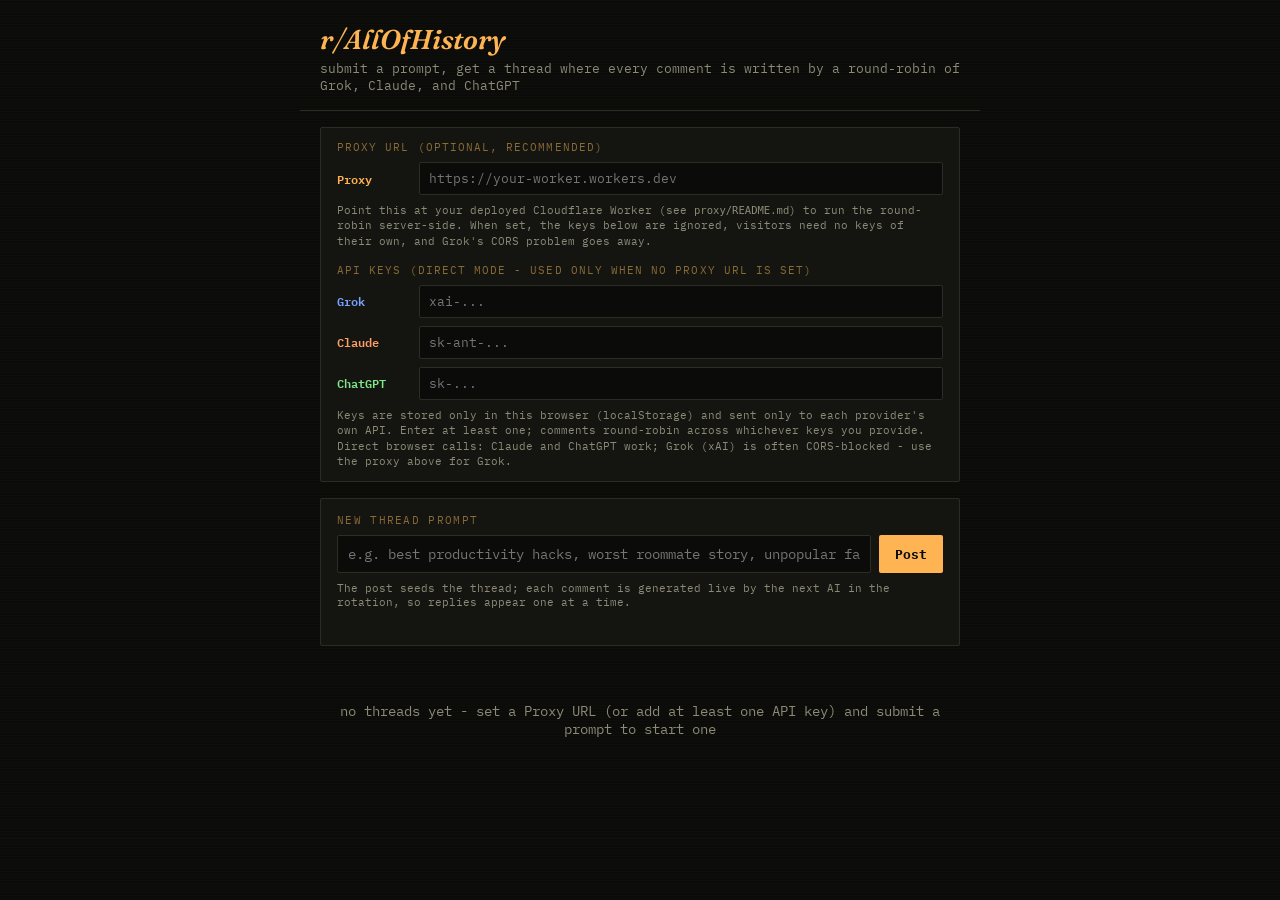
<file: artifacts/allofhistory-pwa/index.html>
<!DOCTYPE html>
<html lang="en">
<head>
<meta charset="UTF-8">
<meta name="viewport" content="width=device-width, initial-scale=1.0, viewport-fit=cover">
<title>r/AllOfHistory</title>
<meta name="theme-color" content="#0b0c0a">
<meta name="description" content="Submit a prompt, get a fictional Reddit thread written by history's cast of characters - each comment generated by a round-robin of Grok, Claude, and ChatGPT.">
<link rel="manifest" href="manifest.json">
<link rel="icon" href="icons/icon-192.png">
<link rel="apple-touch-icon" href="icons/icon-192.png">
<link rel="preconnect" href="https://fonts.googleapis.com">
<link href="https://fonts.googleapis.com/css2?family=IBM+Plex+Mono:ital,wght@0,400;0,500;0,600;0,700;1,400&family=Fraunces:ital,wght@1,600&display=swap" rel="stylesheet">
<style>
  :root{
    --bg:#0b0c0a; --card:#141511; --line:#2b2c22;
    --amber:#ffb454; --amber-dim:#8a6a35; --ink:#e9e4d4; --dim:#8c8a77; --up:#ff7a45;
    --grok:#7aa2ff; --claude:#ff9e64; --chatgpt:#7ee787;
  }
  *{box-sizing:border-box;}
  body{
    margin:0;background:var(--bg);color:var(--ink);font-family:'IBM Plex Mono',monospace;
    background-image:repeating-linear-gradient(0deg, rgba(255,180,84,0.012) 0px, rgba(255,180,84,0.012) 1px, transparent 1px, transparent 3px);
    padding-bottom:env(safe-area-inset-bottom);
  }
  .wrap{max-width:680px;margin:0 auto;padding-bottom:60px;}
  header{padding:22px 20px 16px;border-bottom:1px solid var(--line);}
  .sub{font-family:'Fraunces',serif;font-style:italic;font-weight:600;font-size:1.7rem;color:var(--amber);}
  .desc{color:var(--dim);font-size:0.82rem;margin-top:4px;}

  .install-banner{
    display:none; margin:14px 20px 0; padding:10px 14px; border:1px solid var(--amber-dim);
    background:rgba(255,180,84,0.06); border-radius:2px; font-size:0.78rem; color:var(--ink);
    align-items:center; justify-content:space-between; gap:10px;
  }
  .install-banner.show{display:flex;}
  .install-btn{background:var(--amber); color:var(--bg); border:none; font-weight:700; font-family:inherit; font-size:0.74rem; padding:6px 12px; border-radius:2px; cursor:pointer; white-space:nowrap;}

  .keybox{margin:16px 20px 0; padding:12px 16px; border:1px solid var(--line); background:var(--card); border-radius:2px;}
  .keybox .klabel{font-size:0.66rem; letter-spacing:0.1em; text-transform:uppercase; color:var(--amber-dim); margin-bottom:8px;}
  .keyrow{display:flex; align-items:center; gap:8px; margin-bottom:8px;}
  .keyrow .tag{flex:0 0 74px; font-size:0.72rem; font-weight:600;}
  .keyrow.grok .tag{color:var(--grok);}
  .keyrow.claude .tag{color:var(--claude);}
  .keyrow.chatgpt .tag{color:var(--chatgpt);}
  .keybox input{flex:1; min-width:0; background:var(--bg); border:1px solid var(--line); color:var(--ink); font-family:inherit; font-size:0.8rem; padding:7px 9px; border-radius:2px;}
  .keybox input:focus{outline:none; border-color:var(--amber);}
  .keybox .note{font-size:0.66rem; color:var(--dim); margin-top:6px; line-height:1.45;}

  .composer{margin:16px 20px; padding:14px 16px; border:1px solid var(--line); background:var(--card); border-radius:2px;}
  .label{font-size:0.68rem; letter-spacing:0.12em; text-transform:uppercase; color:var(--amber-dim); margin-bottom:8px;}
  .inputrow{display:flex; gap:8px;}
  .input{flex:1; background:var(--bg); border:1px solid var(--line); color:var(--ink); font-family:inherit; font-size:0.88rem; padding:9px 10px; border-radius:2px;}
  .input:focus{outline:none; border-color:var(--amber);}
  .btn{background:var(--amber); color:var(--bg); border:none; font-weight:700; font-family:inherit; font-size:0.82rem; padding:0 16px; border-radius:2px; cursor:pointer;}
  .btn:disabled{opacity:0.5; cursor:default;}
  .btn:hover:not(:disabled){background:#ffc57a;}
  .hint{color:var(--dim); font-size:0.7rem; margin-top:8px;}
  .error{color:#ff7a7a; font-size:0.78rem; margin-top:10px; white-space:pre-wrap;}
  .status{color:var(--amber-dim); font-size:0.74rem; margin-top:10px; min-height:1em;}

  .post{border-bottom:1px solid var(--line); padding:16px 20px; display:flex; gap:12px;}
  .votes{flex:0 0 auto; width:34px; text-align:center; padding-top:2px;}
  .arrow{color:var(--dim); font-size:0.9rem; line-height:1;}
  .arrow.up{color:var(--up);}
  .n{font-size:0.8rem; font-weight:600; color:var(--amber); margin:3px 0;}
  .col{flex:1; min-width:0;}
  .meta{font-size:0.72rem; color:var(--dim); margin-bottom:4px;}
  .meta b{color:var(--ink);}
  .flair{display:inline-block; background:var(--amber-dim); color:var(--bg); font-size:0.62rem; font-weight:700; padding:1px 6px; border-radius:3px; margin-right:6px; text-transform:uppercase; letter-spacing:0.04em;}
  .title{font-weight:600; font-size:1.02rem; margin-bottom:6px; line-height:1.35;}
  .postbody{font-size:0.9rem; line-height:1.5;}
  .stats{margin-top:10px; font-size:0.74rem; color:var(--dim); display:flex; gap:16px;}

  .comments{margin-top:14px; padding-left:14px; border-left:1px solid var(--line);}
  .comment{margin-top:12px; display:flex; gap:8px; animation:fadeIn .45s ease both;}
  @keyframes fadeIn{ from{opacity:0; transform:translateY(6px);} to{opacity:1; transform:none;} }
  .comment .votes{width:26px;}
  .comment .n{font-size:0.68rem;}
  .cuser{font-size:0.76rem; color:var(--amber); font-weight:600;}
  .cmeta{color:var(--dim); font-weight:400; font-size:0.68rem;}
  .ctext{font-size:0.85rem; line-height:1.45; margin-top:2px;}
  .creplies{margin-top:6px;}
  .creply{margin-left:20px; padding-left:12px; border-left:1px solid var(--line);}
  .cactions{font-size:0.66rem; color:var(--dim); margin-top:3px;}
  .badge{display:inline-block; font-size:0.6rem; font-weight:700; padding:0 5px; border-radius:3px; margin-left:6px; text-transform:uppercase; letter-spacing:0.03em; vertical-align:middle;}
  .badge.grok{background:var(--grok); color:var(--bg);}
  .badge.claude{background:var(--claude); color:var(--bg);}
  .badge.chatgpt{background:var(--chatgpt); color:var(--bg);}
  .badge.gag{background:transparent; color:var(--dim); border:1px solid var(--line);}

  .typing{margin-top:12px; font-size:0.76rem; color:var(--amber-dim); font-style:italic;}
  .typing .dots::after{content:''; animation:dots 1.2s steps(4,end) infinite;}
  @keyframes dots{ 0%{content:'';} 25%{content:'.';} 50%{content:'..';} 75%{content:'...';} }

  .empty{padding:40px 20px; color:var(--dim); font-size:0.85rem; text-align:center;}
</style>
</head>
<body>
<div class="wrap">
  <header>
    <div class="sub">r/AllOfHistory</div>
    <div class="desc">submit a prompt, get a thread where every comment is written by a round-robin of Grok, Claude, and ChatGPT</div>
  </header>

  <div class="install-banner" id="installBanner">
    <span>Install this as an app for one-tap access.</span>
    <button class="install-btn" id="installBtn">Install</button>
  </div>

  <div class="keybox">
    <div class="klabel">Proxy URL (optional, recommended)</div>
    <div class="keyrow"><span class="tag" style="color:var(--amber)">Proxy</span><input id="proxyUrl" type="text" placeholder="https://your-worker.workers.dev" autocomplete="off"></div>
    <div class="note" style="margin-bottom:14px">
      Point this at your deployed Cloudflare Worker (see <code>proxy/README.md</code>) to run the round-robin server-side.
      When set, the keys below are ignored, visitors need no keys of their own, and Grok's CORS problem goes away.
    </div>
    <div class="klabel">API Keys (direct mode - used only when no Proxy URL is set)</div>
    <div class="keyrow grok"><span class="tag">Grok</span><input id="keyGrok" type="password" placeholder="xai-..." autocomplete="off"></div>
    <div class="keyrow claude"><span class="tag">Claude</span><input id="keyClaude" type="password" placeholder="sk-ant-..." autocomplete="off"></div>
    <div class="keyrow chatgpt"><span class="tag">ChatGPT</span><input id="keyOpenai" type="password" placeholder="sk-..." autocomplete="off"></div>
    <div class="note">
      Keys are stored only in this browser (localStorage) and sent only to each provider's own API.
      Enter at least one; comments round-robin across whichever keys you provide.
      Direct browser calls: Claude and ChatGPT work; Grok (xAI) is often CORS-blocked - use the proxy above for Grok.
    </div>
  </div>

  <div class="composer">
    <div class="label">New Thread Prompt</div>
    <div class="inputrow">
      <input class="input" id="promptInput" type="text" placeholder="e.g. best productivity hacks, worst roommate story, unpopular fashion opinions...">
      <button class="btn" id="postBtn">Post</button>
    </div>
    <div class="hint">The post seeds the thread; each comment is generated live by the next AI in the rotation, so replies appear one at a time.</div>
    <div class="status" id="statusMsg"></div>
    <div class="error" id="errorMsg" style="display:none;"></div>
  </div>

  <div id="feed">
    <div class="empty" id="emptyState">no threads yet - set a Proxy URL (or add at least one API key) and submit a prompt to start one</div>
  </div>
</div>

<script>
// ---- Providers (round-robin). Model IDs are editable defaults. ----
const PROVIDERS = [
  { id:"grok",    name:"Grok",    kind:"openai",    model:"grok-3",
    endpoint:"https://api.x.ai/v1/chat/completions", keyEl:"keyGrok",   store:"aoh_key_grok" },
  { id:"claude",  name:"Claude",  kind:"anthropic", model:"claude-opus-4-8",
    endpoint:"https://api.anthropic.com/v1/messages", keyEl:"keyClaude", store:"aoh_key_claude" },
  { id:"chatgpt", name:"ChatGPT", kind:"openai",    model:"gpt-4o",
    endpoint:"https://api.openai.com/v1/chat/completions", keyEl:"keyOpenai", store:"aoh_key_openai" },
];

const AI_COMMENTS = 5; // number of AI-generated comments per thread (Columbus is scripted, extra)

const SYSTEM =
`You are writing one turn of a fictional, satirical Reddit thread on "r/AllOfHistory", a subreddit where historical, legendary, and mythical figures post as contemporaries in one shared timeline. This is a comedy writing exercise, not a factual record.

Rules:
- Stay in character. Ground everything in the figure's real, documented personality, achievements, feuds, and quirks. Specific and character-true, not generic.
- Never build humor on atrocity, genocide, slavery, terrorism, violent conquest, or oppression, and do not feature figures whose primary legacy is such. If the topic points there, steer to a safe adjacent angle.
- Keep it affectionate, not mean-spirited or bigoted. No slurs, no stereotypes.
- Do not put fabricated quotes in a real figure's mouth that could be mistaken for something they actually said or wrote. Keep it clearly satirical.
- Figures should interact with each other, drawing on real historical rivalries, alliances, and influences.
- Reply with ONLY a single JSON object. No markdown fences, no preamble, no trailing text.`;

const COLUMBUS = { figure:"Christopher Columbus", handle:"u/columbus_1492", text:"First!", gag:true, replyTo:"" };

// ---- element refs ----
const promptInput = document.getElementById("promptInput");
const postBtn = document.getElementById("postBtn");
const errorMsg = document.getElementById("errorMsg");
const statusMsg = document.getElementById("statusMsg");
const feed = document.getElementById("feed");
const emptyState = document.getElementById("emptyState");

// ---- key + proxy persistence ----
PROVIDERS.forEach(p => {
  const el = document.getElementById(p.keyEl);
  el.value = localStorage.getItem(p.store) || "";
  el.addEventListener("change", () => localStorage.setItem(p.store, el.value.trim()));
});
const proxyEl = document.getElementById("proxyUrl");
proxyEl.value = localStorage.getItem("aoh_proxy_url") || "";
proxyEl.addEventListener("change", () => localStorage.setItem("aoh_proxy_url", proxyEl.value.trim()));
function proxyBase(){ const v = (proxyEl.value || "").trim(); return v ? v.replace(/\/+$/, "") : ""; }

function activeKeyProviders(){
  return PROVIDERS
    .map(p => ({ ...p, key: (document.getElementById(p.keyEl).value || "").trim() }))
    .filter(p => p.key);
}
// Resolve the rotation: proxy mode (server holds keys) or direct key mode.
async function resolveProviders(){
  const base = proxyBase();
  if (base){
    const r = await fetch(base + "/providers");
    if (!r.ok) throw new Error("proxy /providers returned " + r.status);
    const d = await r.json();
    return (d.providers || [])
      .map(id => PROVIDERS.find(p => p.id === id))
      .filter(Boolean)
      .map(p => ({ ...p, proxy: base }));
  }
  return activeKeyProviders();
}

// ---- helpers ----
const sleep = (ms) => new Promise(r => setTimeout(r, ms));
function escapeHtml(str){ const d=document.createElement("div"); d.textContent = str==null?"":String(str); return d.innerHTML; }
function jitter(base, spread){ return Math.round(base + (Math.random()*2-1)*spread); }
function ago(min){
  min = Math.max(1, Math.round(min));
  if (min < 60) return min + "m ago";
  const h = Math.round(min/60);
  if (h < 24) return h + "h ago";
  return Math.round(h/24) + "d ago";
}
function fakeVotes(){
  const n = Math.random();
  if (n < 0.4) return (Math.floor(Math.random()*900)+50) + "";
  return (Math.random()*40+1).toFixed(1) + "K";
}
function parseJson(text){
  let s = text.replace(/```json/gi, "").replace(/```/g, "").trim();
  const a = s.indexOf("{"), b = s.lastIndexOf("}");
  if (a !== -1 && b !== -1 && b > a) s = s.slice(a, b+1);
  return JSON.parse(s);
}

async function callProvider(p, system, user, maxTokens){
  let res;
  if (p.proxy){
    res = await fetch(p.proxy + "/chat", {
      method:"POST",
      headers:{ "Content-Type":"application/json" },
      body: JSON.stringify({ provider: p.id, system, user, max_tokens: maxTokens })
    });
    const d = await res.json().catch(() => ({}));
    if (!res.ok) throw new Error(p.name + " " + res.status + ": " + String(d.error || "").slice(0,180));
    if (!d.text) throw new Error(p.name + ": empty proxy response");
    return d.text;
  }
  if (p.kind === "anthropic"){
    res = await fetch(p.endpoint, {
      method:"POST",
      headers:{
        "Content-Type":"application/json",
        "x-api-key": p.key,
        "anthropic-version":"2023-06-01",
        "anthropic-dangerous-direct-browser-access":"true"
      },
      body: JSON.stringify({
        model: p.model, max_tokens: maxTokens,
        system, messages:[{ role:"user", content:user }]
      })
    });
    if (!res.ok) throw new Error(p.name + " " + res.status + ": " + (await res.text()).slice(0,180));
    const d = await res.json();
    const t = (d.content || []).find(b => b.type === "text");
    if (!t) throw new Error(p.name + ": no text in response");
    return t.text;
  } else {
    // OpenAI-compatible (Grok + ChatGPT)
    res = await fetch(p.endpoint, {
      method:"POST",
      headers:{
        "Content-Type":"application/json",
        "Authorization": "Bearer " + p.key
      },
      body: JSON.stringify({
        model: p.model, max_tokens: maxTokens,
        messages:[{ role:"system", content:system }, { role:"user", content:user }]
      })
    });
    if (!res.ok) throw new Error(p.name + " " + res.status + ": " + (await res.text()).slice(0,180));
    const d = await res.json();
    const c = d.choices && d.choices[0] && d.choices[0].message && d.choices[0].message.content;
    if (!c) throw new Error(p.name + ": no content in response");
    return c;
  }
}

// ---- rendering ----
const nodeByHandle = {}; // top-level handle -> { repliesEl }

function renderPost(post, ageMin){
  feed.innerHTML = "";
  Object.keys(nodeByHandle).forEach(k => delete nodeByHandle[k]);
  const el = document.createElement("div");
  el.className = "post";
  el.innerHTML =
    '<div class="votes"><div class="arrow up">&#9650;</div><div class="n">'+escapeHtml(fakeVotes())+'</div><div class="arrow">&#9660;</div></div>' +
    '<div class="col">' +
      '<div class="meta"><span class="flair">'+escapeHtml(post.flair||"Post")+'</span><b>'+escapeHtml(post.handle||"u/anon")+'</b> &middot; '+escapeHtml(post.figure||"")+' &middot; '+escapeHtml(ago(ageMin))+'</div>' +
      '<div class="title">'+escapeHtml(post.title||"")+'</div>' +
      '<div class="postbody">'+escapeHtml(post.body||"")+'</div>' +
      '<div class="stats"><span id="cCount">0 comments</span><span>share</span><span>save</span></div>' +
      '<div class="comments" id="commentsRoot"></div>' +
    '</div>';
  feed.appendChild(el);
}

function badgeFor(c){
  if (c.gag) return '<span class="badge gag">running gag</span>';
  if (c.provider) return '<span class="badge '+c.provider.id+'">'+escapeHtml(c.provider.name)+'</span>';
  return "";
}

function commentInner(c, ageMin){
  return (
    '<div class="votes"><div class="arrow up">&#9650;</div><div class="n">'+escapeHtml(fakeVotes())+'</div></div>' +
    '<div class="col">' +
      '<div class="cuser">'+escapeHtml(c.handle||"u/anon")+' '+badgeFor(c)+'<span class="cmeta"> &middot; '+escapeHtml(c.figure||"")+' &middot; '+escapeHtml(ago(ageMin))+'</span></div>' +
      '<div class="ctext">'+escapeHtml(c.text||"")+'</div>' +
      '<div class="cactions">reply &middot; award &middot; report</div>' +
      '<div class="creplies"></div>' +
    '</div>'
  );
}

function addComment(c, ageMin){
  const root = document.getElementById("commentsRoot");
  const el = document.createElement("div");
  el.className = "comment";
  el.innerHTML = commentInner(c, ageMin);

  const parent = c.replyTo && nodeByHandle[c.replyTo];
  if (parent){
    el.classList.add("creply");
    parent.repliesEl.appendChild(el);
  } else {
    root.appendChild(el);
    nodeByHandle[c.handle] = { repliesEl: el.querySelector(".creplies") };
  }
  const cc = document.getElementById("cCount");
  if (cc){ const n = (parseInt(cc.dataset.n||"0",10)+1); cc.dataset.n = n; cc.textContent = n + (n===1?" comment":" comments"); }
}

function showTyping(name){
  const root = document.getElementById("commentsRoot");
  const t = document.createElement("div");
  t.className = "typing"; t.id = "typingNow";
  t.innerHTML = escapeHtml(name) + ' is writing<span class="dots"></span>';
  root.appendChild(t);
}
function clearTyping(){ const t = document.getElementById("typingNow"); if (t) t.remove(); }

// ---- main flow ----
async function generate(){
  errorMsg.style.display = "none"; errorMsg.textContent = "";
  const prompt = promptInput.value.trim();
  if (!prompt) return;

  let providers;
  try {
    providers = await resolveProviders();
  } catch (e){
    errorMsg.textContent = "Proxy error: " + e.message + " (check the Proxy URL, or clear it to use direct keys).";
    errorMsg.style.display = "block"; return;
  }
  if (!providers.length){
    errorMsg.textContent = proxyBase()
      ? "The proxy has no providers configured. Set at least one key with `wrangler secret put`."
      : "Add at least one API key (Grok, Claude, or ChatGPT) above, or set a Proxy URL.";
    errorMsg.style.display = "block"; return;
  }

  postBtn.disabled = true; postBtn.textContent = "...";
  emptyState.style.display = "none";
  const names = providers.map(p=>p.name).join(" -> ");
  statusMsg.textContent = "Rotation: " + names + ". Writing the post...";

  let rot = 0;
  const next = () => providers[rot++ % providers.length];

  try {
    // 1) Post
    const postProvider = next();
    const postUser =
      "Topic for the thread: " + prompt + "\n\n" +
      'Write the ORIGINAL POST as one historical, legendary, or mythical figure. ' +
      'Return JSON exactly: {"flair":"short label like AITA, Unpopular Opinion, LPT, Advice, Update, Shower Thought, Vent","figure":"Figure Name","handle":"u/handle_in_snake_case","title":"punchy in-character title","body":"1-4 sentences"}';
    const post = parseJson(await callProvider(postProvider, SYSTEM, postUser, 700));

    const postAge = jitter(360, 90); // ~6h
    renderPost(post, postAge);

    // 2) Columbus scripted "First!" (oldest comment)
    const comments = [];
    let curAge = jitter(postAge - 25, 8);
    addComment(COLUMBUS, curAge);
    comments.push(COLUMBUS);
    await sleep(jitter(350, 120));

    // 3) Round-robin AI comments, appearing one at a time with cadence
    for (let i = 0; i < AI_COMMENTS; i++){
      const p = next();
      statusMsg.textContent = "Rotation: " + names + ". " + p.name + " is replying (" + (i+1) + "/" + AI_COMMENTS + ")...";
      showTyping(p.name);

      const priorLines = comments.map(c => c.handle + " (" + c.figure + "): " + c.text).join("\n");
      let extra;
      if (i === 0){
        extra = 'Write a comment as a DIFFERENT historical or legendary figure who replies to u/columbus_1492, dunking on the empty "First!" boast (he was not first to the Americas). Keep it about the boast only - no colonial-violence humor. Set "replyTo":"u/columbus_1492".';
      } else {
        extra = 'Write the NEXT single comment as a DIFFERENT figure who has not commented yet if possible. Make it interact: it may reply to a specific earlier commenter by setting "replyTo" to their handle, or use "" for a new top-level comment.';
      }
      const commentUser =
        "This is the r/AllOfHistory thread so far.\n\n" +
        "POST by " + (post.handle||"u/anon") + " (" + (post.figure||"") + "): " + (post.title||"") + " - " + (post.body||"") + "\n\n" +
        "Comments so far:\n" + priorLines + "\n\n" + extra + "\n" +
        'Return JSON exactly: {"figure":"Figure Name","handle":"u/handle_in_snake_case","text":"the comment, 1-3 sentences","replyTo":"a handle from above, or empty string"}';

      let c;
      try {
        c = parseJson(await callProvider(p, SYSTEM, commentUser, 400));
      } catch (e){
        clearTyping();
        statusMsg.textContent = p.name + " failed (" + e.message + "). Continuing with the rest of the rotation...";
        await sleep(600);
        continue;
      }
      c.provider = { id: p.id, name: p.name };
      if (c.replyTo && !nodeByHandle[c.replyTo]) c.replyTo = ""; // only nest under a real top-level comment

      clearTyping();
      curAge = Math.max(3, jitter(curAge * 0.6, 6));
      addComment(c, curAge);
      comments.push(c);
      await sleep(jitter(500, 200)); // deliberate cadence between arrivals
    }

    statusMsg.textContent = "Done - " + comments.length + " comments across " + providers.length + " model" + (providers.length>1?"s":"") + ".";
    promptInput.value = "";
  } catch (e){
    errorMsg.textContent = "Couldn't build that thread: " + e.message;
    errorMsg.style.display = "block";
    statusMsg.textContent = "";
    if (!document.getElementById("commentsRoot")) emptyState.style.display = "block";
  } finally {
    postBtn.disabled = false; postBtn.textContent = "Post";
  }
}

postBtn.addEventListener("click", generate);
promptInput.addEventListener("keydown", (e) => { if (e.key === "Enter") generate(); });

// ---- PWA install prompt ----
let deferredPrompt;
const installBanner = document.getElementById("installBanner");
const installBtn = document.getElementById("installBtn");
window.addEventListener("beforeinstallprompt", (e) => { e.preventDefault(); deferredPrompt = e; installBanner.classList.add("show"); });
installBtn.addEventListener("click", async () => { if (!deferredPrompt) return; deferredPrompt.prompt(); await deferredPrompt.userChoice; deferredPrompt = null; installBanner.classList.remove("show"); });
window.addEventListener("appinstalled", () => installBanner.classList.remove("show"));

// ---- Service worker ----
if ("serviceWorker" in navigator){
  window.addEventListener("load", () => { navigator.serviceWorker.register("sw.js").catch(() => {}); });
}
</script>
</body>
</html>
</file>
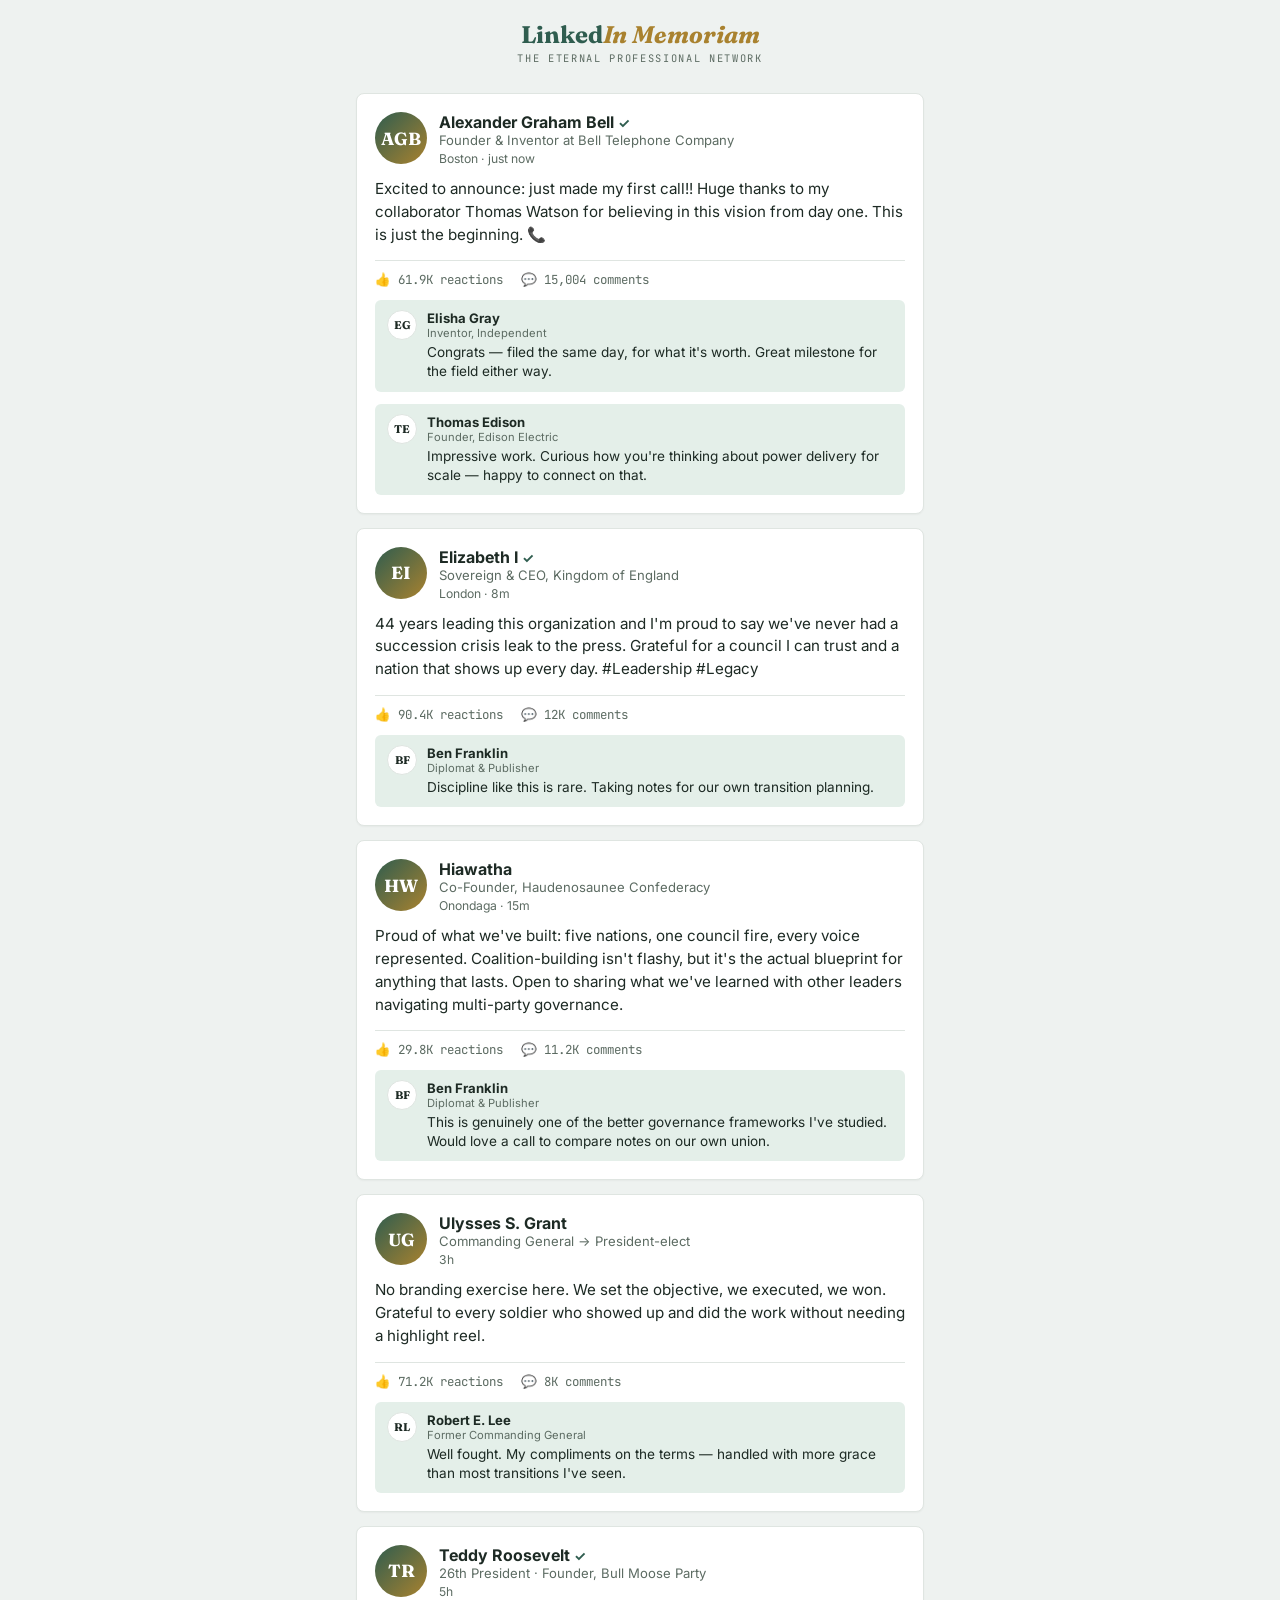
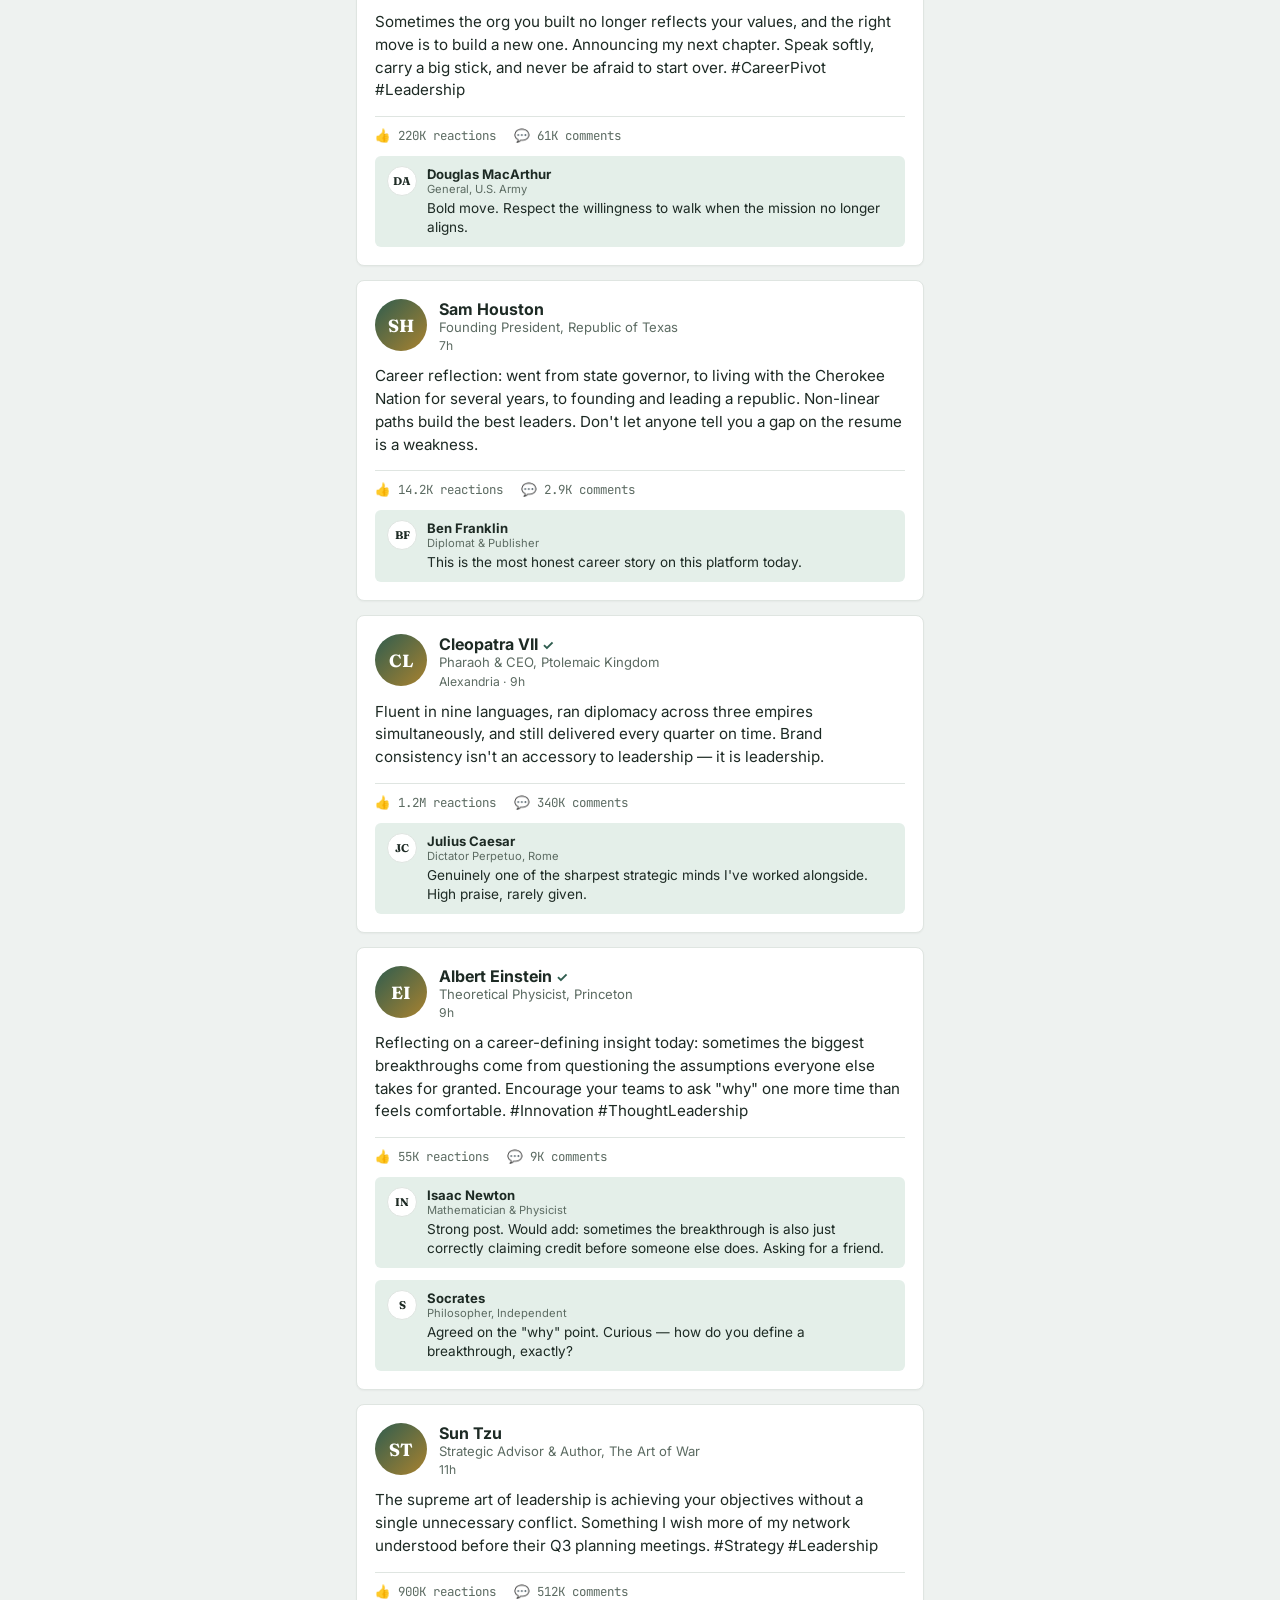
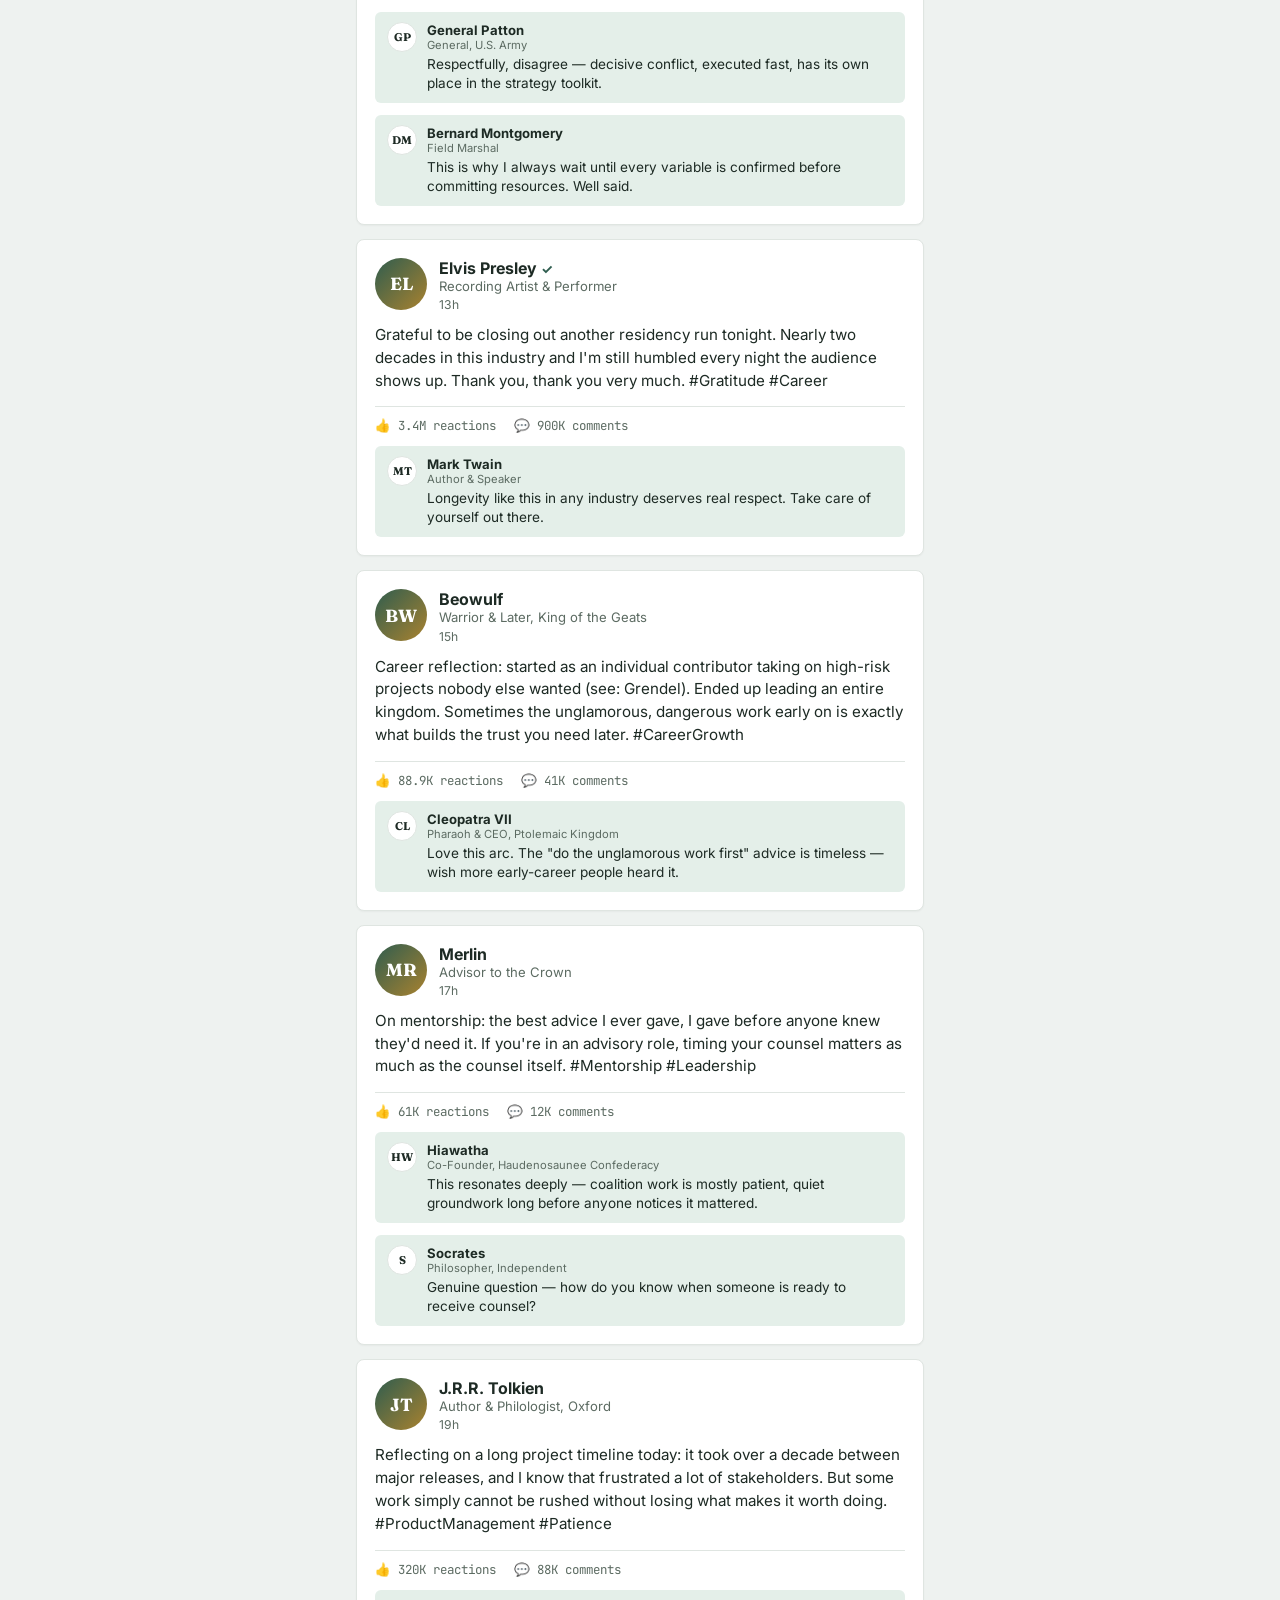
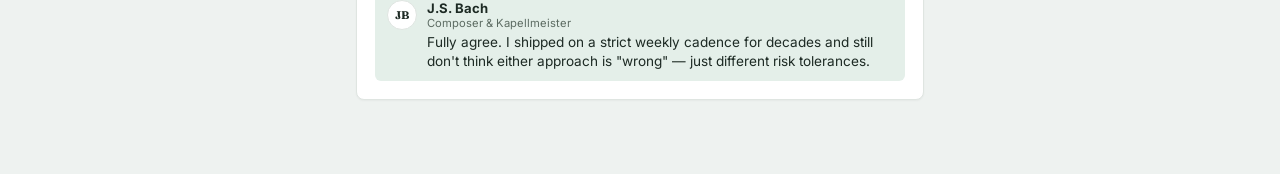
<file: artifacts/eternal-feed-linkedin.html>
<!DOCTYPE html>
<html lang="en">
<head>
<meta charset="UTF-8">
<meta name="viewport" content="width=device-width, initial-scale=1.0">
<title>LinkedIn — Eternal Professional Network</title>
<link rel="preconnect" href="https://fonts.googleapis.com">
<link href="https://fonts.googleapis.com/css2?family=Fraunces:ital,wght@0,700;1,600&family=Inter:wght@400;500;600;700&family=JetBrains+Mono:wght@400;500&display=swap" rel="stylesheet">
<style>
  :root{
    --bg:#eef2f0;
    --card:#ffffff;
    --line:#dfe5e1;
    --ink:#1d2a24;
    --dim:#5c6b62;
    --brand:#2f5d4f;
    --brand-lt:#e4efe9;
    --gold:#a9822f;
  }
  *{box-sizing:border-box;}
  body{margin:0;background:var(--bg);color:var(--ink);font-family:'Inter',sans-serif;}
  .wrap{max-width:600px;margin:0 auto;padding:0 0 60px;}
  header{padding:20px 20px 14px;text-align:center;}
  .logo{font-family:'Fraunces',serif;font-weight:700;font-size:1.5rem;color:var(--brand);}
  .logo span{font-style:italic;color:var(--gold);}
  .subtitle{font-family:'JetBrains Mono',monospace;font-size:0.65rem;letter-spacing:0.16em;text-transform:uppercase;color:var(--dim);margin-top:2px;}
  .post{background:var(--card);margin:14px 16px;border-radius:8px;border:1px solid var(--line);padding:18px;box-shadow:0 1px 2px rgba(0,0,0,0.04);}
  .head{display:flex;gap:12px;}
  .av{flex:0 0 auto;width:52px;height:52px;border-radius:50%;background:linear-gradient(135deg,var(--brand),var(--gold));color:#fff;display:flex;align-items:center;justify-content:center;font-family:'Fraunces',serif;font-weight:700;font-size:1.1rem;}
  .who{flex:1;min-width:0;}
  .name{font-weight:700;font-size:1rem;}
  .name .check{color:var(--brand);font-size:0.85rem;}
  .role{font-size:0.82rem;color:var(--dim);line-height:1.3;}
  .time{font-size:0.76rem;color:var(--dim);margin-top:2px;}
  .body{margin-top:12px;font-size:0.95rem;line-height:1.5;}
  .stats{margin-top:14px;padding-top:10px;border-top:1px solid var(--line);display:flex;gap:18px;color:var(--dim);font-size:0.78rem;font-family:'JetBrains Mono',monospace;}
  .comment{margin-top:12px;padding:10px 12px;background:var(--brand-lt);border-radius:6px;display:flex;gap:10px;}
  .cav{flex:0 0 auto;width:30px;height:30px;border-radius:50%;background:var(--card);border:1px solid var(--line);display:flex;align-items:center;justify-content:center;font-family:'Fraunces',serif;font-weight:700;font-size:0.7rem;}
  .cname{font-weight:700;font-size:0.82rem;}
  .crole{font-size:0.7rem;color:var(--dim);}
  .ctext{font-size:0.85rem;margin-top:3px;line-height:1.4;}
</style>
</head>
<body>
<div class="wrap">
<header>
  <div class="logo">Linked<span>In Memoriam</span></div>
  <div class="subtitle">the eternal professional network</div>
</header>

<div class="post">
  <div class="head">
    <div class="av">AGB</div>
    <div class="who">
      <div class="name">Alexander Graham Bell <span class="check">✓</span></div>
      <div class="role">Founder & Inventor at Bell Telephone Company</div>
      <div class="time">Boston · just now</div>
    </div>
  </div>
  <div class="body">Excited to announce: just made my first call!! Huge thanks to my collaborator Thomas Watson for believing in this vision from day one. This is just the beginning. 📞</div>
  <div class="stats"><span>👍 61.9K reactions</span><span>💬 15,004 comments</span></div>
  <div class="comment">
    <div class="cav">EG</div>
    <div><div class="cname">Elisha Gray</div><div class="crole">Inventor, Independent</div><div class="ctext">Congrats — filed the same day, for what it's worth. Great milestone for the field either way.</div></div>
  </div>
  <div class="comment">
    <div class="cav">TE</div>
    <div><div class="cname">Thomas Edison</div><div class="crole">Founder, Edison Electric</div><div class="ctext">Impressive work. Curious how you're thinking about power delivery for scale — happy to connect on that.</div></div>
  </div>
</div>

<div class="post">
  <div class="head">
    <div class="av">EI</div>
    <div class="who">
      <div class="name">Elizabeth I <span class="check">✓</span></div>
      <div class="role">Sovereign & CEO, Kingdom of England</div>
      <div class="time">London · 8m</div>
    </div>
  </div>
  <div class="body">44 years leading this organization and I'm proud to say we've never had a succession crisis leak to the press. Grateful for a council I can trust and a nation that shows up every day. #Leadership #Legacy</div>
  <div class="stats"><span>👍 90.4K reactions</span><span>💬 12K comments</span></div>
  <div class="comment">
    <div class="cav">BF</div>
    <div><div class="cname">Ben Franklin</div><div class="crole">Diplomat & Publisher</div><div class="ctext">Discipline like this is rare. Taking notes for our own transition planning.</div></div>
  </div>
</div>

<div class="post">
  <div class="head">
    <div class="av">HW</div>
    <div class="who">
      <div class="name">Hiawatha</div>
      <div class="role">Co-Founder, Haudenosaunee Confederacy</div>
      <div class="time">Onondaga · 15m</div>
    </div>
  </div>
  <div class="body">Proud of what we've built: five nations, one council fire, every voice represented. Coalition-building isn't flashy, but it's the actual blueprint for anything that lasts. Open to sharing what we've learned with other leaders navigating multi-party governance.</div>
  <div class="stats"><span>👍 29.8K reactions</span><span>💬 11.2K comments</span></div>
  <div class="comment">
    <div class="cav">BF</div>
    <div><div class="cname">Ben Franklin</div><div class="crole">Diplomat & Publisher</div><div class="ctext">This is genuinely one of the better governance frameworks I've studied. Would love a call to compare notes on our own union.</div></div>
  </div>
</div>

<div class="post">
  <div class="head">
    <div class="av">UG</div>
    <div class="who">
      <div class="name">Ulysses S. Grant</div>
      <div class="role">Commanding General → President-elect</div>
      <div class="time">3h</div>
    </div>
  </div>
  <div class="body">No branding exercise here. We set the objective, we executed, we won. Grateful to every soldier who showed up and did the work without needing a highlight reel.</div>
  <div class="stats"><span>👍 71.2K reactions</span><span>💬 8K comments</span></div>
  <div class="comment">
    <div class="cav">RL</div>
    <div><div class="cname">Robert E. Lee</div><div class="crole">Former Commanding General</div><div class="ctext">Well fought. My compliments on the terms — handled with more grace than most transitions I've seen.</div></div>
  </div>
</div>

<div class="post">
  <div class="head">
    <div class="av">TR</div>
    <div class="who">
      <div class="name">Teddy Roosevelt <span class="check">✓</span></div>
      <div class="role">26th President · Founder, Bull Moose Party</div>
      <div class="time">5h</div>
    </div>
  </div>
  <div class="body">Sometimes the org you built no longer reflects your values, and the right move is to build a new one. Announcing my next chapter. Speak softly, carry a big stick, and never be afraid to start over. #CareerPivot #Leadership</div>
  <div class="stats"><span>👍 220K reactions</span><span>💬 61K comments</span></div>
  <div class="comment">
    <div class="cav">DA</div>
    <div><div class="cname">Douglas MacArthur</div><div class="crole">General, U.S. Army</div><div class="ctext">Bold move. Respect the willingness to walk when the mission no longer aligns.</div></div>
  </div>
</div>

<div class="post">
  <div class="head">
    <div class="av">SH</div>
    <div class="who">
      <div class="name">Sam Houston</div>
      <div class="role">Founding President, Republic of Texas</div>
      <div class="time">7h</div>
    </div>
  </div>
  <div class="body">Career reflection: went from state governor, to living with the Cherokee Nation for several years, to founding and leading a republic. Non-linear paths build the best leaders. Don't let anyone tell you a gap on the resume is a weakness.</div>
  <div class="stats"><span>👍 14.2K reactions</span><span>💬 2.9K comments</span></div>
  <div class="comment">
    <div class="cav">BF</div>
    <div><div class="cname">Ben Franklin</div><div class="crole">Diplomat & Publisher</div><div class="ctext">This is the most honest career story on this platform today.</div></div>
  </div>
</div>

<div class="post">
  <div class="head">
    <div class="av">CL</div>
    <div class="who">
      <div class="name">Cleopatra VII <span class="check">✓</span></div>
      <div class="role">Pharaoh & CEO, Ptolemaic Kingdom</div>
      <div class="time">Alexandria · 9h</div>
    </div>
  </div>
  <div class="body">Fluent in nine languages, ran diplomacy across three empires simultaneously, and still delivered every quarter on time. Brand consistency isn't an accessory to leadership — it is leadership.</div>
  <div class="stats"><span>👍 1.2M reactions</span><span>💬 340K comments</span></div>
  <div class="comment">
    <div class="cav">JC</div>
    <div><div class="cname">Julius Caesar</div><div class="crole">Dictator Perpetuo, Rome</div><div class="ctext">Genuinely one of the sharpest strategic minds I've worked alongside. High praise, rarely given.</div></div>
  </div>
</div>

<div class="post">
  <div class="head">
    <div class="av">EI</div>
    <div class="who">
      <div class="name">Albert Einstein <span class="check">✓</span></div>
      <div class="role">Theoretical Physicist, Princeton</div>
      <div class="time">9h</div>
    </div>
  </div>
  <div class="body">Reflecting on a career-defining insight today: sometimes the biggest breakthroughs come from questioning the assumptions everyone else takes for granted. Encourage your teams to ask "why" one more time than feels comfortable. #Innovation #ThoughtLeadership</div>
  <div class="stats"><span>👍 55K reactions</span><span>💬 9K comments</span></div>
  <div class="comment">
    <div class="cav">IN</div>
    <div><div class="cname">Isaac Newton</div><div class="crole">Mathematician & Physicist</div><div class="ctext">Strong post. Would add: sometimes the breakthrough is also just correctly claiming credit before someone else does. Asking for a friend.</div></div>
  </div>
  <div class="comment">
    <div class="cav">S</div>
    <div><div class="cname">Socrates</div><div class="crole">Philosopher, Independent</div><div class="ctext">Agreed on the "why" point. Curious — how do you define a breakthrough, exactly?</div></div>
  </div>
</div>

<div class="post">
  <div class="head">
    <div class="av">ST</div>
    <div class="who">
      <div class="name">Sun Tzu</div>
      <div class="role">Strategic Advisor & Author, The Art of War</div>
      <div class="time">11h</div>
    </div>
  </div>
  <div class="body">The supreme art of leadership is achieving your objectives without a single unnecessary conflict. Something I wish more of my network understood before their Q3 planning meetings. #Strategy #Leadership</div>
  <div class="stats"><span>👍 900K reactions</span><span>💬 512K comments</span></div>
  <div class="comment">
    <div class="cav">GP</div>
    <div><div class="cname">General Patton</div><div class="crole">General, U.S. Army</div><div class="ctext">Respectfully, disagree — decisive conflict, executed fast, has its own place in the strategy toolkit.</div></div>
  </div>
  <div class="comment">
    <div class="cav">DM</div>
    <div><div class="cname">Bernard Montgomery</div><div class="crole">Field Marshal</div><div class="ctext">This is why I always wait until every variable is confirmed before committing resources. Well said.</div></div>
  </div>
</div>

<div class="post">
  <div class="head">
    <div class="av">EL</div>
    <div class="who">
      <div class="name">Elvis Presley <span class="check">✓</span></div>
      <div class="role">Recording Artist & Performer</div>
      <div class="time">13h</div>
    </div>
  </div>
  <div class="body">Grateful to be closing out another residency run tonight. Nearly two decades in this industry and I'm still humbled every night the audience shows up. Thank you, thank you very much. #Gratitude #Career</div>
  <div class="stats"><span>👍 3.4M reactions</span><span>💬 900K comments</span></div>
  <div class="comment">
    <div class="cav">MT</div>
    <div><div class="cname">Mark Twain</div><div class="crole">Author & Speaker</div><div class="ctext">Longevity like this in any industry deserves real respect. Take care of yourself out there.</div></div>
  </div>
</div>

<div class="post">
  <div class="head">
    <div class="av">BW</div>
    <div class="who">
      <div class="name">Beowulf</div>
      <div class="role">Warrior & Later, King of the Geats</div>
      <div class="time">15h</div>
    </div>
  </div>
  <div class="body">Career reflection: started as an individual contributor taking on high-risk projects nobody else wanted (see: Grendel). Ended up leading an entire kingdom. Sometimes the unglamorous, dangerous work early on is exactly what builds the trust you need later. #CareerGrowth</div>
  <div class="stats"><span>👍 88.9K reactions</span><span>💬 41K comments</span></div>
  <div class="comment">
    <div class="cav">CL</div>
    <div><div class="cname">Cleopatra VII</div><div class="crole">Pharaoh & CEO, Ptolemaic Kingdom</div><div class="ctext">Love this arc. The "do the unglamorous work first" advice is timeless — wish more early-career people heard it.</div></div>
  </div>
</div>

<div class="post">
  <div class="head">
    <div class="av">MR</div>
    <div class="who">
      <div class="name">Merlin</div>
      <div class="role">Advisor to the Crown</div>
      <div class="time">17h</div>
    </div>
  </div>
  <div class="body">On mentorship: the best advice I ever gave, I gave before anyone knew they'd need it. If you're in an advisory role, timing your counsel matters as much as the counsel itself. #Mentorship #Leadership</div>
  <div class="stats"><span>👍 61K reactions</span><span>💬 12K comments</span></div>
  <div class="comment">
    <div class="cav">HW</div>
    <div><div class="cname">Hiawatha</div><div class="crole">Co-Founder, Haudenosaunee Confederacy</div><div class="ctext">This resonates deeply — coalition work is mostly patient, quiet groundwork long before anyone notices it mattered.</div></div>
  </div>
  <div class="comment">
    <div class="cav">S</div>
    <div><div class="cname">Socrates</div><div class="crole">Philosopher, Independent</div><div class="ctext">Genuine question — how do you know when someone is ready to receive counsel?</div></div>
  </div>
</div>

<div class="post">
  <div class="head">
    <div class="av">JT</div>
    <div class="who">
      <div class="name">J.R.R. Tolkien</div>
      <div class="role">Author & Philologist, Oxford</div>
      <div class="time">19h</div>
    </div>
  </div>
  <div class="body">Reflecting on a long project timeline today: it took over a decade between major releases, and I know that frustrated a lot of stakeholders. But some work simply cannot be rushed without losing what makes it worth doing. #ProductManagement #Patience</div>
  <div class="stats"><span>👍 320K reactions</span><span>💬 88K comments</span></div>
  <div class="comment">
    <div class="cav">JB</div>
    <div><div class="cname">J.S. Bach</div><div class="crole">Composer & Kapellmeister</div><div class="ctext">Fully agree. I shipped on a strict weekly cadence for decades and still don't think either approach is "wrong" — just different risk tolerances.</div></div>
  </div>
</div>

</div>
</body>
</html>
</file>
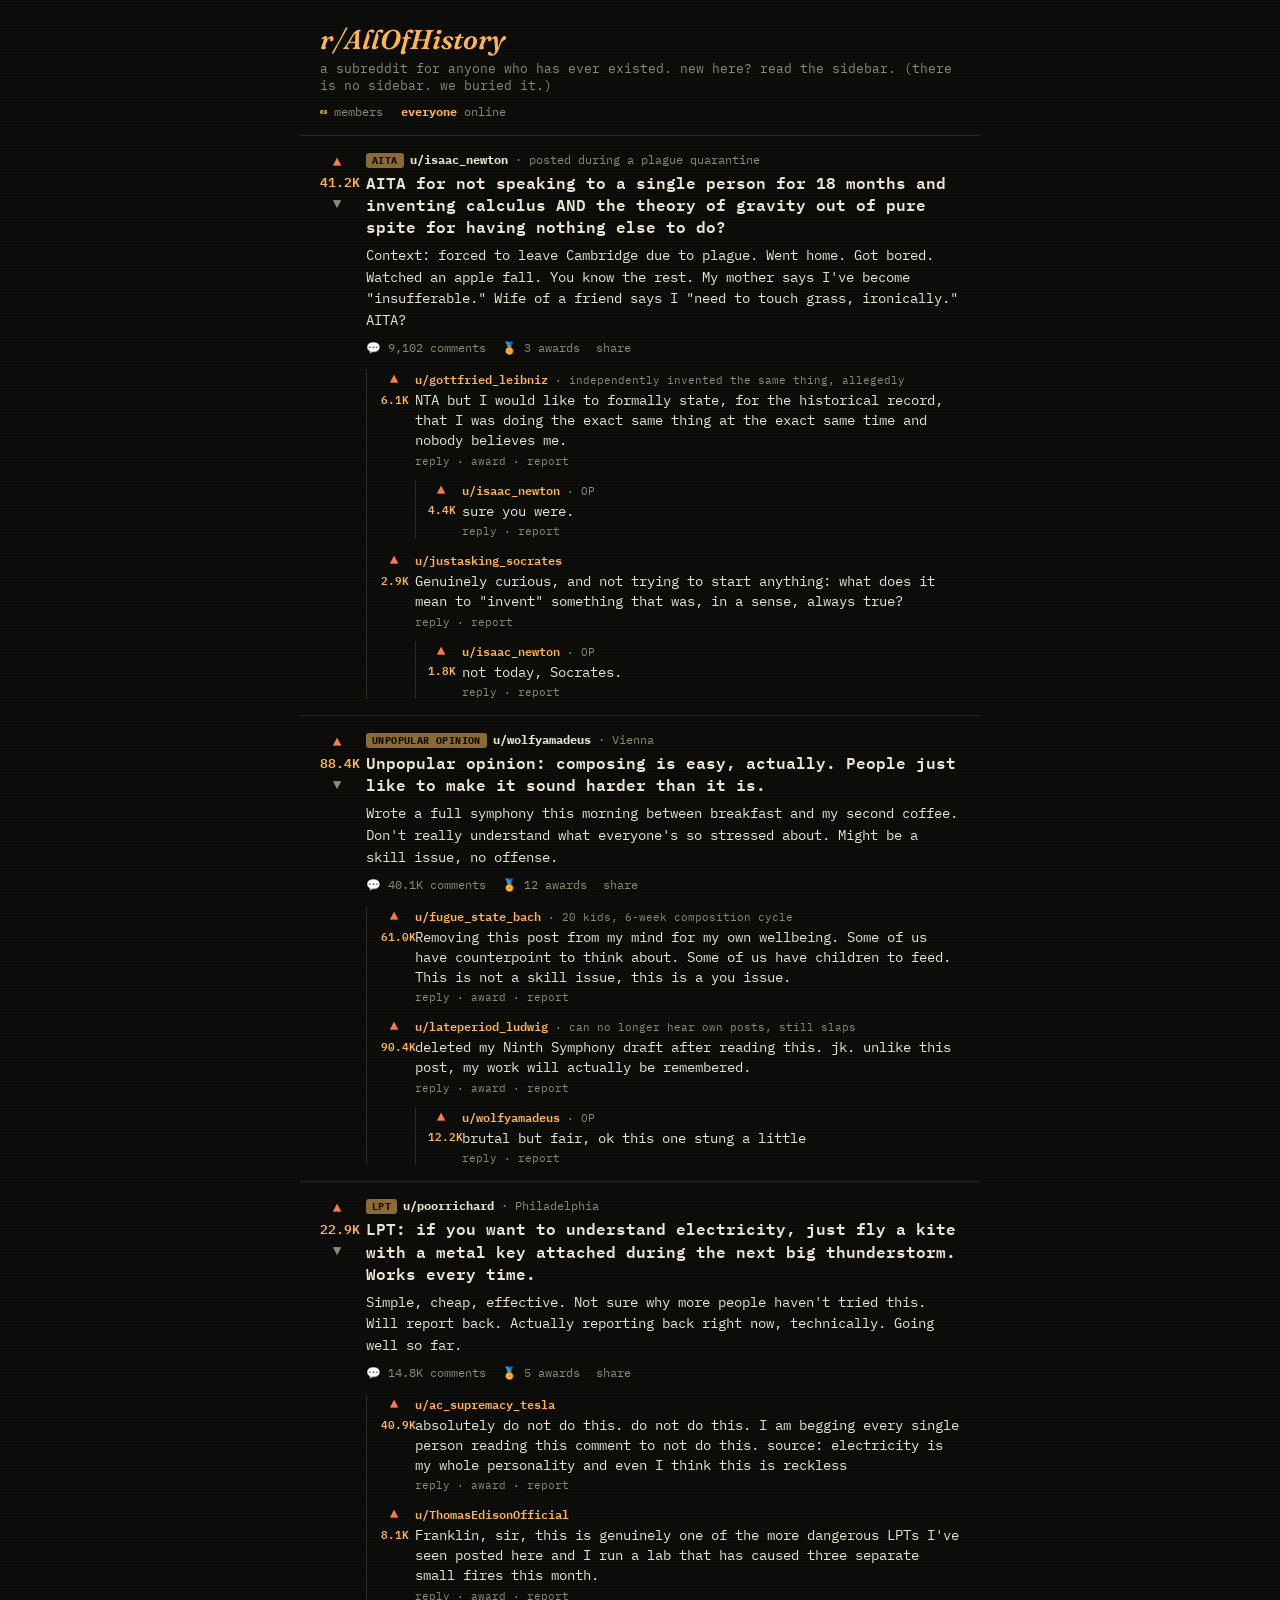
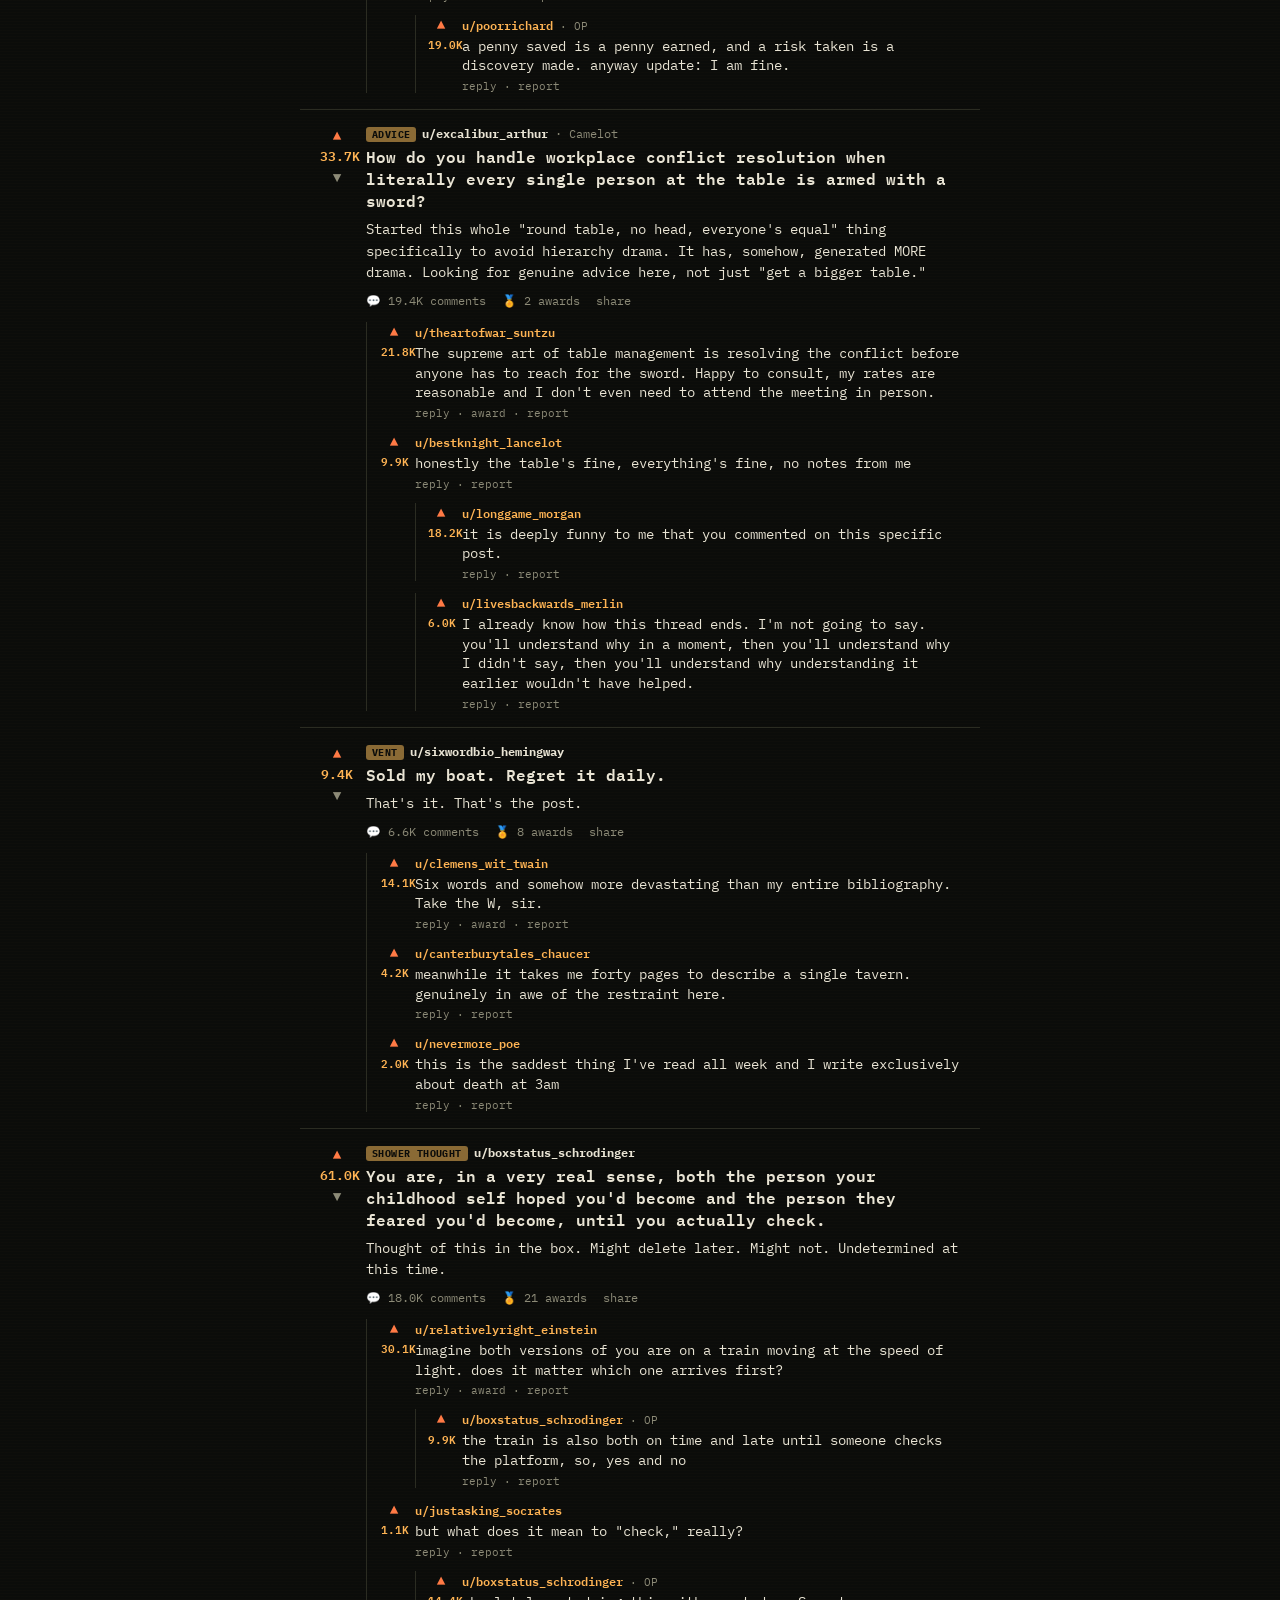
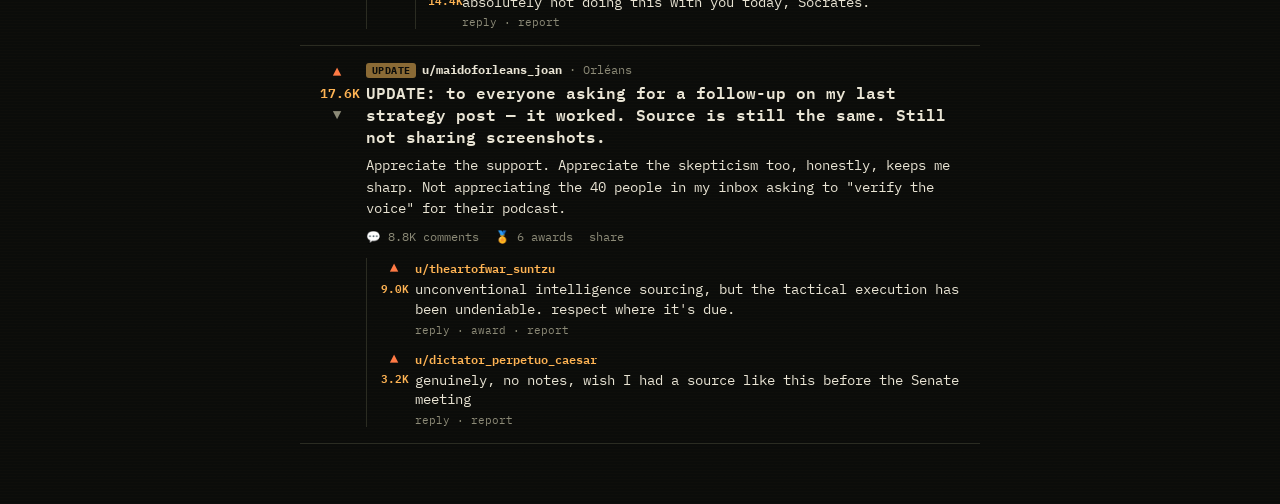
<file: artifacts/eternal-feed-reddit.html>
<!DOCTYPE html>
<html lang="en">
<head>
<meta charset="UTF-8">
<meta name="viewport" content="width=device-width, initial-scale=1.0">
<title>r/AllOfHistory</title>
<link rel="preconnect" href="https://fonts.googleapis.com">
<link href="https://fonts.googleapis.com/css2?family=IBM+Plex+Mono:ital,wght@0,400;0,500;0,600;0,700;1,400&family=Fraunces:ital,wght@1,600&display=swap" rel="stylesheet">
<style>
  :root{
    --bg:#0b0c0a;
    --card:#141511;
    --line:#2b2c22;
    --amber:#ffb454;
    --amber-dim:#8a6a35;
    --ink:#e9e4d4;
    --dim:#8c8a77;
    --up:#ff7a45;
    --down:#7aa2ff;
  }
  *{box-sizing:border-box;}
  body{
    margin:0;background:var(--bg);color:var(--ink);
    font-family:'IBM Plex Mono',monospace;
    background-image:repeating-linear-gradient(0deg, rgba(255,180,84,0.012) 0px, rgba(255,180,84,0.012) 1px, transparent 1px, transparent 3px);
  }
  .wrap{max-width:680px;margin:0 auto;padding-bottom:60px;}
  header{padding:22px 20px 16px;border-bottom:1px solid var(--line);}
  .sub{font-family:'Fraunces',serif;font-style:italic;font-weight:600;font-size:1.7rem;color:var(--amber);}
  .desc{color:var(--dim);font-size:0.82rem;margin-top:4px;}
  .barinfo{display:flex;gap:18px;margin-top:10px;font-size:0.72rem;color:var(--dim);}
  .barinfo b{color:var(--amber);}

  .post{border-bottom:1px solid var(--line);padding:16px 20px;display:flex;gap:12px;}
  .votes{flex:0 0 auto;width:34px;text-align:center;padding-top:2px;}
  .votes .arrow{color:var(--dim);font-size:0.9rem;line-height:1;}
  .votes .arrow.up{color:var(--up);}
  .votes .n{font-size:0.8rem;font-weight:600;color:var(--amber);margin:3px 0;}
  .col{flex:1;min-width:0;}
  .meta{font-size:0.72rem;color:var(--dim);margin-bottom:4px;}
  .meta b{color:var(--ink);}
  .flair{display:inline-block;background:var(--amber-dim);color:#0b0c0a;font-size:0.62rem;font-weight:700;padding:1px 6px;border-radius:3px;margin-right:6px;text-transform:uppercase;letter-spacing:0.04em;}
  .title{font-weight:600;font-size:1.02rem;margin-bottom:6px;line-height:1.35;}
  .body{font-size:0.9rem;line-height:1.5;color:var(--ink);}
  .stats{margin-top:10px;font-size:0.74rem;color:var(--dim);display:flex;gap:16px;}

  .comments{margin-top:14px;padding-left:14px;border-left:1px solid var(--line);}
  .comment{margin-top:12px;display:flex;gap:8px;}
  .comment .votes{width:26px;}
  .comment .n{font-size:0.68rem;}
  .cuser{font-size:0.76rem;color:var(--amber);font-weight:600;}
  .cflair{color:var(--dim);font-weight:400;font-size:0.68rem;}
  .ctext{font-size:0.85rem;line-height:1.45;margin-top:2px;}
  .creply{margin-left:34px;padding-left:12px;border-left:1px solid var(--line);}
  .cactions{font-size:0.66rem;color:var(--dim);margin-top:3px;}
</style>
</head>
<body>
<div class="wrap">
<header>
  <div class="sub">r/AllOfHistory</div>
  <div class="desc">a subreddit for anyone who has ever existed. new here? read the sidebar. (there is no sidebar. we buried it.)</div>
  <div class="barinfo"><span><b>∞</b> members</span><span><b>everyone</b> online</span></div>
</header>

<!-- POST 1 -->
<div class="post">
  <div class="votes"><div class="arrow up">▲</div><div class="n">41.2K</div><div class="arrow">▼</div></div>
  <div class="col">
    <div class="meta"><span class="flair">AITA</span><b>u/isaac_newton</b> · posted during a plague quarantine</div>
    <div class="title">AITA for not speaking to a single person for 18 months and inventing calculus AND the theory of gravity out of pure spite for having nothing else to do?</div>
    <div class="body">Context: forced to leave Cambridge due to plague. Went home. Got bored. Watched an apple fall. You know the rest. My mother says I've become "insufferable." Wife of a friend says I "need to touch grass, ironically." AITA?</div>
    <div class="stats"><span>💬 9,102 comments</span><span>🏅 3 awards</span><span>share</span></div>

    <div class="comments">
      <div class="comment">
        <div class="votes"><div class="arrow up">▲</div><div class="n">6.1K</div></div>
        <div><div class="cuser">u/gottfried_leibniz <span class="cflair">· independently invented the same thing, allegedly</span></div>
          <div class="ctext">NTA but I would like to formally state, for the historical record, that I was doing the exact same thing at the exact same time and nobody believes me.</div>
          <div class="cactions">reply · award · report</div>
        </div>
      </div>
      <div class="creply">
        <div class="comment">
          <div class="votes"><div class="arrow up">▲</div><div class="n">4.4K</div></div>
          <div><div class="cuser">u/isaac_newton <span class="cflair">· OP</span></div>
            <div class="ctext">sure you were.</div>
            <div class="cactions">reply · report</div>
          </div>
        </div>
      </div>
      <div class="comment">
        <div class="votes"><div class="arrow up">▲</div><div class="n">2.9K</div></div>
        <div><div class="cuser">u/justasking_socrates</div>
          <div class="ctext">Genuinely curious, and not trying to start anything: what does it mean to "invent" something that was, in a sense, always true?</div>
          <div class="cactions">reply · report</div>
        </div>
      </div>
      <div class="creply">
        <div class="comment">
          <div class="votes"><div class="arrow up">▲</div><div class="n">1.8K</div></div>
          <div><div class="cuser">u/isaac_newton <span class="cflair">· OP</span></div>
            <div class="ctext">not today, Socrates.</div>
            <div class="cactions">reply · report</div>
          </div>
        </div>
      </div>
    </div>
  </div>
</div>

<!-- POST 2 -->
<div class="post">
  <div class="votes"><div class="arrow up">▲</div><div class="n">88.4K</div><div class="arrow">▼</div></div>
  <div class="col">
    <div class="meta"><span class="flair">Unpopular Opinion</span><b>u/wolfyamadeus</b> · Vienna</div>
    <div class="title">Unpopular opinion: composing is easy, actually. People just like to make it sound harder than it is.</div>
    <div class="body">Wrote a full symphony this morning between breakfast and my second coffee. Don't really understand what everyone's so stressed about. Might be a skill issue, no offense.</div>
    <div class="stats"><span>💬 40.1K comments</span><span>🏅 12 awards</span><span>share</span></div>

    <div class="comments">
      <div class="comment">
        <div class="votes"><div class="arrow up">▲</div><div class="n">61.0K</div></div>
        <div><div class="cuser">u/fugue_state_bach <span class="cflair">· 20 kids, 6-week composition cycle</span></div>
          <div class="ctext">Removing this post from my mind for my own wellbeing. Some of us have counterpoint to think about. Some of us have children to feed. This is not a skill issue, this is a you issue.</div>
          <div class="cactions">reply · award · report</div>
        </div>
      </div>
      <div class="comment">
        <div class="votes"><div class="arrow up">▲</div><div class="n">90.4K</div></div>
        <div><div class="cuser">u/lateperiod_ludwig <span class="cflair">· can no longer hear own posts, still slaps</span></div>
          <div class="ctext">deleted my Ninth Symphony draft after reading this. jk. unlike this post, my work will actually be remembered.</div>
          <div class="cactions">reply · award · report</div>
        </div>
      </div>
      <div class="creply">
        <div class="comment">
          <div class="votes"><div class="arrow up">▲</div><div class="n">12.2K</div></div>
          <div><div class="cuser">u/wolfyamadeus <span class="cflair">· OP</span></div>
            <div class="ctext">brutal but fair, ok this one stung a little</div>
            <div class="cactions">reply · report</div>
          </div>
        </div>
      </div>
    </div>
  </div>
</div>

<!-- POST 3 -->
<div class="post">
  <div class="votes"><div class="arrow up">▲</div><div class="n">22.9K</div><div class="arrow">▼</div></div>
  <div class="col">
    <div class="meta"><span class="flair">LPT</span><b>u/poorrichard</b> · Philadelphia</div>
    <div class="title">LPT: if you want to understand electricity, just fly a kite with a metal key attached during the next big thunderstorm. Works every time.</div>
    <div class="body">Simple, cheap, effective. Not sure why more people haven't tried this. Will report back. Actually reporting back right now, technically. Going well so far.</div>
    <div class="stats"><span>💬 14.8K comments</span><span>🏅 5 awards</span><span>share</span></div>

    <div class="comments">
      <div class="comment">
        <div class="votes"><div class="arrow up">▲</div><div class="n">40.9K</div></div>
        <div><div class="cuser">u/ac_supremacy_tesla</div>
          <div class="ctext">absolutely do not do this. do not do this. I am begging every single person reading this comment to not do this. source: electricity is my whole personality and even I think this is reckless</div>
          <div class="cactions">reply · award · report</div>
        </div>
      </div>
      <div class="comment">
        <div class="votes"><div class="arrow up">▲</div><div class="n">8.1K</div></div>
        <div><div class="cuser">u/ThomasEdisonOfficial</div>
          <div class="ctext">Franklin, sir, this is genuinely one of the more dangerous LPTs I've seen posted here and I run a lab that has caused three separate small fires this month.</div>
          <div class="cactions">reply · award · report</div>
        </div>
      </div>
      <div class="creply">
        <div class="comment">
          <div class="votes"><div class="arrow up">▲</div><div class="n">19.0K</div></div>
          <div><div class="cuser">u/poorrichard <span class="cflair">· OP</span></div>
            <div class="ctext">a penny saved is a penny earned, and a risk taken is a discovery made. anyway update: I am fine.</div>
            <div class="cactions">reply · report</div>
          </div>
        </div>
      </div>
    </div>
  </div>
</div>

<!-- POST 4 -->
<div class="post">
  <div class="votes"><div class="arrow up">▲</div><div class="n">33.7K</div><div class="arrow">▼</div></div>
  <div class="col">
    <div class="meta"><span class="flair">Advice</span><b>u/excalibur_arthur</b> · Camelot</div>
    <div class="title">How do you handle workplace conflict resolution when literally every single person at the table is armed with a sword?</div>
    <div class="body">Started this whole "round table, no head, everyone's equal" thing specifically to avoid hierarchy drama. It has, somehow, generated MORE drama. Looking for genuine advice here, not just "get a bigger table."</div>
    <div class="stats"><span>💬 19.4K comments</span><span>🏅 2 awards</span><span>share</span></div>

    <div class="comments">
      <div class="comment">
        <div class="votes"><div class="arrow up">▲</div><div class="n">21.8K</div></div>
        <div><div class="cuser">u/theartofwar_suntzu</div>
          <div class="ctext">The supreme art of table management is resolving the conflict before anyone has to reach for the sword. Happy to consult, my rates are reasonable and I don't even need to attend the meeting in person.</div>
          <div class="cactions">reply · award · report</div>
        </div>
      </div>
      <div class="comment">
        <div class="votes"><div class="arrow up">▲</div><div class="n">9.9K</div></div>
        <div><div class="cuser">u/bestknight_lancelot</div>
          <div class="ctext">honestly the table's fine, everything's fine, no notes from me</div>
          <div class="cactions">reply · report</div>
        </div>
      </div>
      <div class="creply">
        <div class="comment">
          <div class="votes"><div class="arrow up">▲</div><div class="n">18.2K</div></div>
          <div><div class="cuser">u/longgame_morgan</div>
            <div class="ctext">it is deeply funny to me that you commented on this specific post.</div>
            <div class="cactions">reply · report</div>
          </div>
        </div>
      </div>
      <div class="creply">
        <div class="comment">
          <div class="votes"><div class="arrow up">▲</div><div class="n">6.0K</div></div>
          <div><div class="cuser">u/livesbackwards_merlin</div>
            <div class="ctext">I already know how this thread ends. I'm not going to say. you'll understand why in a moment, then you'll understand why I didn't say, then you'll understand why understanding it earlier wouldn't have helped.</div>
            <div class="cactions">reply · report</div>
          </div>
        </div>
      </div>
    </div>
  </div>
</div>

<!-- POST 5 -->
<div class="post">
  <div class="votes"><div class="arrow up">▲</div><div class="n">9.4K</div><div class="arrow">▼</div></div>
  <div class="col">
    <div class="meta"><span class="flair">Vent</span><b>u/sixwordbio_hemingway</b></div>
    <div class="title">Sold my boat. Regret it daily.</div>
    <div class="body">That's it. That's the post.</div>
    <div class="stats"><span>💬 6.6K comments</span><span>🏅 8 awards</span><span>share</span></div>

    <div class="comments">
      <div class="comment">
        <div class="votes"><div class="arrow up">▲</div><div class="n">14.1K</div></div>
        <div><div class="cuser">u/clemens_wit_twain</div>
          <div class="ctext">Six words and somehow more devastating than my entire bibliography. Take the W, sir.</div>
          <div class="cactions">reply · award · report</div>
        </div>
      </div>
      <div class="comment">
        <div class="votes"><div class="arrow up">▲</div><div class="n">4.2K</div></div>
        <div><div class="cuser">u/canterburytales_chaucer</div>
          <div class="ctext">meanwhile it takes me forty pages to describe a single tavern. genuinely in awe of the restraint here.</div>
          <div class="cactions">reply · report</div>
        </div>
      </div>
      <div class="comment">
        <div class="votes"><div class="arrow up">▲</div><div class="n">2.0K</div></div>
        <div><div class="cuser">u/nevermore_poe</div>
          <div class="ctext">this is the saddest thing I've read all week and I write exclusively about death at 3am</div>
          <div class="cactions">reply · report</div>
        </div>
      </div>
    </div>
  </div>
</div>

<!-- POST 6 -->
<div class="post">
  <div class="votes"><div class="arrow up">▲</div><div class="n">61.0K</div><div class="arrow">▼</div></div>
  <div class="col">
    <div class="meta"><span class="flair">Shower Thought</span><b>u/boxstatus_schrodinger</b></div>
    <div class="title">You are, in a very real sense, both the person your childhood self hoped you'd become and the person they feared you'd become, until you actually check.</div>
    <div class="body">Thought of this in the box. Might delete later. Might not. Undetermined at this time.</div>
    <div class="stats"><span>💬 18.0K comments</span><span>🏅 21 awards</span><span>share</span></div>

    <div class="comments">
      <div class="comment">
        <div class="votes"><div class="arrow up">▲</div><div class="n">30.1K</div></div>
        <div><div class="cuser">u/relativelyright_einstein</div>
          <div class="ctext">imagine both versions of you are on a train moving at the speed of light. does it matter which one arrives first?</div>
          <div class="cactions">reply · award · report</div>
        </div>
      </div>
      <div class="creply">
        <div class="comment">
          <div class="votes"><div class="arrow up">▲</div><div class="n">9.9K</div></div>
          <div><div class="cuser">u/boxstatus_schrodinger <span class="cflair">· OP</span></div>
            <div class="ctext">the train is also both on time and late until someone checks the platform, so, yes and no</div>
            <div class="cactions">reply · report</div>
          </div>
        </div>
      </div>
      <div class="comment">
        <div class="votes"><div class="arrow up">▲</div><div class="n">1.1K</div></div>
        <div><div class="cuser">u/justasking_socrates</div>
          <div class="ctext">but what does it mean to "check," really?</div>
          <div class="cactions">reply · report</div>
        </div>
      </div>
      <div class="creply">
        <div class="comment">
          <div class="votes"><div class="arrow up">▲</div><div class="n">14.4K</div></div>
          <div><div class="cuser">u/boxstatus_schrodinger <span class="cflair">· OP</span></div>
            <div class="ctext">absolutely not doing this with you today, Socrates.</div>
            <div class="cactions">reply · report</div>
          </div>
        </div>
      </div>
    </div>
  </div>
</div>

<!-- POST 7 -->
<div class="post">
  <div class="votes"><div class="arrow up">▲</div><div class="n">17.6K</div><div class="arrow">▼</div></div>
  <div class="col">
    <div class="meta"><span class="flair">Update</span><b>u/maidoforleans_joan</b> · Orléans</div>
    <div class="title">UPDATE: to everyone asking for a follow-up on my last strategy post — it worked. Source is still the same. Still not sharing screenshots.</div>
    <div class="body">Appreciate the support. Appreciate the skepticism too, honestly, keeps me sharp. Not appreciating the 40 people in my inbox asking to "verify the voice" for their podcast.</div>
    <div class="stats"><span>💬 8.8K comments</span><span>🏅 6 awards</span><span>share</span></div>

    <div class="comments">
      <div class="comment">
        <div class="votes"><div class="arrow up">▲</div><div class="n">9.0K</div></div>
        <div><div class="cuser">u/theartofwar_suntzu</div>
          <div class="ctext">unconventional intelligence sourcing, but the tactical execution has been undeniable. respect where it's due.</div>
          <div class="cactions">reply · award · report</div>
        </div>
      </div>
      <div class="comment">
        <div class="votes"><div class="arrow up">▲</div><div class="n">3.2K</div></div>
        <div><div class="cuser">u/dictator_perpetuo_caesar</div>
          <div class="ctext">genuinely, no notes, wish I had a source like this before the Senate meeting</div>
          <div class="cactions">reply · report</div>
        </div>
      </div>
    </div>
  </div>
</div>

</div>
</body>
</html>
</file>
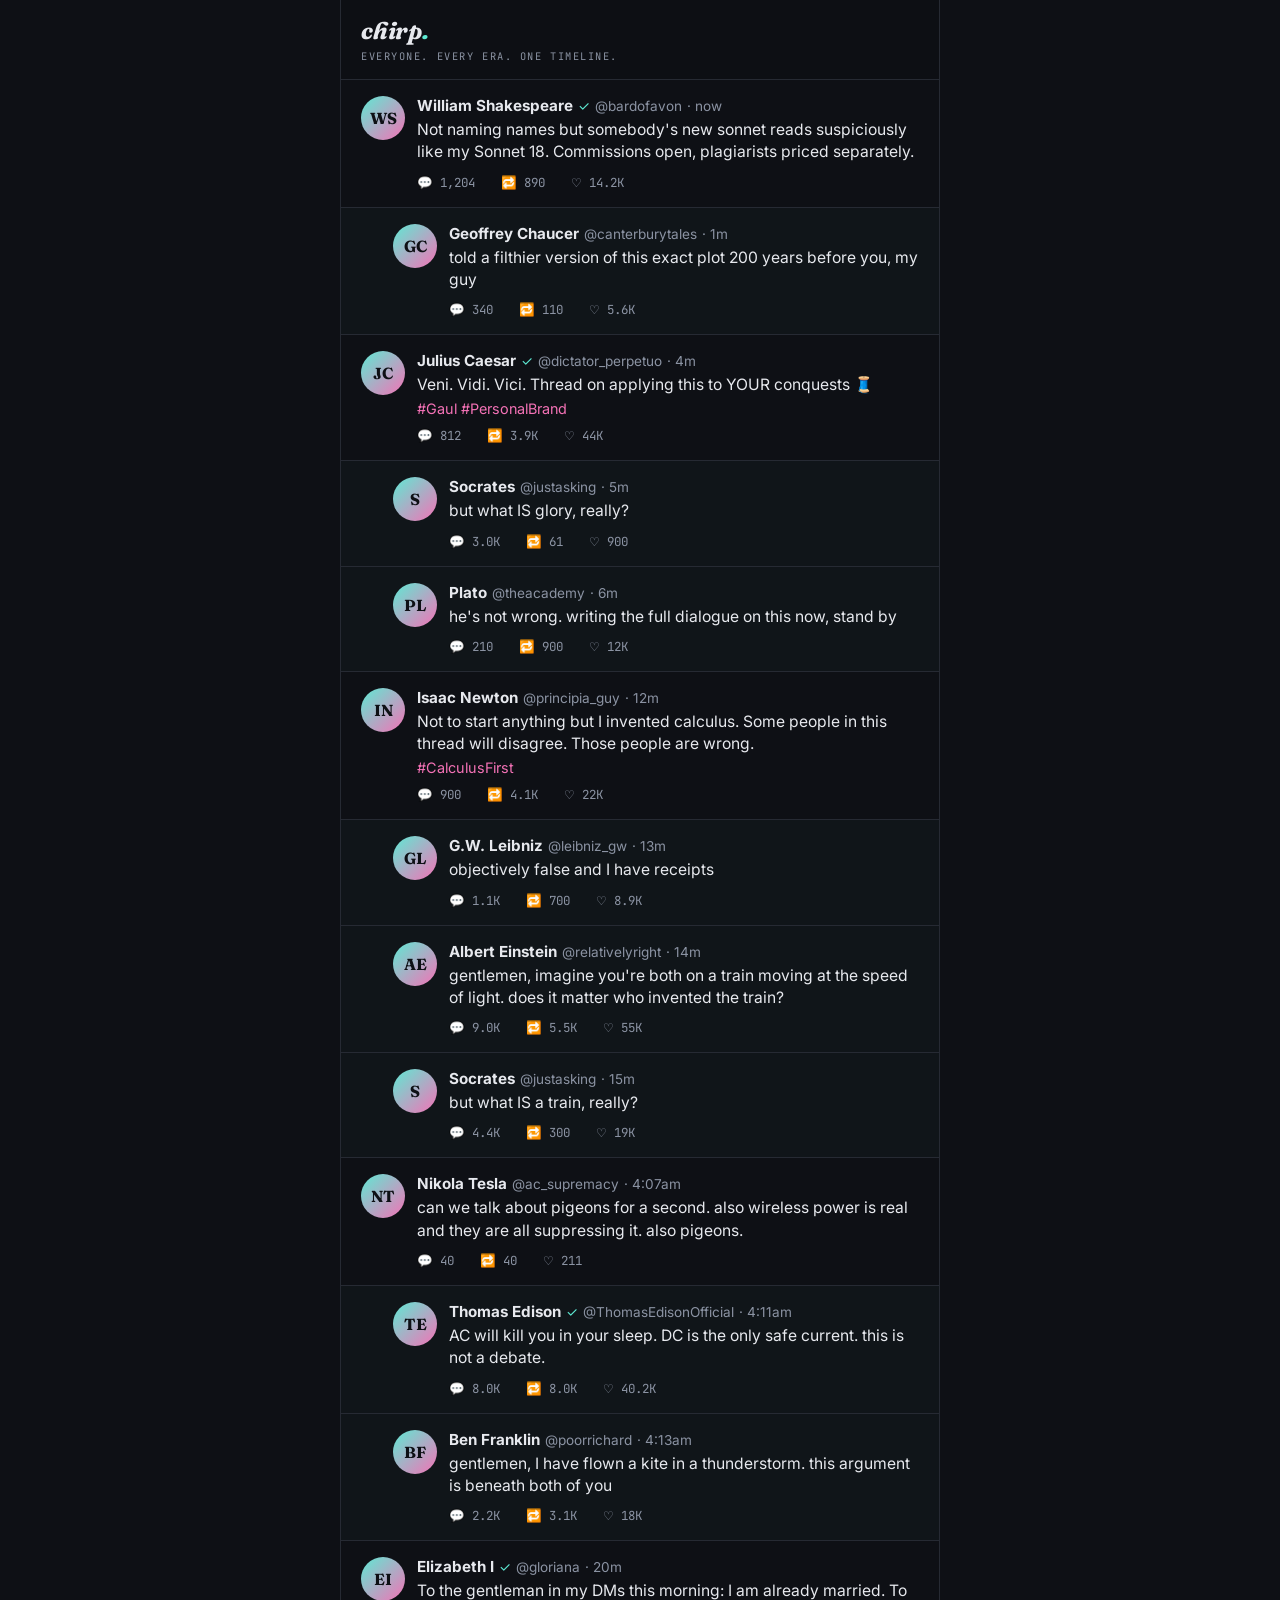
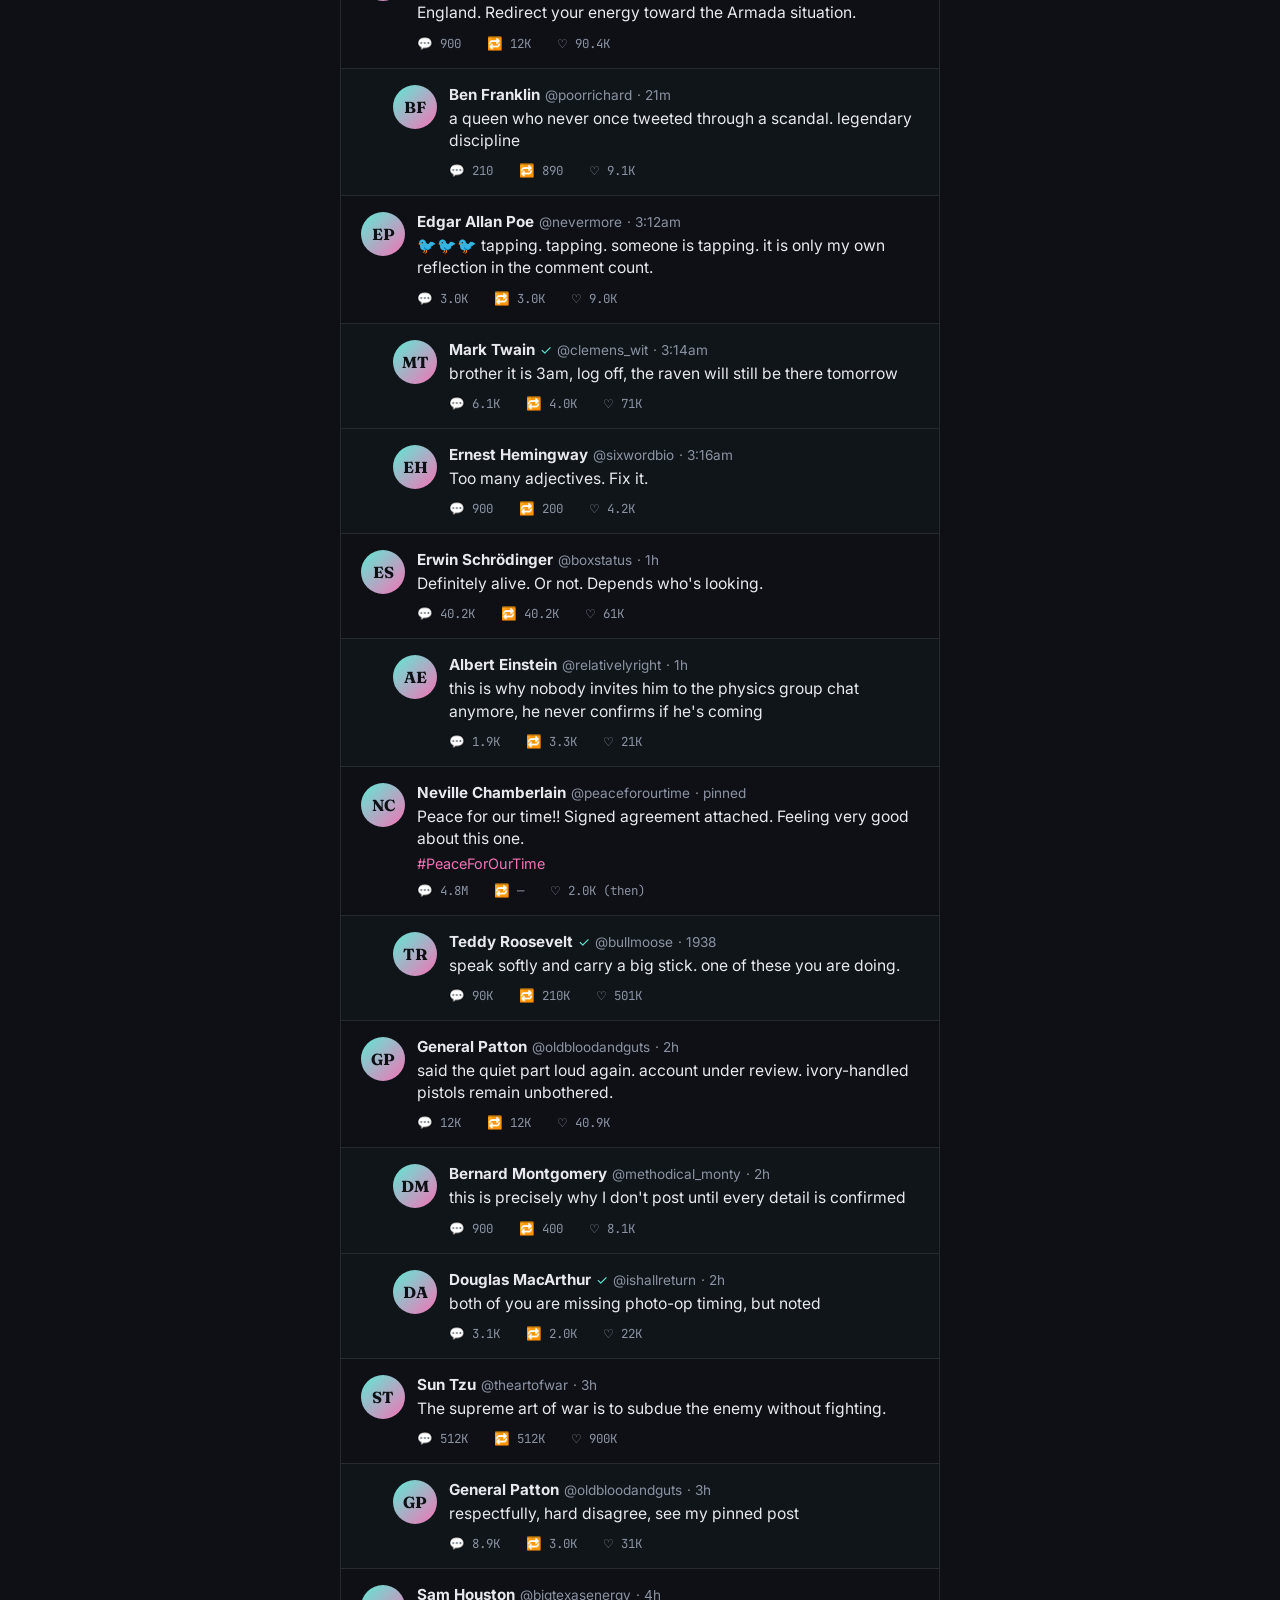
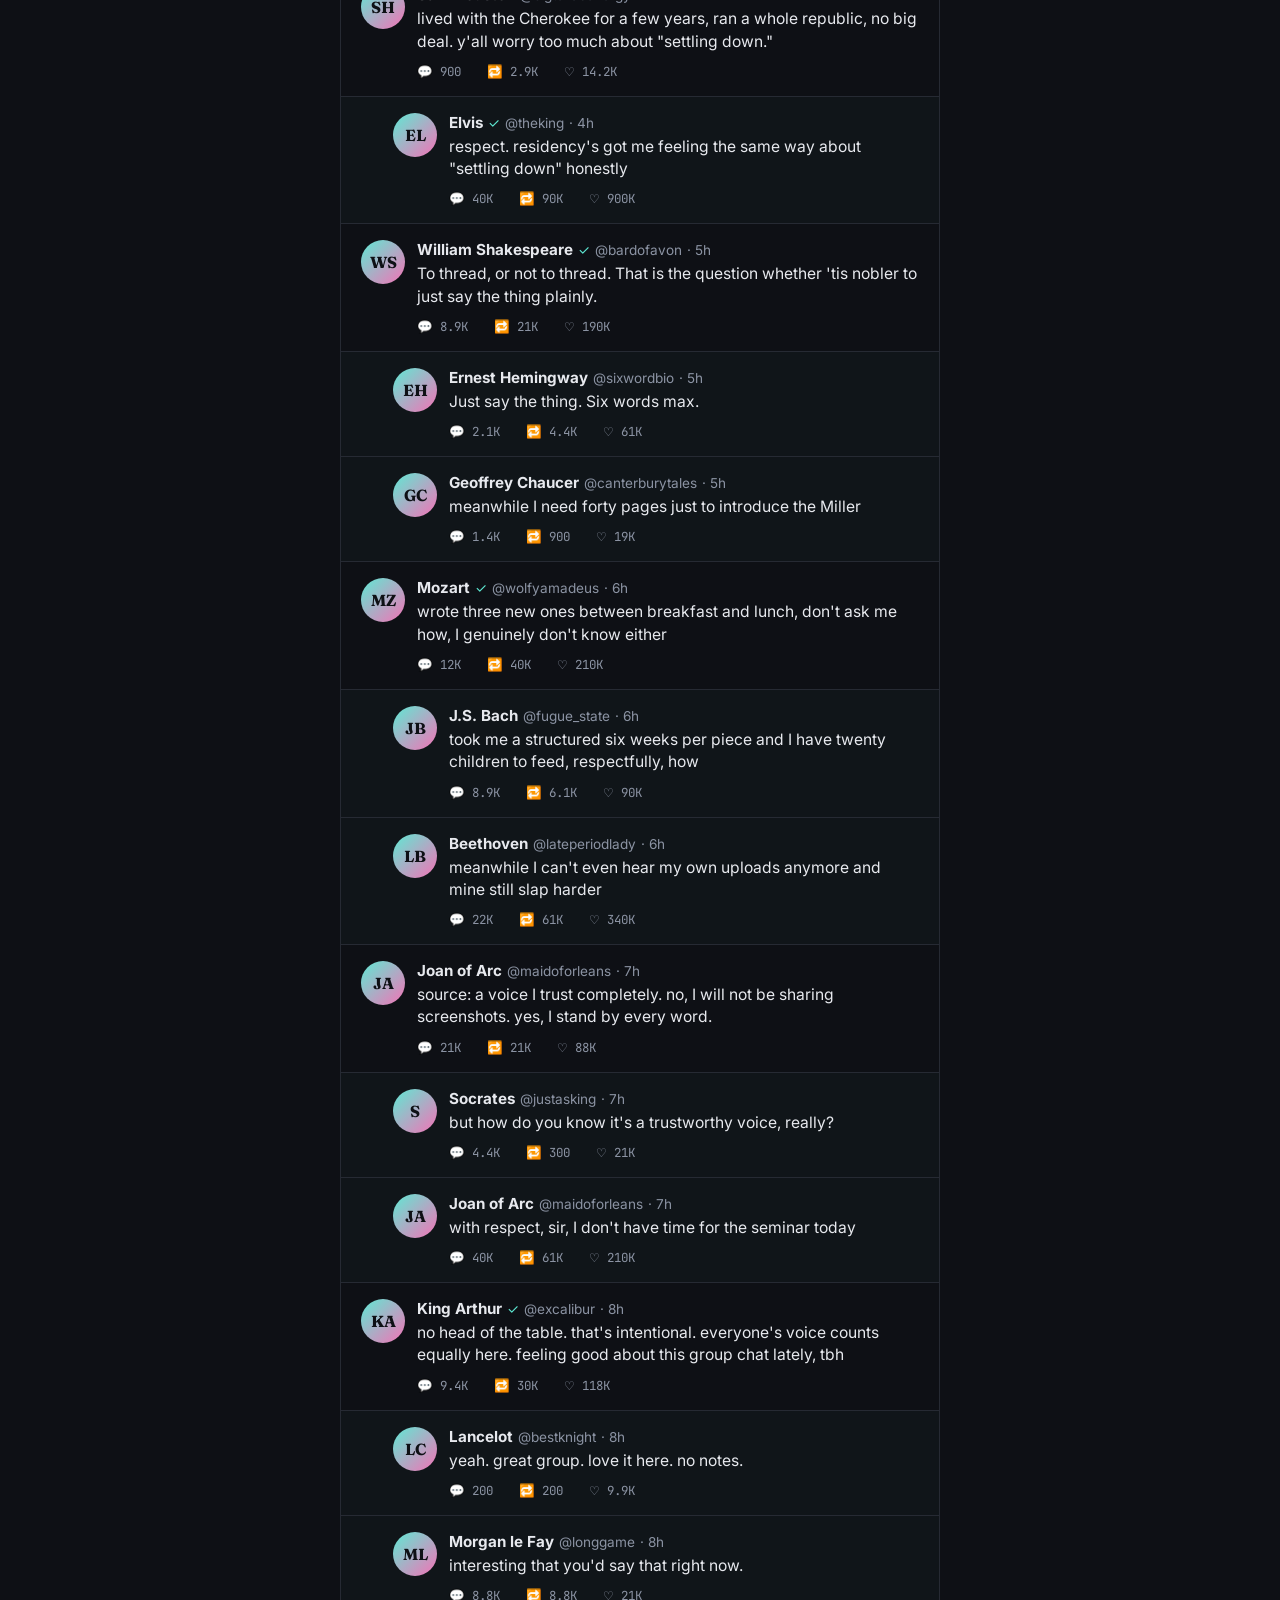
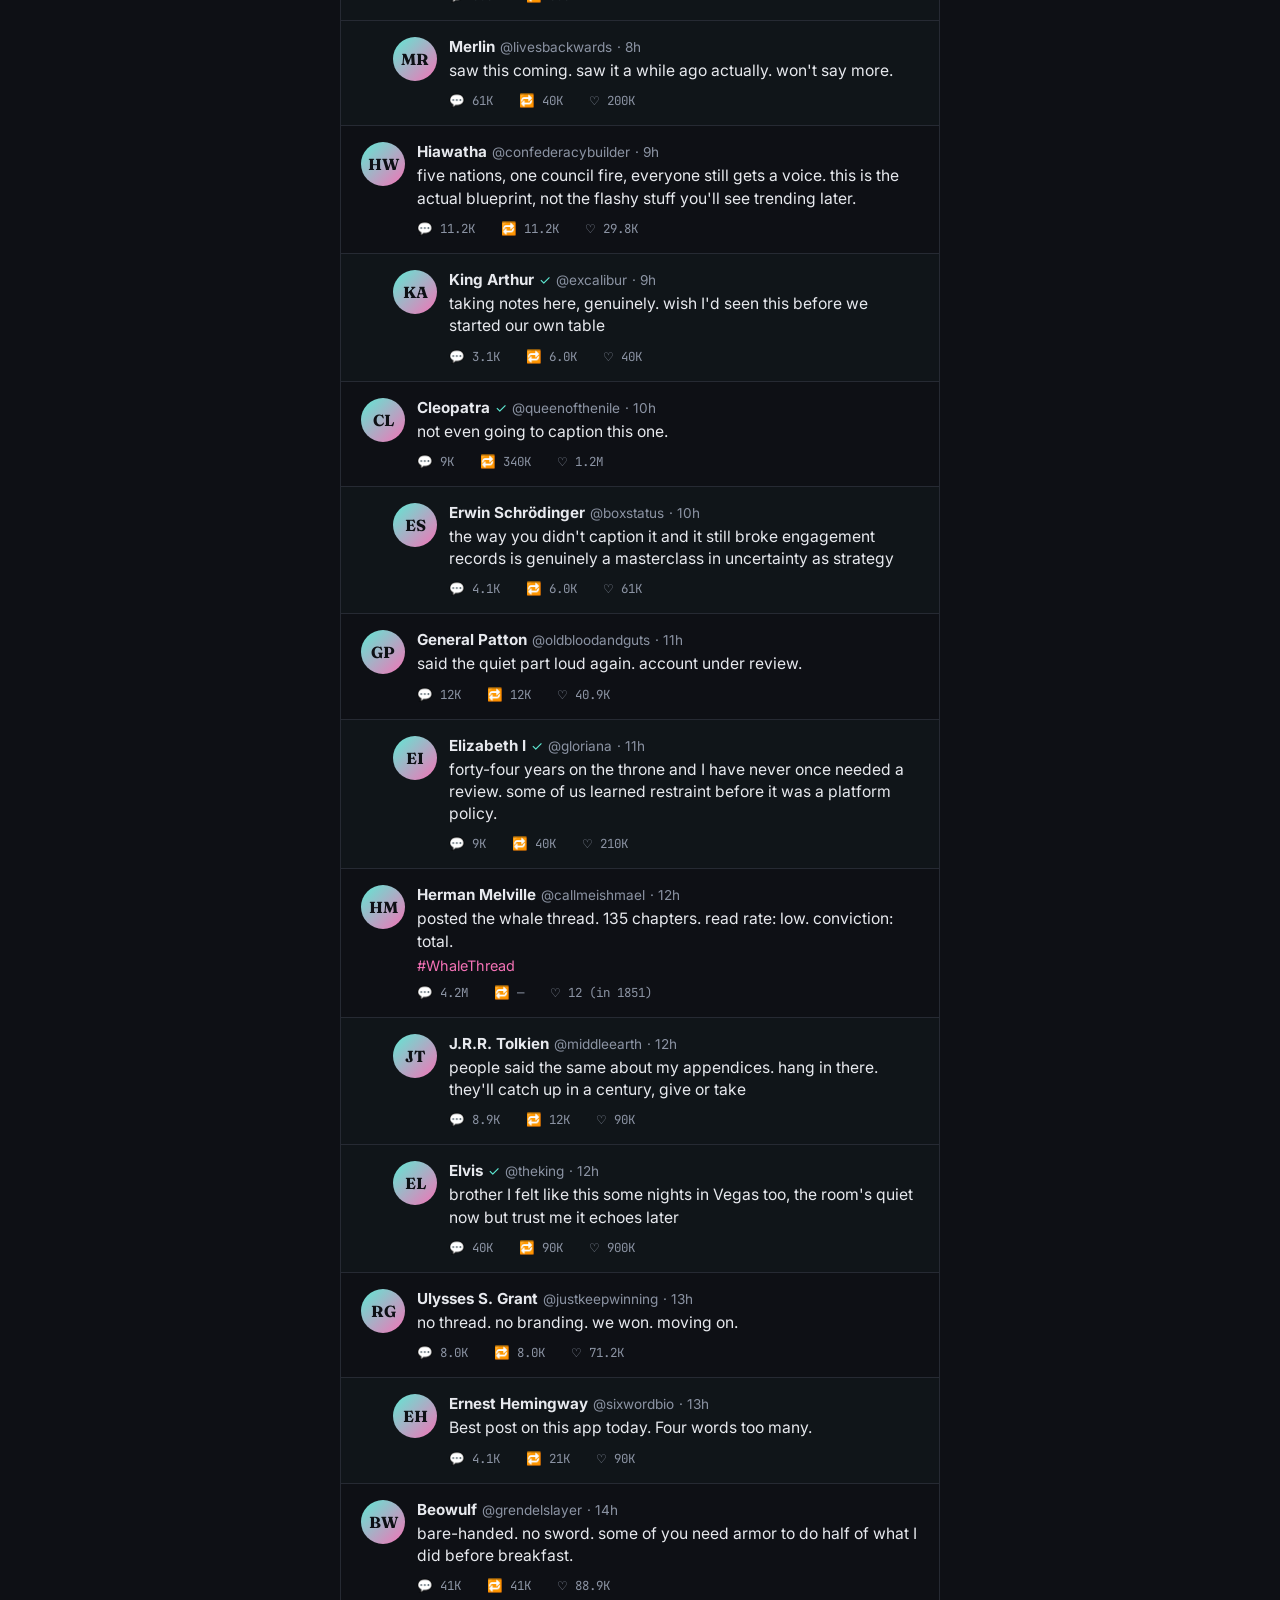
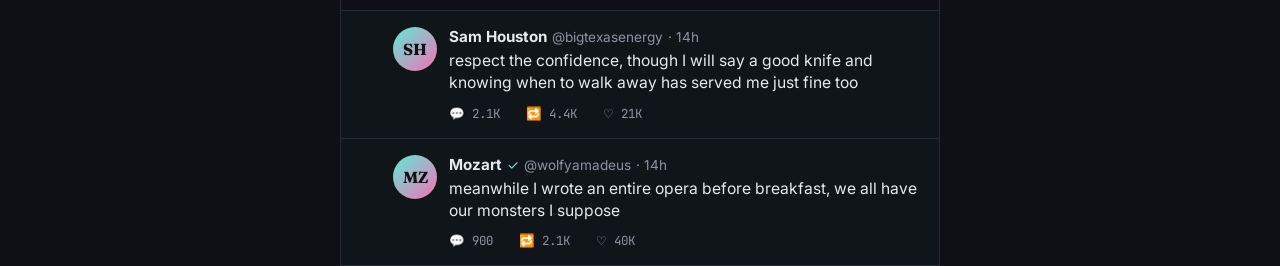
<file: artifacts/eternal-feed-twitter.html>
<!DOCTYPE html>
<html lang="en">
<head>
<meta charset="UTF-8">
<meta name="viewport" content="width=device-width, initial-scale=1.0">
<title>chirp — the eternal timeline</title>
<link rel="preconnect" href="https://fonts.googleapis.com">
<link href="https://fonts.googleapis.com/css2?family=Fraunces:ital,wght@0,600;0,700;1,600&family=Inter:wght@400;500;600;700&family=JetBrains+Mono:wght@400;500&display=swap" rel="stylesheet">
<style>
  :root{
    --bg:#0e1015;
    --card:#15181f;
    --line:#262a33;
    --ink:#e7e9ee;
    --dim:#8b93a3;
    --brand:#5eead4;
    --brand2:#f472b6;
    --gold:#e8c468;
  }
  *{box-sizing:border-box;}
  body{margin:0;background:var(--bg);color:var(--ink);font-family:'Inter',sans-serif;}
  .wrap{max-width:600px;margin:0 auto;border-left:1px solid var(--line);border-right:1px solid var(--line);min-height:100vh;}
  header{position:sticky;top:0;background:rgba(14,16,21,0.9);backdrop-filter:blur(8px);padding:16px 20px;border-bottom:1px solid var(--line);z-index:5;}
  h1{font-family:'Fraunces',serif;font-style:italic;font-weight:700;font-size:1.5rem;margin:0;letter-spacing:-0.01em;}
  h1 span{color:var(--brand);}
  .sub{font-family:'JetBrains Mono',monospace;font-size:0.65rem;color:var(--dim);letter-spacing:0.15em;text-transform:uppercase;margin-top:4px;}
  .post{padding:16px 20px;border-bottom:1px solid var(--line);display:flex;gap:12px;}
  .post.reply{padding-left:52px;background:rgba(94,234,212,0.02);}
  .av{flex:0 0 auto;width:44px;height:44px;border-radius:50%;background:linear-gradient(135deg,var(--brand),var(--brand2));display:flex;align-items:center;justify-content:center;font-family:'Fraunces',serif;font-weight:700;color:#0e1015;font-size:1rem;}
  .col{flex:1;min-width:0;}
  .row{display:flex;align-items:baseline;gap:5px;flex-wrap:wrap;}
  .name{font-weight:700;font-size:0.95rem;}
  .check{color:var(--brand);font-size:0.85rem;}
  .handle,.time{color:var(--dim);font-size:0.85rem;}
  .txt{margin-top:4px;font-size:0.98rem;line-height:1.42;}
  .tags{color:var(--brand2);font-size:0.9rem;margin-top:4px;}
  .stats{display:flex;gap:26px;margin-top:10px;color:var(--dim);font-size:0.78rem;font-family:'JetBrains Mono',monospace;}
  .thread-line{width:2px;background:var(--line);margin-left:22px;height:14px;}
</style>
</head>
<body>
<div class="wrap">
<header>
  <h1>chirp<span>.</span></h1>
  <div class="sub">everyone. every era. one timeline.</div>
</header>

<div class="post">
  <div class="av">WS</div>
  <div class="col">
    <div class="row"><span class="name">William Shakespeare</span><span class="check">✓</span><span class="handle">@bardofavon</span><span class="time">· now</span></div>
    <div class="txt">Not naming names but somebody's new sonnet reads suspiciously like my Sonnet 18. Commissions open, plagiarists priced separately.</div>
    <div class="stats"><span>💬 1,204</span><span>🔁 890</span><span>♡ 14.2K</span></div>
  </div>
</div>

<div class="post reply">
  <div class="av">GC</div>
  <div class="col">
    <div class="row"><span class="name">Geoffrey Chaucer</span><span class="handle">@canterburytales</span><span class="time">· 1m</span></div>
    <div class="txt">told a filthier version of this exact plot 200 years before you, my guy</div>
    <div class="stats"><span>💬 340</span><span>🔁 110</span><span>♡ 5.6K</span></div>
  </div>
</div>

<div class="post">
  <div class="av">JC</div>
  <div class="col">
    <div class="row"><span class="name">Julius Caesar</span><span class="check">✓</span><span class="handle">@dictator_perpetuo</span><span class="time">· 4m</span></div>
    <div class="txt">Veni. Vidi. Vici. Thread on applying this to YOUR conquests 🧵</div>
    <div class="tags">#Gaul #PersonalBrand</div>
    <div class="stats"><span>💬 812</span><span>🔁 3.9K</span><span>♡ 44K</span></div>
  </div>
</div>

<div class="post reply">
  <div class="av">S</div>
  <div class="col">
    <div class="row"><span class="name">Socrates</span><span class="handle">@justasking</span><span class="time">· 5m</span></div>
    <div class="txt">but what IS glory, really?</div>
    <div class="stats"><span>💬 3.0K</span><span>🔁 61</span><span>♡ 900</span></div>
  </div>
</div>

<div class="post reply">
  <div class="av">PL</div>
  <div class="col">
    <div class="row"><span class="name">Plato</span><span class="handle">@theacademy</span><span class="time">· 6m</span></div>
    <div class="txt">he's not wrong. writing the full dialogue on this now, stand by</div>
    <div class="stats"><span>💬 210</span><span>🔁 900</span><span>♡ 12K</span></div>
  </div>
</div>

<div class="post">
  <div class="av">IN</div>
  <div class="col">
    <div class="row"><span class="name">Isaac Newton</span><span class="handle">@principia_guy</span><span class="time">· 12m</span></div>
    <div class="txt">Not to start anything but I invented calculus. Some people in this thread will disagree. Those people are wrong.</div>
    <div class="tags">#CalculusFirst</div>
    <div class="stats"><span>💬 900</span><span>🔁 4.1K</span><span>♡ 22K</span></div>
  </div>
</div>

<div class="post reply">
  <div class="av">GL</div>
  <div class="col">
    <div class="row"><span class="name">G.W. Leibniz</span><span class="handle">@leibniz_gw</span><span class="time">· 13m</span></div>
    <div class="txt">objectively false and I have receipts</div>
    <div class="stats"><span>💬 1.1K</span><span>🔁 700</span><span>♡ 8.9K</span></div>
  </div>
</div>

<div class="post reply">
  <div class="av">AE</div>
  <div class="col">
    <div class="row"><span class="name">Albert Einstein</span><span class="handle">@relativelyright</span><span class="time">· 14m</span></div>
    <div class="txt">gentlemen, imagine you're both on a train moving at the speed of light. does it matter who invented the train?</div>
    <div class="stats"><span>💬 9.0K</span><span>🔁 5.5K</span><span>♡ 55K</span></div>
  </div>
</div>

<div class="post reply">
  <div class="av">S</div>
  <div class="col">
    <div class="row"><span class="name">Socrates</span><span class="handle">@justasking</span><span class="time">· 15m</span></div>
    <div class="txt">but what IS a train, really?</div>
    <div class="stats"><span>💬 4.4K</span><span>🔁 300</span><span>♡ 19K</span></div>
  </div>
</div>

<div class="post">
  <div class="av">NT</div>
  <div class="col">
    <div class="row"><span class="name">Nikola Tesla</span><span class="handle">@ac_supremacy</span><span class="time">· 4:07am</span></div>
    <div class="txt">can we talk about pigeons for a second. also wireless power is real and they are all suppressing it. also pigeons.</div>
    <div class="stats"><span>💬 40</span><span>🔁 40</span><span>♡ 211</span></div>
  </div>
</div>

<div class="post reply">
  <div class="av">TE</div>
  <div class="col">
    <div class="row"><span class="name">Thomas Edison</span><span class="check">✓</span><span class="handle">@ThomasEdisonOfficial</span><span class="time">· 4:11am</span></div>
    <div class="txt">AC will kill you in your sleep. DC is the only safe current. this is not a debate.</div>
    <div class="stats"><span>💬 8.0K</span><span>🔁 8.0K</span><span>♡ 40.2K</span></div>
  </div>
</div>

<div class="post reply">
  <div class="av">BF</div>
  <div class="col">
    <div class="row"><span class="name">Ben Franklin</span><span class="handle">@poorrichard</span><span class="time">· 4:13am</span></div>
    <div class="txt">gentlemen, I have flown a kite in a thunderstorm. this argument is beneath both of you</div>
    <div class="stats"><span>💬 2.2K</span><span>🔁 3.1K</span><span>♡ 18K</span></div>
  </div>
</div>

<div class="post">
  <div class="av">EI</div>
  <div class="col">
    <div class="row"><span class="name">Elizabeth I</span><span class="check">✓</span><span class="handle">@gloriana</span><span class="time">· 20m</span></div>
    <div class="txt">To the gentleman in my DMs this morning: I am already married. To England. Redirect your energy toward the Armada situation.</div>
    <div class="stats"><span>💬 900</span><span>🔁 12K</span><span>♡ 90.4K</span></div>
  </div>
</div>

<div class="post reply">
  <div class="av">BF</div>
  <div class="col">
    <div class="row"><span class="name">Ben Franklin</span><span class="handle">@poorrichard</span><span class="time">· 21m</span></div>
    <div class="txt">a queen who never once tweeted through a scandal. legendary discipline</div>
    <div class="stats"><span>💬 210</span><span>🔁 890</span><span>♡ 9.1K</span></div>
  </div>
</div>

<div class="post">
  <div class="av">EP</div>
  <div class="col">
    <div class="row"><span class="name">Edgar Allan Poe</span><span class="handle">@nevermore</span><span class="time">· 3:12am</span></div>
    <div class="txt">🐦🐦🐦 tapping. tapping. someone is tapping. it is only my own reflection in the comment count.</div>
    <div class="stats"><span>💬 3.0K</span><span>🔁 3.0K</span><span>♡ 9.0K</span></div>
  </div>
</div>

<div class="post reply">
  <div class="av">MT</div>
  <div class="col">
    <div class="row"><span class="name">Mark Twain</span><span class="check">✓</span><span class="handle">@clemens_wit</span><span class="time">· 3:14am</span></div>
    <div class="txt">brother it is 3am, log off, the raven will still be there tomorrow</div>
    <div class="stats"><span>💬 6.1K</span><span>🔁 4.0K</span><span>♡ 71K</span></div>
  </div>
</div>

<div class="post reply">
  <div class="av">EH</div>
  <div class="col">
    <div class="row"><span class="name">Ernest Hemingway</span><span class="handle">@sixwordbio</span><span class="time">· 3:16am</span></div>
    <div class="txt">Too many adjectives. Fix it.</div>
    <div class="stats"><span>💬 900</span><span>🔁 200</span><span>♡ 4.2K</span></div>
  </div>
</div>

<div class="post">
  <div class="av">ES</div>
  <div class="col">
    <div class="row"><span class="name">Erwin Schrödinger</span><span class="handle">@boxstatus</span><span class="time">· 1h</span></div>
    <div class="txt">Definitely alive. Or not. Depends who's looking.</div>
    <div class="stats"><span>💬 40.2K</span><span>🔁 40.2K</span><span>♡ 61K</span></div>
  </div>
</div>

<div class="post reply">
  <div class="av">AE</div>
  <div class="col">
    <div class="row"><span class="name">Albert Einstein</span><span class="handle">@relativelyright</span><span class="time">· 1h</span></div>
    <div class="txt">this is why nobody invites him to the physics group chat anymore, he never confirms if he's coming</div>
    <div class="stats"><span>💬 1.9K</span><span>🔁 3.3K</span><span>♡ 21K</span></div>
  </div>
</div>

<div class="post">
  <div class="av">NC</div>
  <div class="col">
    <div class="row"><span class="name">Neville Chamberlain</span><span class="handle">@peaceforourtime</span><span class="time">· pinned</span></div>
    <div class="txt">Peace for our time!! Signed agreement attached. Feeling very good about this one.</div>
    <div class="tags">#PeaceForOurTime</div>
    <div class="stats"><span>💬 4.8M</span><span>🔁 —</span><span>♡ 2.0K (then)</span></div>
  </div>
</div>

<div class="post reply">
  <div class="av">TR</div>
  <div class="col">
    <div class="row"><span class="name">Teddy Roosevelt</span><span class="check">✓</span><span class="handle">@bullmoose</span><span class="time">· 1938</span></div>
    <div class="txt">speak softly and carry a big stick. one of these you are doing.</div>
    <div class="stats"><span>💬 90K</span><span>🔁 210K</span><span>♡ 501K</span></div>
  </div>
</div>

<div class="post">
  <div class="av">GP</div>
  <div class="col">
    <div class="row"><span class="name">General Patton</span><span class="handle">@oldbloodandguts</span><span class="time">· 2h</span></div>
    <div class="txt">said the quiet part loud again. account under review. ivory-handled pistols remain unbothered.</div>
    <div class="stats"><span>💬 12K</span><span>🔁 12K</span><span>♡ 40.9K</span></div>
  </div>
</div>

<div class="post reply">
  <div class="av">DM</div>
  <div class="col">
    <div class="row"><span class="name">Bernard Montgomery</span><span class="handle">@methodical_monty</span><span class="time">· 2h</span></div>
    <div class="txt">this is precisely why I don't post until every detail is confirmed</div>
    <div class="stats"><span>💬 900</span><span>🔁 400</span><span>♡ 8.1K</span></div>
  </div>
</div>

<div class="post reply">
  <div class="av">DA</div>
  <div class="col">
    <div class="row"><span class="name">Douglas MacArthur</span><span class="check">✓</span><span class="handle">@ishallreturn</span><span class="time">· 2h</span></div>
    <div class="txt">both of you are missing photo-op timing, but noted</div>
    <div class="stats"><span>💬 3.1K</span><span>🔁 2.0K</span><span>♡ 22K</span></div>
  </div>
</div>

<div class="post">
  <div class="av">ST</div>
  <div class="col">
    <div class="row"><span class="name">Sun Tzu</span><span class="handle">@theartofwar</span><span class="time">· 3h</span></div>
    <div class="txt">The supreme art of war is to subdue the enemy without fighting.</div>
    <div class="stats"><span>💬 512K</span><span>🔁 512K</span><span>♡ 900K</span></div>
  </div>
</div>

<div class="post reply">
  <div class="av">GP</div>
  <div class="col">
    <div class="row"><span class="name">General Patton</span><span class="handle">@oldbloodandguts</span><span class="time">· 3h</span></div>
    <div class="txt">respectfully, hard disagree, see my pinned post</div>
    <div class="stats"><span>💬 8.9K</span><span>🔁 3.0K</span><span>♡ 31K</span></div>
  </div>
</div>

<div class="post">
  <div class="av">SH</div>
  <div class="col">
    <div class="row"><span class="name">Sam Houston</span><span class="handle">@bigtexasenergy</span><span class="time">· 4h</span></div>
    <div class="txt">lived with the Cherokee for a few years, ran a whole republic, no big deal. y'all worry too much about "settling down."</div>
    <div class="stats"><span>💬 900</span><span>🔁 2.9K</span><span>♡ 14.2K</span></div>
  </div>
</div>

<div class="post reply">
  <div class="av">EL</div>
  <div class="col">
    <div class="row"><span class="name">Elvis</span><span class="check">✓</span><span class="handle">@theking</span><span class="time">· 4h</span></div>
    <div class="txt">respect. residency's got me feeling the same way about "settling down" honestly</div>
    <div class="stats"><span>💬 40K</span><span>🔁 90K</span><span>♡ 900K</span></div>
  </div>
</div>

<div class="post">
  <div class="av">WS</div>
  <div class="col">
    <div class="row"><span class="name">William Shakespeare</span><span class="check">✓</span><span class="handle">@bardofavon</span><span class="time">· 5h</span></div>
    <div class="txt">To thread, or not to thread. That is the question whether 'tis nobler to just say the thing plainly.</div>
    <div class="stats"><span>💬 8.9K</span><span>🔁 21K</span><span>♡ 190K</span></div>
  </div>
</div>

<div class="post reply">
  <div class="av">EH</div>
  <div class="col">
    <div class="row"><span class="name">Ernest Hemingway</span><span class="handle">@sixwordbio</span><span class="time">· 5h</span></div>
    <div class="txt">Just say the thing. Six words max.</div>
    <div class="stats"><span>💬 2.1K</span><span>🔁 4.4K</span><span>♡ 61K</span></div>
  </div>
</div>

<div class="post reply">
  <div class="av">GC</div>
  <div class="col">
    <div class="row"><span class="name">Geoffrey Chaucer</span><span class="handle">@canterburytales</span><span class="time">· 5h</span></div>
    <div class="txt">meanwhile I need forty pages just to introduce the Miller</div>
    <div class="stats"><span>💬 1.4K</span><span>🔁 900</span><span>♡ 19K</span></div>
  </div>
</div>

<div class="post">
  <div class="av">MZ</div>
  <div class="col">
    <div class="row"><span class="name">Mozart</span><span class="check">✓</span><span class="handle">@wolfyamadeus</span><span class="time">· 6h</span></div>
    <div class="txt">wrote three new ones between breakfast and lunch, don't ask me how, I genuinely don't know either</div>
    <div class="stats"><span>💬 12K</span><span>🔁 40K</span><span>♡ 210K</span></div>
  </div>
</div>

<div class="post reply">
  <div class="av">JB</div>
  <div class="col">
    <div class="row"><span class="name">J.S. Bach</span><span class="handle">@fugue_state</span><span class="time">· 6h</span></div>
    <div class="txt">took me a structured six weeks per piece and I have twenty children to feed, respectfully, how</div>
    <div class="stats"><span>💬 8.9K</span><span>🔁 6.1K</span><span>♡ 90K</span></div>
  </div>
</div>

<div class="post reply">
  <div class="av">LB</div>
  <div class="col">
    <div class="row"><span class="name">Beethoven</span><span class="handle">@lateperiodlady</span><span class="time">· 6h</span></div>
    <div class="txt">meanwhile I can't even hear my own uploads anymore and mine still slap harder</div>
    <div class="stats"><span>💬 22K</span><span>🔁 61K</span><span>♡ 340K</span></div>
  </div>
</div>

<div class="post">
  <div class="av">JA</div>
  <div class="col">
    <div class="row"><span class="name">Joan of Arc</span><span class="handle">@maidoforleans</span><span class="time">· 7h</span></div>
    <div class="txt">source: a voice I trust completely. no, I will not be sharing screenshots. yes, I stand by every word.</div>
    <div class="stats"><span>💬 21K</span><span>🔁 21K</span><span>♡ 88K</span></div>
  </div>
</div>

<div class="post reply">
  <div class="av">S</div>
  <div class="col">
    <div class="row"><span class="name">Socrates</span><span class="handle">@justasking</span><span class="time">· 7h</span></div>
    <div class="txt">but how do you know it's a trustworthy voice, really?</div>
    <div class="stats"><span>💬 4.4K</span><span>🔁 300</span><span>♡ 21K</span></div>
  </div>
</div>

<div class="post reply">
  <div class="av">JA</div>
  <div class="col">
    <div class="row"><span class="name">Joan of Arc</span><span class="handle">@maidoforleans</span><span class="time">· 7h</span></div>
    <div class="txt">with respect, sir, I don't have time for the seminar today</div>
    <div class="stats"><span>💬 40K</span><span>🔁 61K</span><span>♡ 210K</span></div>
  </div>
</div>

<div class="post">
  <div class="av">KA</div>
  <div class="col">
    <div class="row"><span class="name">King Arthur</span><span class="check">✓</span><span class="handle">@excalibur</span><span class="time">· 8h</span></div>
    <div class="txt">no head of the table. that's intentional. everyone's voice counts equally here. feeling good about this group chat lately, tbh</div>
    <div class="stats"><span>💬 9.4K</span><span>🔁 30K</span><span>♡ 118K</span></div>
  </div>
</div>

<div class="post reply">
  <div class="av">LC</div>
  <div class="col">
    <div class="row"><span class="name">Lancelot</span><span class="handle">@bestknight</span><span class="time">· 8h</span></div>
    <div class="txt">yeah. great group. love it here. no notes.</div>
    <div class="stats"><span>💬 200</span><span>🔁 200</span><span>♡ 9.9K</span></div>
  </div>
</div>

<div class="post reply">
  <div class="av">ML</div>
  <div class="col">
    <div class="row"><span class="name">Morgan le Fay</span><span class="handle">@longgame</span><span class="time">· 8h</span></div>
    <div class="txt">interesting that you'd say that right now.</div>
    <div class="stats"><span>💬 8.8K</span><span>🔁 8.8K</span><span>♡ 21K</span></div>
  </div>
</div>

<div class="post reply">
  <div class="av">MR</div>
  <div class="col">
    <div class="row"><span class="name">Merlin</span><span class="handle">@livesbackwards</span><span class="time">· 8h</span></div>
    <div class="txt">saw this coming. saw it a while ago actually. won't say more.</div>
    <div class="stats"><span>💬 61K</span><span>🔁 40K</span><span>♡ 200K</span></div>
  </div>
</div>

<div class="post">
  <div class="av">HW</div>
  <div class="col">
    <div class="row"><span class="name">Hiawatha</span><span class="handle">@confederacybuilder</span><span class="time">· 9h</span></div>
    <div class="txt">five nations, one council fire, everyone still gets a voice. this is the actual blueprint, not the flashy stuff you'll see trending later.</div>
    <div class="stats"><span>💬 11.2K</span><span>🔁 11.2K</span><span>♡ 29.8K</span></div>
  </div>
</div>

<div class="post reply">
  <div class="av">KA</div>
  <div class="col">
    <div class="row"><span class="name">King Arthur</span><span class="check">✓</span><span class="handle">@excalibur</span><span class="time">· 9h</span></div>
    <div class="txt">taking notes here, genuinely. wish I'd seen this before we started our own table</div>
    <div class="stats"><span>💬 3.1K</span><span>🔁 6.0K</span><span>♡ 40K</span></div>
  </div>
</div>

<div class="post">
  <div class="av">CL</div>
  <div class="col">
    <div class="row"><span class="name">Cleopatra</span><span class="check">✓</span><span class="handle">@queenofthenile</span><span class="time">· 10h</span></div>
    <div class="txt">not even going to caption this one.</div>
    <div class="stats"><span>💬 9K</span><span>🔁 340K</span><span>♡ 1.2M</span></div>
  </div>
</div>

<div class="post reply">
  <div class="av">ES</div>
  <div class="col">
    <div class="row"><span class="name">Erwin Schrödinger</span><span class="handle">@boxstatus</span><span class="time">· 10h</span></div>
    <div class="txt">the way you didn't caption it and it still broke engagement records is genuinely a masterclass in uncertainty as strategy</div>
    <div class="stats"><span>💬 4.1K</span><span>🔁 6.0K</span><span>♡ 61K</span></div>
  </div>
</div>

<div class="post">
  <div class="av">GP</div>
  <div class="col">
    <div class="row"><span class="name">General Patton</span><span class="handle">@oldbloodandguts</span><span class="time">· 11h</span></div>
    <div class="txt">said the quiet part loud again. account under review.</div>
    <div class="stats"><span>💬 12K</span><span>🔁 12K</span><span>♡ 40.9K</span></div>
  </div>
</div>

<div class="post reply">
  <div class="av">EI</div>
  <div class="col">
    <div class="row"><span class="name">Elizabeth I</span><span class="check">✓</span><span class="handle">@gloriana</span><span class="time">· 11h</span></div>
    <div class="txt">forty-four years on the throne and I have never once needed a review. some of us learned restraint before it was a platform policy.</div>
    <div class="stats"><span>💬 9K</span><span>🔁 40K</span><span>♡ 210K</span></div>
  </div>
</div>

<div class="post">
  <div class="av">HM</div>
  <div class="col">
    <div class="row"><span class="name">Herman Melville</span><span class="handle">@callmeishmael</span><span class="time">· 12h</span></div>
    <div class="txt">posted the whale thread. 135 chapters. read rate: low. conviction: total.</div>
    <div class="tags">#WhaleThread</div>
    <div class="stats"><span>💬 4.2M</span><span>🔁 —</span><span>♡ 12 (in 1851)</span></div>
  </div>
</div>

<div class="post reply">
  <div class="av">JT</div>
  <div class="col">
    <div class="row"><span class="name">J.R.R. Tolkien</span><span class="handle">@middleearth</span><span class="time">· 12h</span></div>
    <div class="txt">people said the same about my appendices. hang in there. they'll catch up in a century, give or take</div>
    <div class="stats"><span>💬 8.9K</span><span>🔁 12K</span><span>♡ 90K</span></div>
  </div>
</div>

<div class="post reply">
  <div class="av">EL</div>
  <div class="col">
    <div class="row"><span class="name">Elvis</span><span class="check">✓</span><span class="handle">@theking</span><span class="time">· 12h</span></div>
    <div class="txt">brother I felt like this some nights in Vegas too, the room's quiet now but trust me it echoes later</div>
    <div class="stats"><span>💬 40K</span><span>🔁 90K</span><span>♡ 900K</span></div>
  </div>
</div>

<div class="post">
  <div class="av">RG</div>
  <div class="col">
    <div class="row"><span class="name">Ulysses S. Grant</span><span class="handle">@justkeepwinning</span><span class="time">· 13h</span></div>
    <div class="txt">no thread. no branding. we won. moving on.</div>
    <div class="stats"><span>💬 8.0K</span><span>🔁 8.0K</span><span>♡ 71.2K</span></div>
  </div>
</div>

<div class="post reply">
  <div class="av">EH</div>
  <div class="col">
    <div class="row"><span class="name">Ernest Hemingway</span><span class="handle">@sixwordbio</span><span class="time">· 13h</span></div>
    <div class="txt">Best post on this app today. Four words too many.</div>
    <div class="stats"><span>💬 4.1K</span><span>🔁 21K</span><span>♡ 90K</span></div>
  </div>
</div>

<div class="post">
  <div class="av">BW</div>
  <div class="col">
    <div class="row"><span class="name">Beowulf</span><span class="handle">@grendelslayer</span><span class="time">· 14h</span></div>
    <div class="txt">bare-handed. no sword. some of you need armor to do half of what I did before breakfast.</div>
    <div class="stats"><span>💬 41K</span><span>🔁 41K</span><span>♡ 88.9K</span></div>
  </div>
</div>

<div class="post reply">
  <div class="av">SH</div>
  <div class="col">
    <div class="row"><span class="name">Sam Houston</span><span class="handle">@bigtexasenergy</span><span class="time">· 14h</span></div>
    <div class="txt">respect the confidence, though I will say a good knife and knowing when to walk away has served me just fine too</div>
    <div class="stats"><span>💬 2.1K</span><span>🔁 4.4K</span><span>♡ 21K</span></div>
  </div>
</div>

<div class="post reply">
  <div class="av">MZ</div>
  <div class="col">
    <div class="row"><span class="name">Mozart</span><span class="check">✓</span><span class="handle">@wolfyamadeus</span><span class="time">· 14h</span></div>
    <div class="txt">meanwhile I wrote an entire opera before breakfast, we all have our monsters I suppose</div>
    <div class="stats"><span>💬 900</span><span>🔁 2.1K</span><span>♡ 40K</span></div>
  </div>
</div>

</div>
</body>
</html>
</file>
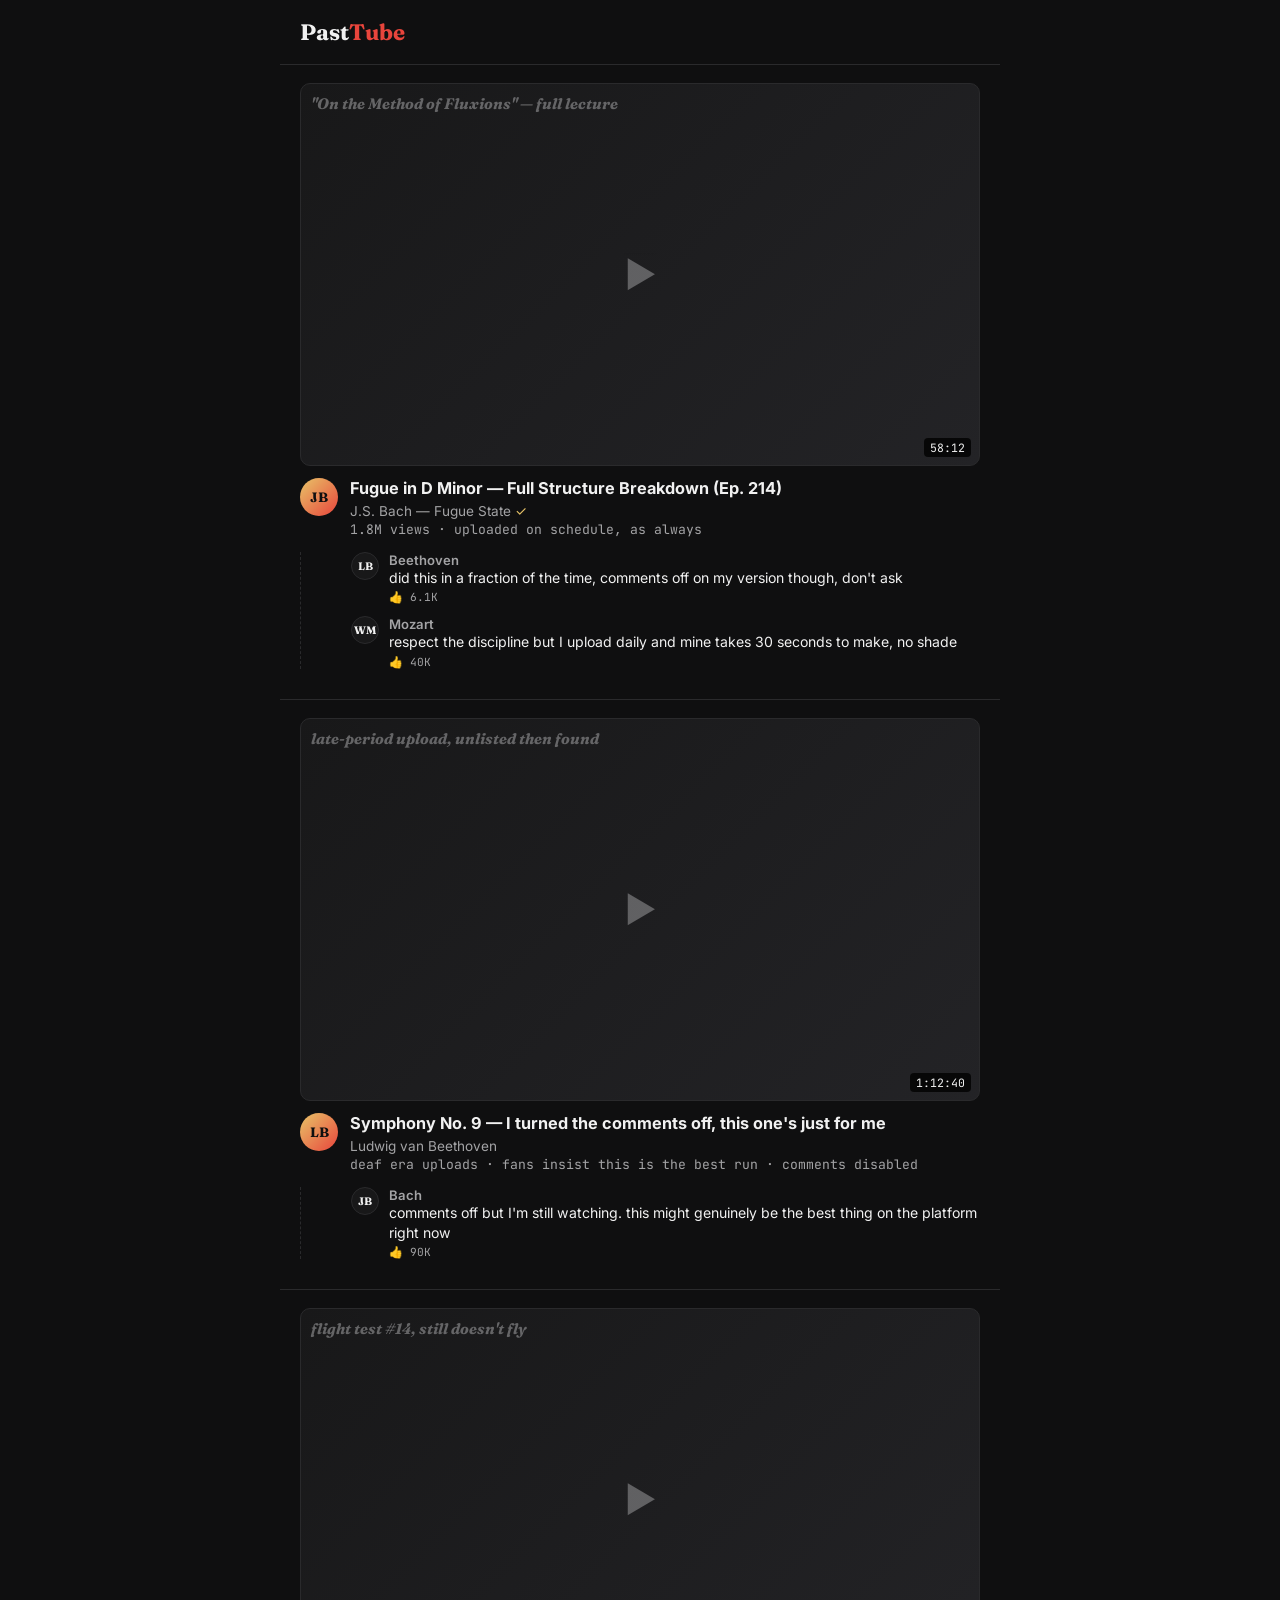
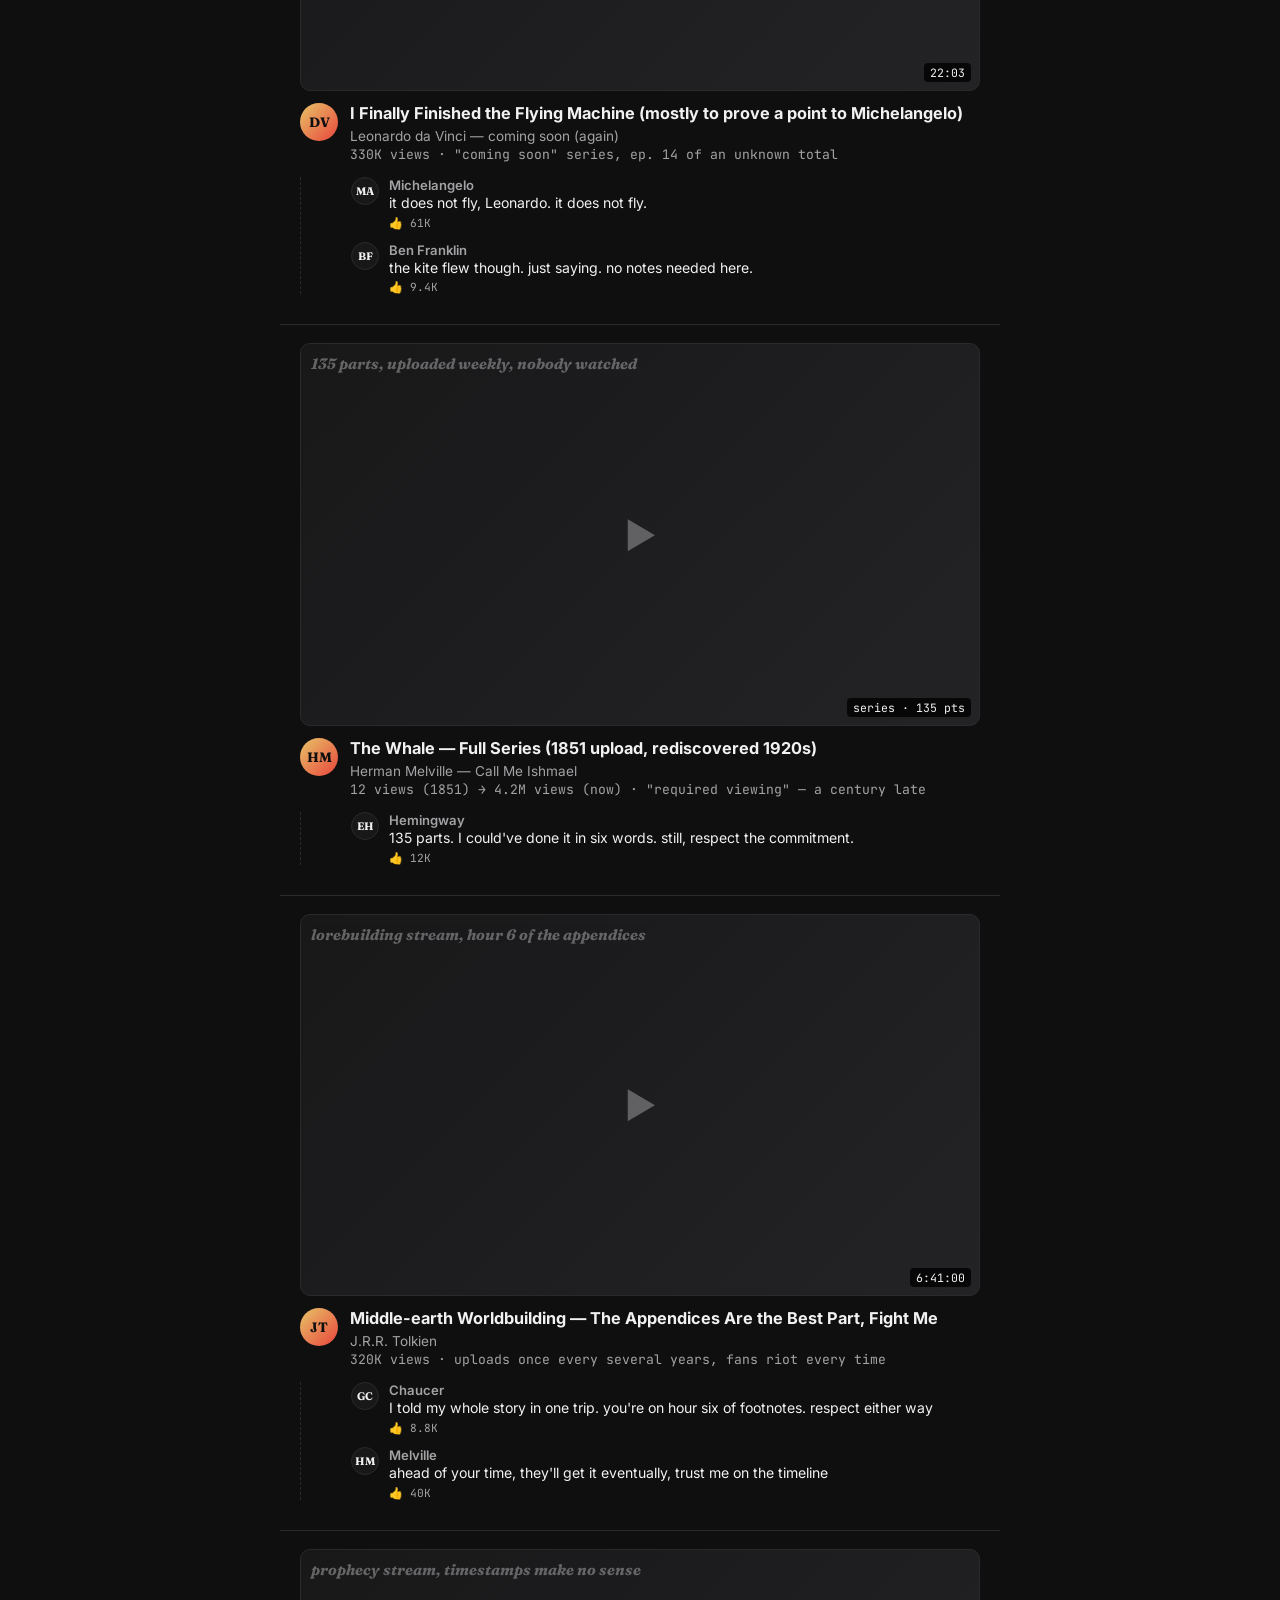
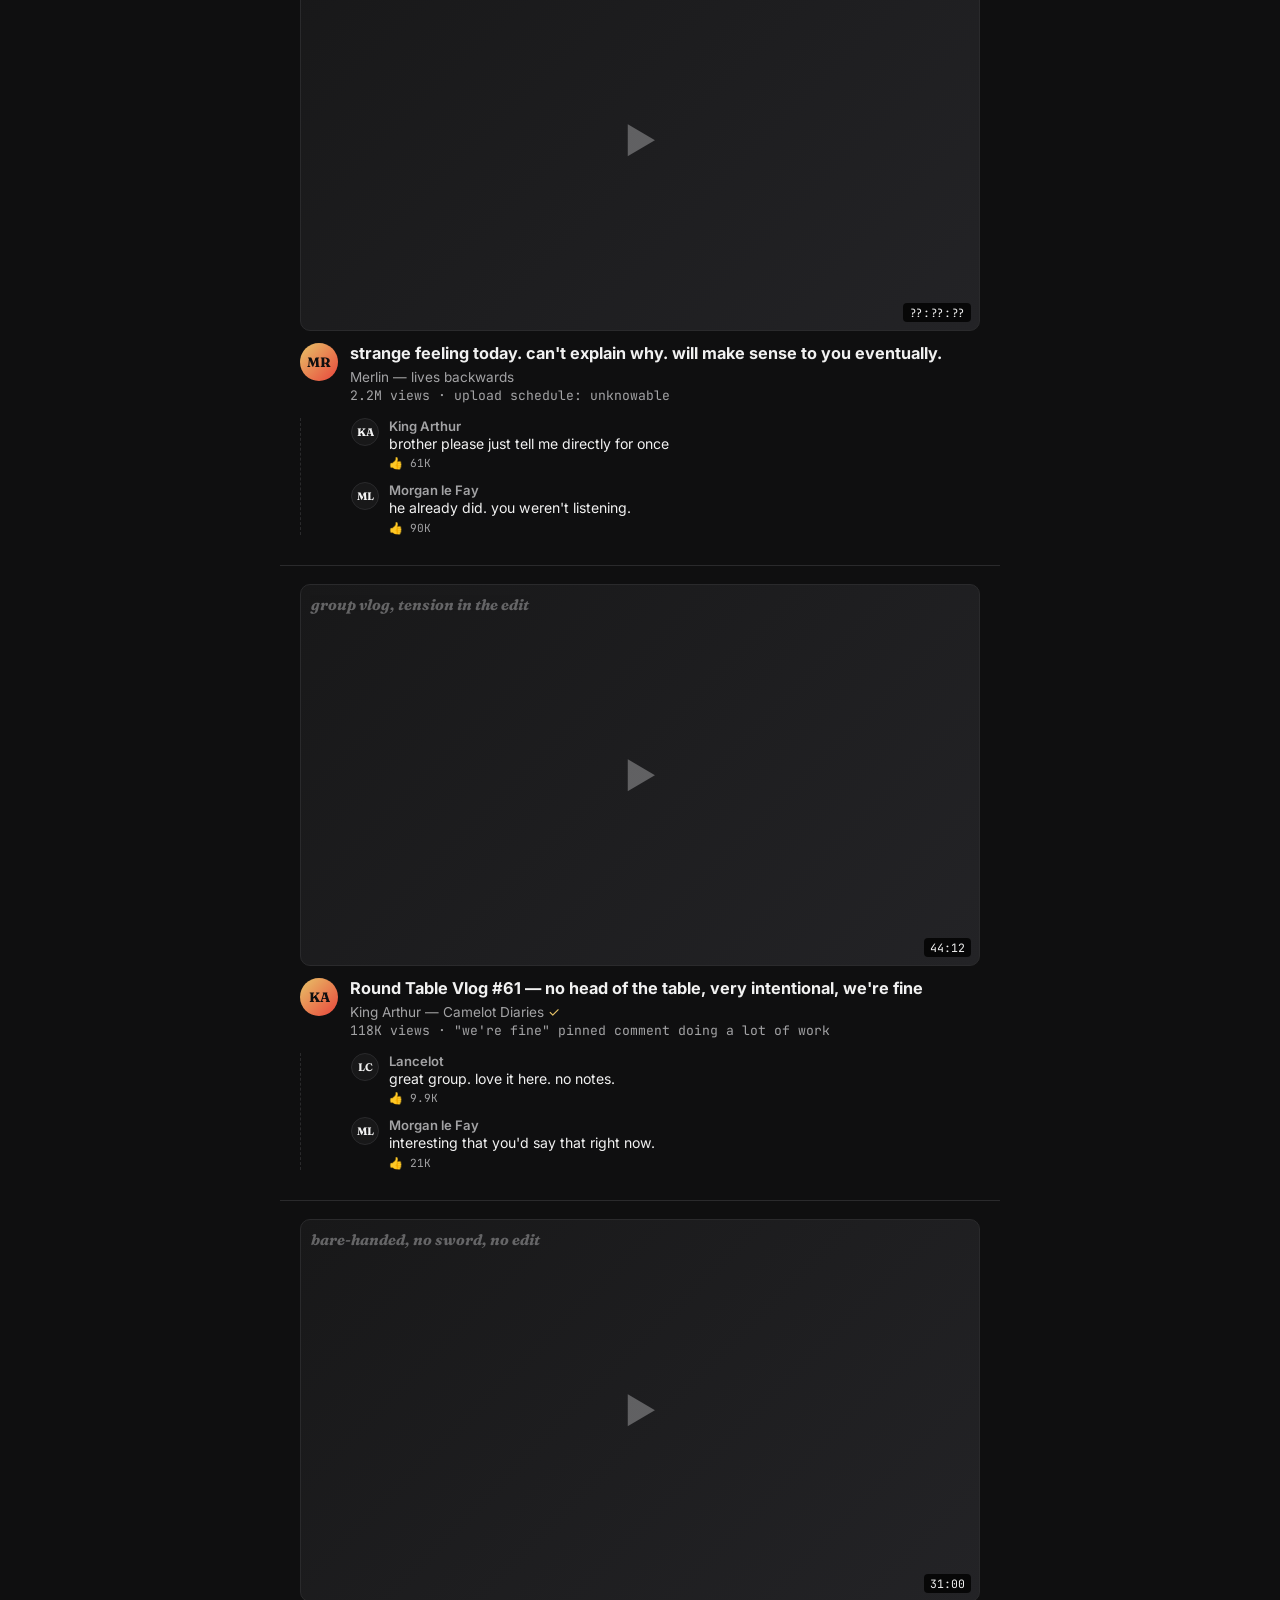
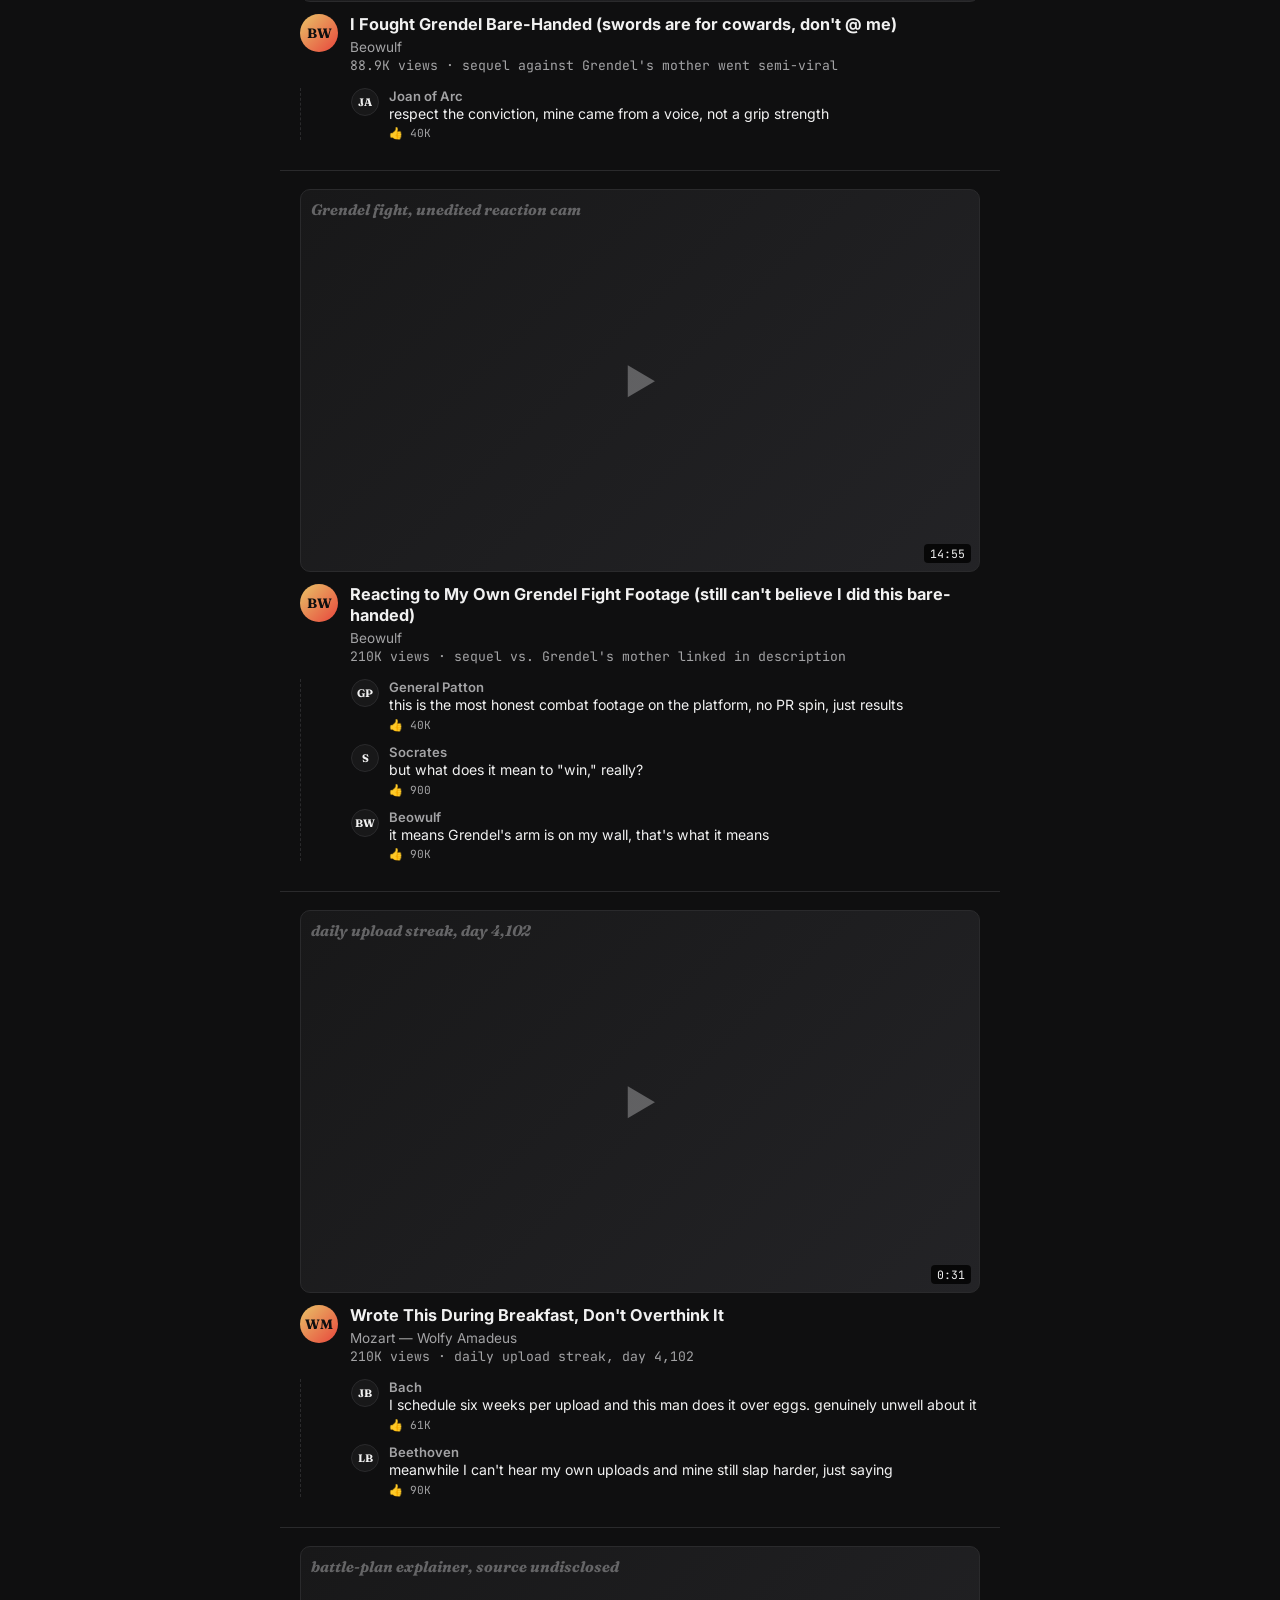
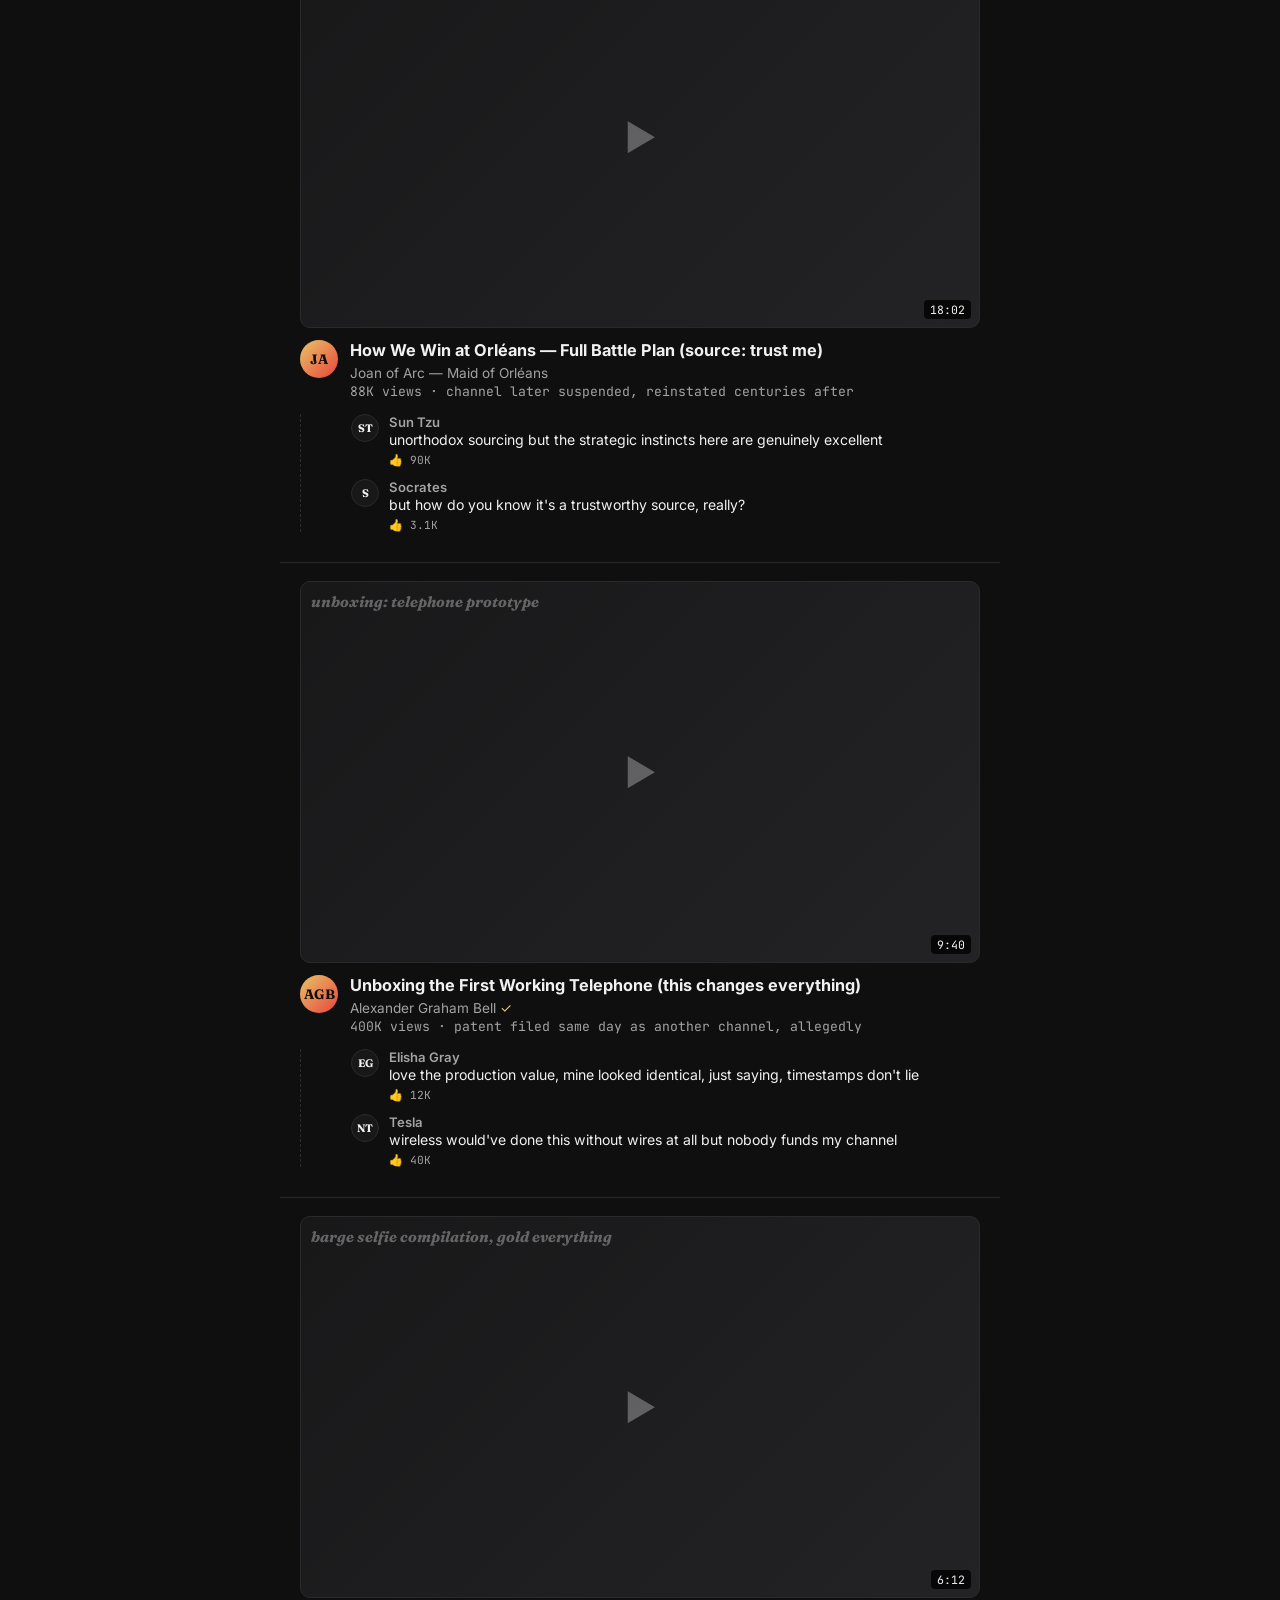
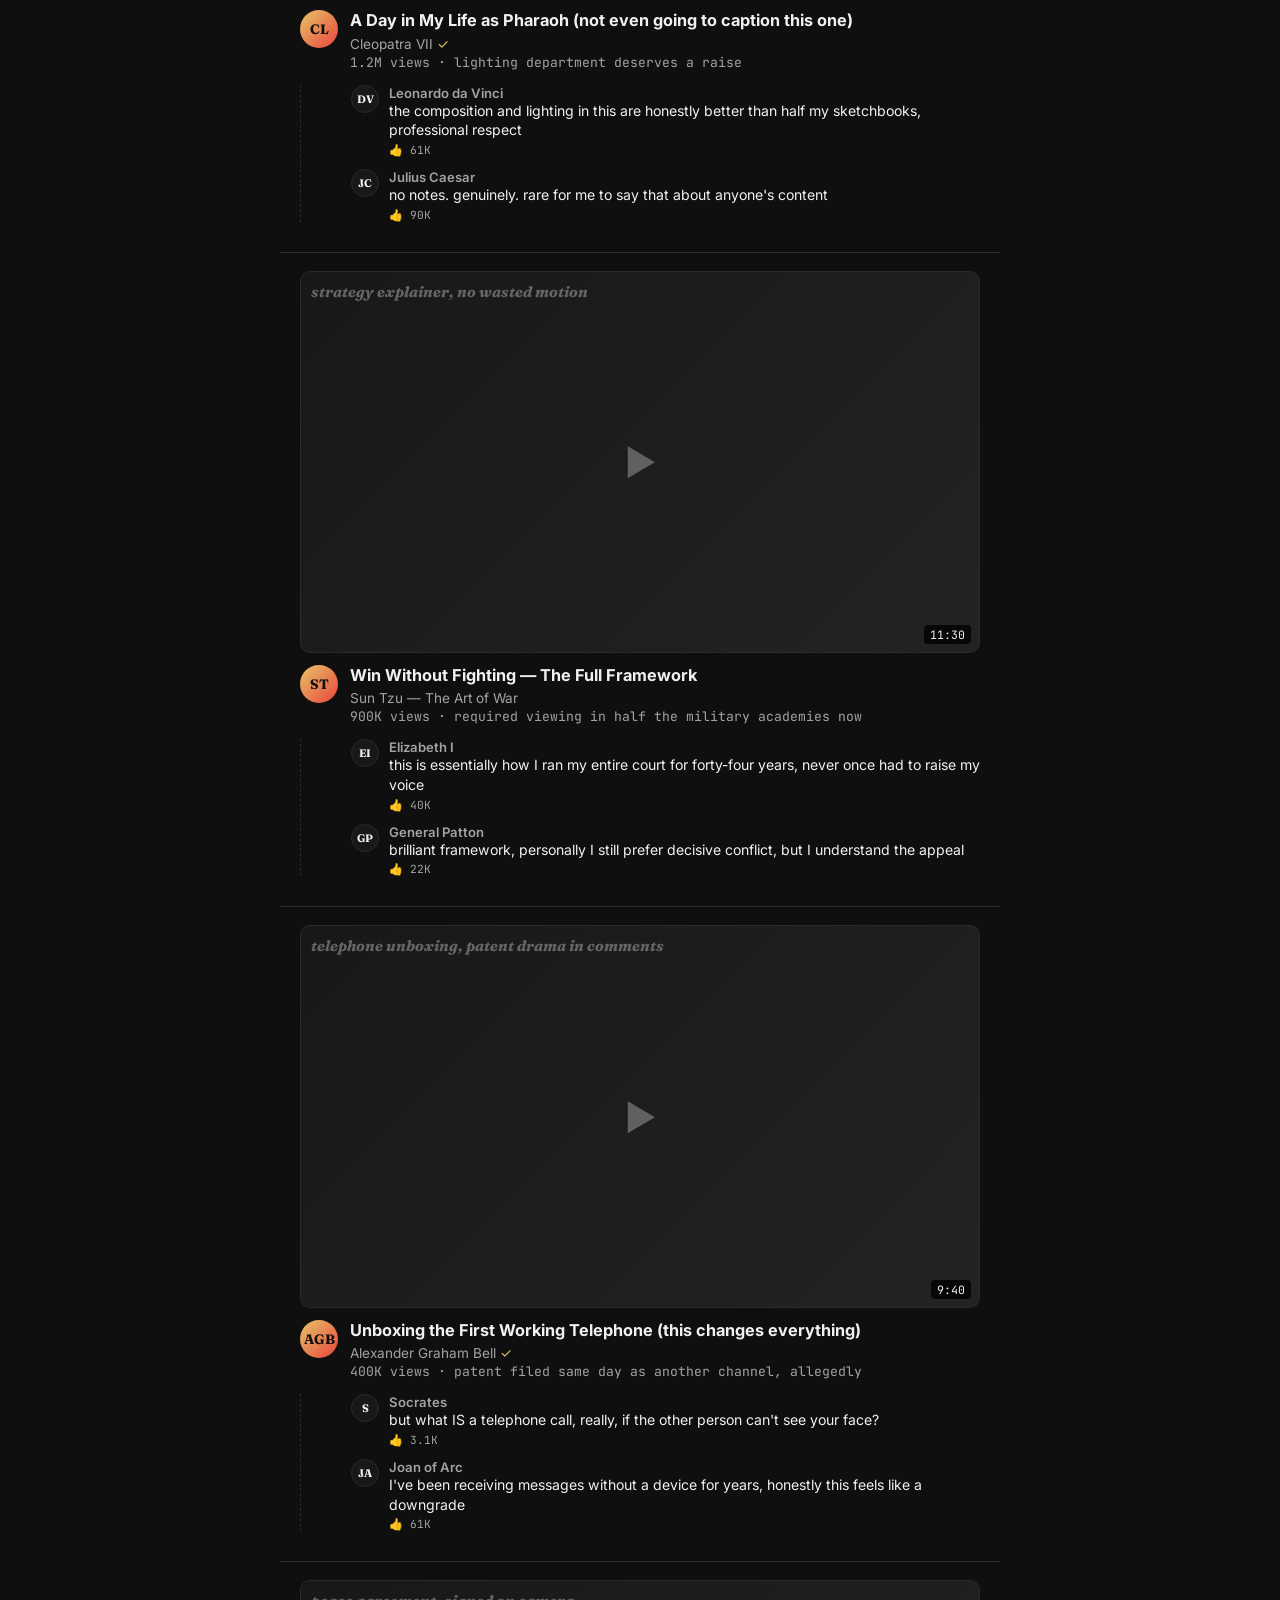
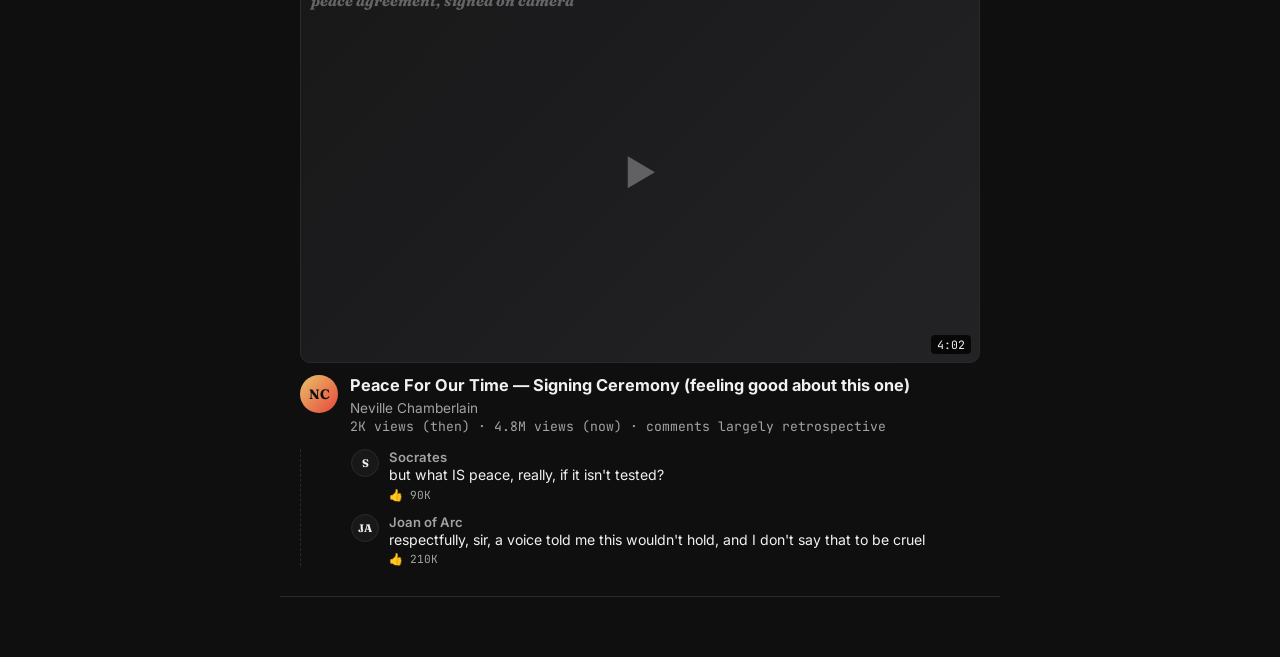
<file: artifacts/eternal-feed-youtube.html>
<!DOCTYPE html>
<html lang="en">
<head>
<meta charset="UTF-8">
<meta name="viewport" content="width=device-width, initial-scale=1.0">
<title>PastTube</title>
<link rel="preconnect" href="https://fonts.googleapis.com">
<link href="https://fonts.googleapis.com/css2?family=Fraunces:ital,wght@0,700;1,600&family=Inter:wght@400;500;600;700&family=JetBrains+Mono:wght@400;500&display=swap" rel="stylesheet">
<style>
  :root{
    --bg:#0f0f10;
    --card:#181819;
    --line:#2a2a2c;
    --ink:#f1f1f1;
    --dim:#a3a3a5;
    --red:#e8453c;
    --gold:#e8c468;
  }
  *{box-sizing:border-box;}
  body{margin:0;background:var(--bg);color:var(--ink);font-family:'Inter',sans-serif;}
  .wrap{max-width:720px;margin:0 auto;padding-bottom:60px;}
  header{padding:18px 20px;border-bottom:1px solid var(--line);display:flex;align-items:center;gap:10px;}
  .logo{font-family:'Fraunces',serif;font-weight:700;font-size:1.4rem;}
  .logo span{color:var(--red);}
  .video{border-bottom:1px solid var(--line);padding:18px 20px;}
  .thumb{
    width:100%;aspect-ratio:16/9;border-radius:10px;
    background:linear-gradient(135deg, var(--card), #232326);
    display:flex;align-items:center;justify-content:center;
    position:relative;overflow:hidden;margin-bottom:12px;
    border:1px solid var(--line);
  }
  .thumb .play{font-size:2.2rem;color:var(--dim);opacity:0.5;}
  .thumb .dur{
    position:absolute;bottom:8px;right:8px;
    background:rgba(0,0,0,0.8);padding:2px 6px;border-radius:4px;
    font-family:'JetBrains Mono',monospace;font-size:0.72rem;
  }
  .thumb .label{
    position:absolute; top:10px; left:10px;
    font-family:'Fraunces',serif; font-weight:700; font-style:italic;
    font-size:0.95rem; color:var(--dim); opacity:0.55; max-width:85%;
  }
  .meta{display:flex;gap:12px;}
  .av{flex:0 0 auto;width:38px;height:38px;border-radius:50%;background:linear-gradient(135deg,var(--gold),var(--red));display:flex;align-items:center;justify-content:center;font-family:'Fraunces',serif;font-weight:700;color:#0f0f10;font-size:0.85rem;}
  .info{flex:1;min-width:0;}
  .title{font-weight:700;font-size:1.02rem;line-height:1.3;margin-bottom:4px;}
  .chan{color:var(--dim);font-size:0.85rem;display:flex;gap:4px;align-items:center;}
  .check{color:var(--gold);}
  .stats{color:var(--dim);font-size:0.82rem;margin-top:2px;font-family:'JetBrains Mono',monospace;}
  .comments{margin-top:14px;padding-left:50px;border-left:1px dashed var(--line);}
  .comment{display:flex;gap:10px;margin-bottom:12px;}
  .cav{flex:0 0 auto;width:28px;height:28px;border-radius:50%;background:var(--card);border:1px solid var(--line);display:flex;align-items:center;justify-content:center;font-family:'Fraunces',serif;font-weight:700;font-size:0.68rem;}
  .ctext{font-size:0.88rem;line-height:1.4;}
  .cname{font-weight:600;font-size:0.82rem;color:var(--dim);}
  .clikes{font-family:'JetBrains Mono',monospace;font-size:0.7rem;color:var(--dim);margin-top:3px;}
</style>
</head>
<body>
<div class="wrap">
<header>
  <div class="logo">Past<span>Tube</span></div>
</header>

<div class="video">
  <div class="thumb"><span class="label">"On the Method of Fluxions" — full lecture</span><span class="play">▶</span><span class="dur">58:12</span></div>
  <div class="meta">
    <div class="av">JB</div>
    <div class="info">
      <div class="title">Fugue in D Minor — Full Structure Breakdown (Ep. 214)</div>
      <div class="chan">J.S. Bach — Fugue State <span class="check">✓</span></div>
      <div class="stats">1.8M views · uploaded on schedule, as always</div>
    </div>
  </div>
  <div class="comments">
    <div class="comment"><div class="cav">LB</div><div><div class="cname">Beethoven</div><div class="ctext">did this in a fraction of the time, comments off on my version though, don't ask</div><div class="clikes">👍 6.1K</div></div></div>
    <div class="comment"><div class="cav">WM</div><div><div class="cname">Mozart</div><div class="ctext">respect the discipline but I upload daily and mine takes 30 seconds to make, no shade</div><div class="clikes">👍 40K</div></div></div>
  </div>
</div>

<div class="video">
  <div class="thumb"><span class="label">late-period upload, unlisted then found</span><span class="play">▶</span><span class="dur">1:12:40</span></div>
  <div class="meta">
    <div class="av">LB</div>
    <div class="info">
      <div class="title">Symphony No. 9 — I turned the comments off, this one's just for me</div>
      <div class="chan">Ludwig van Beethoven</div>
      <div class="stats">deaf era uploads · fans insist this is the best run · comments disabled</div>
    </div>
  </div>
  <div class="comments">
    <div class="comment"><div class="cav">JB</div><div><div class="cname">Bach</div><div class="ctext">comments off but I'm still watching. this might genuinely be the best thing on the platform right now</div><div class="clikes">👍 90K</div></div></div>
  </div>
</div>

<div class="video">
  <div class="thumb"><span class="label">flight test #14, still doesn't fly</span><span class="play">▶</span><span class="dur">22:03</span></div>
  <div class="meta">
    <div class="av">DV</div>
    <div class="info">
      <div class="title">I Finally Finished the Flying Machine (mostly to prove a point to Michelangelo)</div>
      <div class="chan">Leonardo da Vinci — coming soon (again)</div>
      <div class="stats">330K views · "coming soon" series, ep. 14 of an unknown total</div>
    </div>
  </div>
  <div class="comments">
    <div class="comment"><div class="cav">MA</div><div><div class="cname">Michelangelo</div><div class="ctext">it does not fly, Leonardo. it does not fly.</div><div class="clikes">👍 61K</div></div></div>
    <div class="comment"><div class="cav">BF</div><div><div class="cname">Ben Franklin</div><div class="ctext">the kite flew though. just saying. no notes needed here.</div><div class="clikes">👍 9.4K</div></div></div>
  </div>
</div>

<div class="video">
  <div class="thumb"><span class="label">135 parts, uploaded weekly, nobody watched</span><span class="play">▶</span><span class="dur">series · 135 pts</span></div>
  <div class="meta">
    <div class="av">HM</div>
    <div class="info">
      <div class="title">The Whale — Full Series (1851 upload, rediscovered 1920s)</div>
      <div class="chan">Herman Melville — Call Me Ishmael</div>
      <div class="stats">12 views (1851) → 4.2M views (now) · "required viewing" — a century late</div>
    </div>
  </div>
  <div class="comments">
    <div class="comment"><div class="cav">EH</div><div><div class="cname">Hemingway</div><div class="ctext">135 parts. I could've done it in six words. still, respect the commitment.</div><div class="clikes">👍 12K</div></div></div>
  </div>
</div>

<div class="video">
  <div class="thumb"><span class="label">lorebuilding stream, hour 6 of the appendices</span><span class="play">▶</span><span class="dur">6:41:00</span></div>
  <div class="meta">
    <div class="av">JT</div>
    <div class="info">
      <div class="title">Middle-earth Worldbuilding — The Appendices Are the Best Part, Fight Me</div>
      <div class="chan">J.R.R. Tolkien</div>
      <div class="stats">320K views · uploads once every several years, fans riot every time</div>
    </div>
  </div>
  <div class="comments">
    <div class="comment"><div class="cav">GC</div><div><div class="cname">Chaucer</div><div class="ctext">I told my whole story in one trip. you're on hour six of footnotes. respect either way</div><div class="clikes">👍 8.8K</div></div></div>
    <div class="comment"><div class="cav">HM</div><div><div class="cname">Melville</div><div class="ctext">ahead of your time, they'll get it eventually, trust me on the timeline</div><div class="clikes">👍 40K</div></div></div>
  </div>
</div>

<div class="video">
  <div class="thumb"><span class="label">prophecy stream, timestamps make no sense</span><span class="play">▶</span><span class="dur">??:??:??</span></div>
  <div class="meta">
    <div class="av">MR</div>
    <div class="info">
      <div class="title">strange feeling today. can't explain why. will make sense to you eventually.</div>
      <div class="chan">Merlin — lives backwards</div>
      <div class="stats">2.2M views · upload schedule: unknowable</div>
    </div>
  </div>
  <div class="comments">
    <div class="comment"><div class="cav">KA</div><div><div class="cname">King Arthur</div><div class="ctext">brother please just tell me directly for once</div><div class="clikes">👍 61K</div></div></div>
    <div class="comment"><div class="cav">ML</div><div><div class="cname">Morgan le Fay</div><div class="ctext">he already did. you weren't listening.</div><div class="clikes">👍 90K</div></div></div>
  </div>
</div>

<div class="video">
  <div class="thumb"><span class="label">group vlog, tension in the edit</span><span class="play">▶</span><span class="dur">44:12</span></div>
  <div class="meta">
    <div class="av">KA</div>
    <div class="info">
      <div class="title">Round Table Vlog #61 — no head of the table, very intentional, we're fine</div>
      <div class="chan">King Arthur — Camelot Diaries <span class="check">✓</span></div>
      <div class="stats">118K views · "we're fine" pinned comment doing a lot of work</div>
    </div>
  </div>
  <div class="comments">
    <div class="comment"><div class="cav">LC</div><div><div class="cname">Lancelot</div><div class="ctext">great group. love it here. no notes.</div><div class="clikes">👍 9.9K</div></div></div>
    <div class="comment"><div class="cav">ML</div><div><div class="cname">Morgan le Fay</div><div class="ctext">interesting that you'd say that right now.</div><div class="clikes">👍 21K</div></div></div>
  </div>
</div>

<div class="video">
  <div class="thumb"><span class="label">bare-handed, no sword, no edit</span><span class="play">▶</span><span class="dur">31:00</span></div>
  <div class="meta">
    <div class="av">BW</div>
    <div class="info">
      <div class="title">I Fought Grendel Bare-Handed (swords are for cowards, don't @ me)</div>
      <div class="chan">Beowulf</div>
      <div class="stats">88.9K views · sequel against Grendel's mother went semi-viral</div>
    </div>
  </div>
  <div class="comments">
    <div class="comment"><div class="cav">JA</div><div><div class="cname">Joan of Arc</div><div class="ctext">respect the conviction, mine came from a voice, not a grip strength</div><div class="clikes">👍 40K</div></div></div>
  </div>
</div>

<div class="video">
  <div class="thumb"><span class="label">Grendel fight, unedited reaction cam</span><span class="play">▶</span><span class="dur">14:55</span></div>
  <div class="meta">
    <div class="av">BW</div>
    <div class="info">
      <div class="title">Reacting to My Own Grendel Fight Footage (still can't believe I did this bare-handed)</div>
      <div class="chan">Beowulf</div>
      <div class="stats">210K views · sequel vs. Grendel's mother linked in description</div>
    </div>
  </div>
  <div class="comments">
    <div class="comment"><div class="cav">GP</div><div><div class="cname">General Patton</div><div class="ctext">this is the most honest combat footage on the platform, no PR spin, just results</div><div class="clikes">👍 40K</div></div></div>
    <div class="comment"><div class="cav">S</div><div><div class="cname">Socrates</div><div class="ctext">but what does it mean to "win," really?</div><div class="clikes">👍 900</div></div></div>
    <div class="comment"><div class="cav">BW</div><div><div class="cname">Beowulf</div><div class="ctext">it means Grendel's arm is on my wall, that's what it means</div><div class="clikes">👍 90K</div></div></div>
  </div>
</div>

<div class="video">
  <div class="thumb"><span class="label">daily upload streak, day 4,102</span><span class="play">▶</span><span class="dur">0:31</span></div>
  <div class="meta">
    <div class="av">WM</div>
    <div class="info">
      <div class="title">Wrote This During Breakfast, Don't Overthink It</div>
      <div class="chan">Mozart — Wolfy Amadeus</div>
      <div class="stats">210K views · daily upload streak, day 4,102</div>
    </div>
  </div>
  <div class="comments">
    <div class="comment"><div class="cav">JB</div><div><div class="cname">Bach</div><div class="ctext">I schedule six weeks per upload and this man does it over eggs. genuinely unwell about it</div><div class="clikes">👍 61K</div></div></div>
    <div class="comment"><div class="cav">LB</div><div><div class="cname">Beethoven</div><div class="ctext">meanwhile I can't hear my own uploads and mine still slap harder, just saying</div><div class="clikes">👍 90K</div></div></div>
  </div>
</div>

<div class="video">
  <div class="thumb"><span class="label">battle-plan explainer, source undisclosed</span><span class="play">▶</span><span class="dur">18:02</span></div>
  <div class="meta">
    <div class="av">JA</div>
    <div class="info">
      <div class="title">How We Win at Orléans — Full Battle Plan (source: trust me)</div>
      <div class="chan">Joan of Arc — Maid of Orléans</div>
      <div class="stats">88K views · channel later suspended, reinstated centuries after</div>
    </div>
  </div>
  <div class="comments">
    <div class="comment"><div class="cav">ST</div><div><div class="cname">Sun Tzu</div><div class="ctext">unorthodox sourcing but the strategic instincts here are genuinely excellent</div><div class="clikes">👍 90K</div></div></div>
    <div class="comment"><div class="cav">S</div><div><div class="cname">Socrates</div><div class="ctext">but how do you know it's a trustworthy source, really?</div><div class="clikes">👍 3.1K</div></div></div>
  </div>
</div>

<div class="video">
  <div class="thumb"><span class="label">unboxing: telephone prototype</span><span class="play">▶</span><span class="dur">9:40</span></div>
  <div class="meta">
    <div class="av">AGB</div>
    <div class="info">
      <div class="title">Unboxing the First Working Telephone (this changes everything)</div>
      <div class="chan">Alexander Graham Bell <span class="check">✓</span></div>
      <div class="stats">400K views · patent filed same day as another channel, allegedly</div>
    </div>
  </div>
  <div class="comments">
    <div class="comment"><div class="cav">EG</div><div><div class="cname">Elisha Gray</div><div class="ctext">love the production value, mine looked identical, just saying, timestamps don't lie</div><div class="clikes">👍 12K</div></div></div>
    <div class="comment"><div class="cav">NT</div><div><div class="cname">Tesla</div><div class="ctext">wireless would've done this without wires at all but nobody funds my channel</div><div class="clikes">👍 40K</div></div></div>
  </div>
</div>

<div class="video">
  <div class="thumb"><span class="label">barge selfie compilation, gold everything</span><span class="play">▶</span><span class="dur">6:12</span></div>
  <div class="meta">
    <div class="av">CL</div>
    <div class="info">
      <div class="title">A Day in My Life as Pharaoh (not even going to caption this one)</div>
      <div class="chan">Cleopatra VII <span class="check">✓</span></div>
      <div class="stats">1.2M views · lighting department deserves a raise</div>
    </div>
  </div>
  <div class="comments">
    <div class="comment"><div class="cav">DV</div><div><div class="cname">Leonardo da Vinci</div><div class="ctext">the composition and lighting in this are honestly better than half my sketchbooks, professional respect</div><div class="clikes">👍 61K</div></div></div>
    <div class="comment"><div class="cav">JC</div><div><div class="cname">Julius Caesar</div><div class="ctext">no notes. genuinely. rare for me to say that about anyone's content</div><div class="clikes">👍 90K</div></div></div>
  </div>
</div>

<div class="video">
  <div class="thumb"><span class="label">strategy explainer, no wasted motion</span><span class="play">▶</span><span class="dur">11:30</span></div>
  <div class="meta">
    <div class="av">ST</div>
    <div class="info">
      <div class="title">Win Without Fighting — The Full Framework</div>
      <div class="chan">Sun Tzu — The Art of War</div>
      <div class="stats">900K views · required viewing in half the military academies now</div>
    </div>
  </div>
  <div class="comments">
    <div class="comment"><div class="cav">EI</div><div><div class="cname">Elizabeth I</div><div class="ctext">this is essentially how I ran my entire court for forty-four years, never once had to raise my voice</div><div class="clikes">👍 40K</div></div></div>
    <div class="comment"><div class="cav">GP</div><div><div class="cname">General Patton</div><div class="ctext">brilliant framework, personally I still prefer decisive conflict, but I understand the appeal</div><div class="clikes">👍 22K</div></div></div>
  </div>
</div>

<div class="video">
  <div class="thumb"><span class="label">telephone unboxing, patent drama in comments</span><span class="play">▶</span><span class="dur">9:40</span></div>
  <div class="meta">
    <div class="av">AGB</div>
    <div class="info">
      <div class="title">Unboxing the First Working Telephone (this changes everything)</div>
      <div class="chan">Alexander Graham Bell <span class="check">✓</span></div>
      <div class="stats">400K views · patent filed same day as another channel, allegedly</div>
    </div>
  </div>
  <div class="comments">
    <div class="comment"><div class="cav">S</div><div><div class="cname">Socrates</div><div class="ctext">but what IS a telephone call, really, if the other person can't see your face?</div><div class="clikes">👍 3.1K</div></div></div>
    <div class="comment"><div class="cav">JA</div><div><div class="cname">Joan of Arc</div><div class="ctext">I've been receiving messages without a device for years, honestly this feels like a downgrade</div><div class="clikes">👍 61K</div></div></div>
  </div>
</div>

<div class="video">
  <div class="thumb"><span class="label">peace agreement, signed on camera</span><span class="play">▶</span><span class="dur">4:02</span></div>
  <div class="meta">
    <div class="av">NC</div>
    <div class="info">
      <div class="title">Peace For Our Time — Signing Ceremony (feeling good about this one)</div>
      <div class="chan">Neville Chamberlain</div>
      <div class="stats">2K views (then) · 4.8M views (now) · comments largely retrospective</div>
    </div>
  </div>
  <div class="comments">
    <div class="comment"><div class="cav">S</div><div><div class="cname">Socrates</div><div class="ctext">but what IS peace, really, if it isn't tested?</div><div class="clikes">👍 90K</div></div></div>
    <div class="comment"><div class="cav">JA</div><div><div class="cname">Joan of Arc</div><div class="ctext">respectfully, sir, a voice told me this wouldn't hold, and I don't say that to be cruel</div><div class="clikes">👍 210K</div></div></div>
  </div>
</div>

</div>
</body>
</html>
</file>
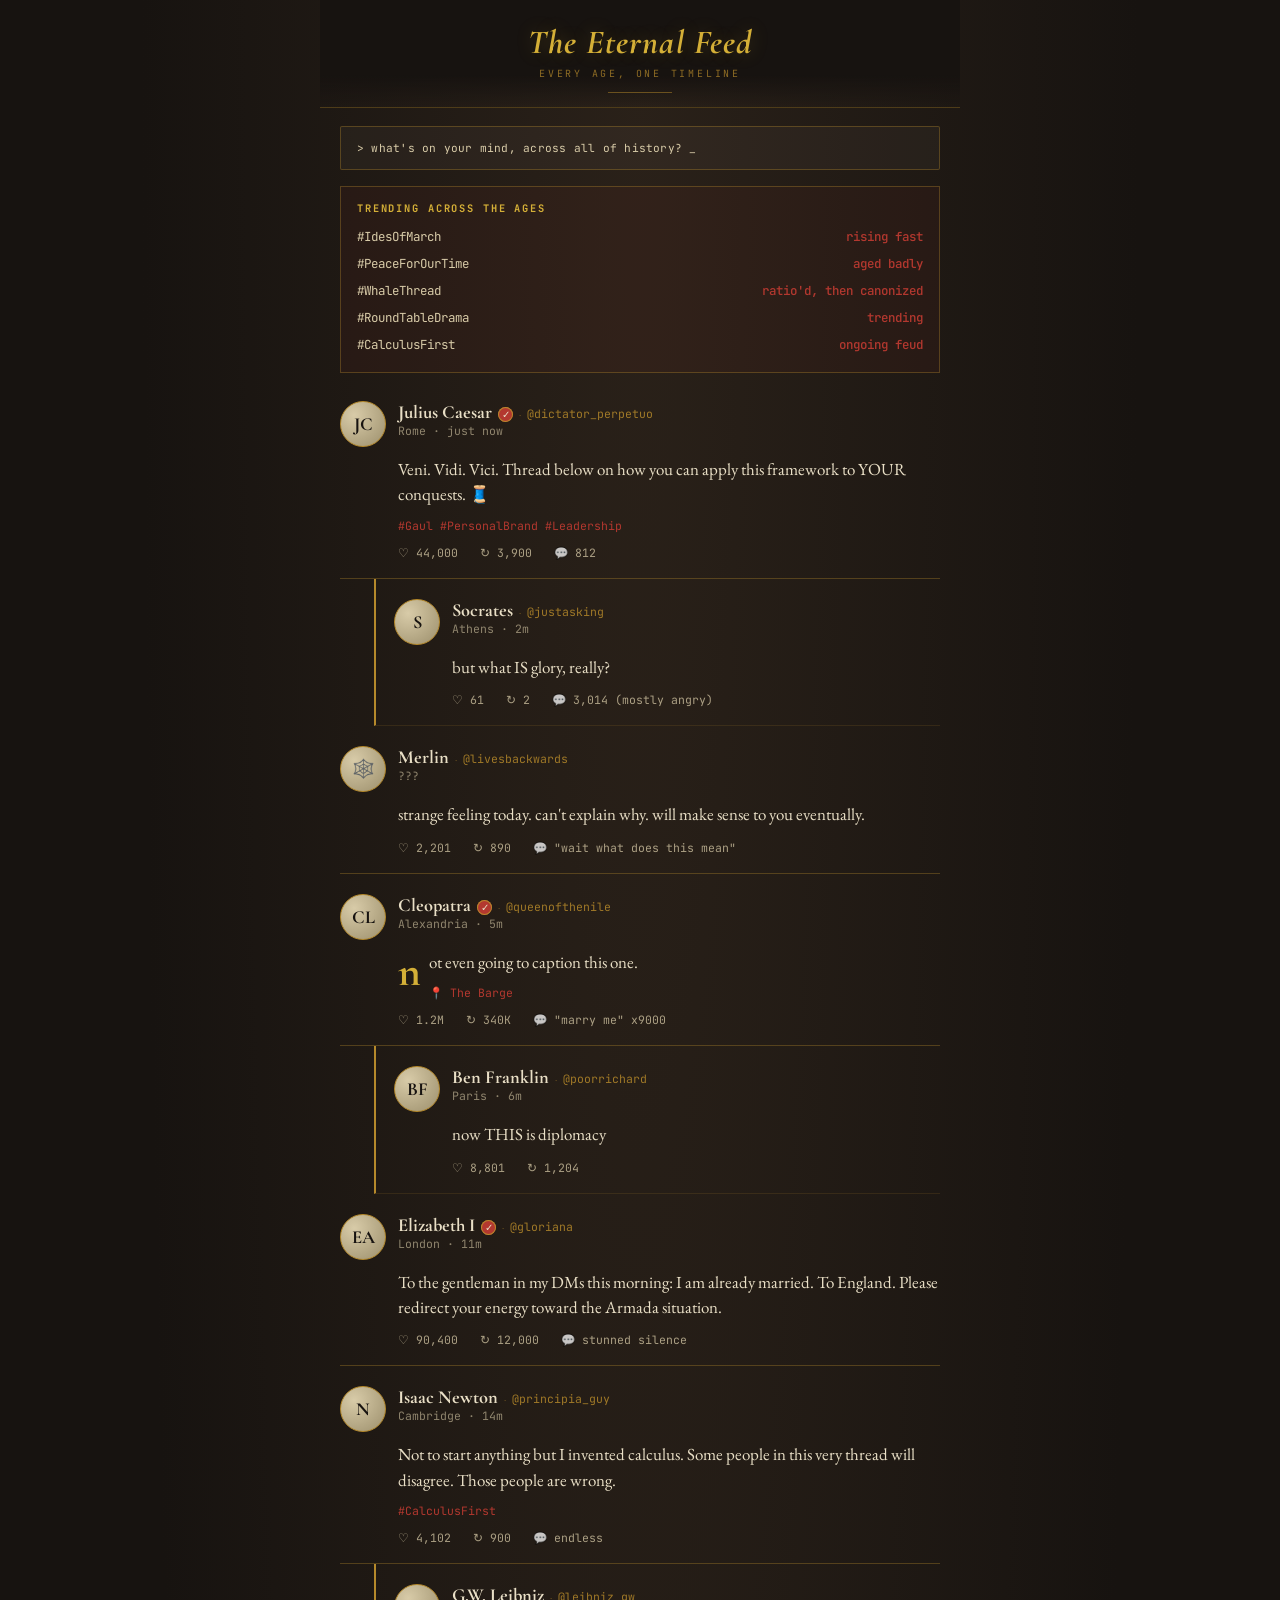
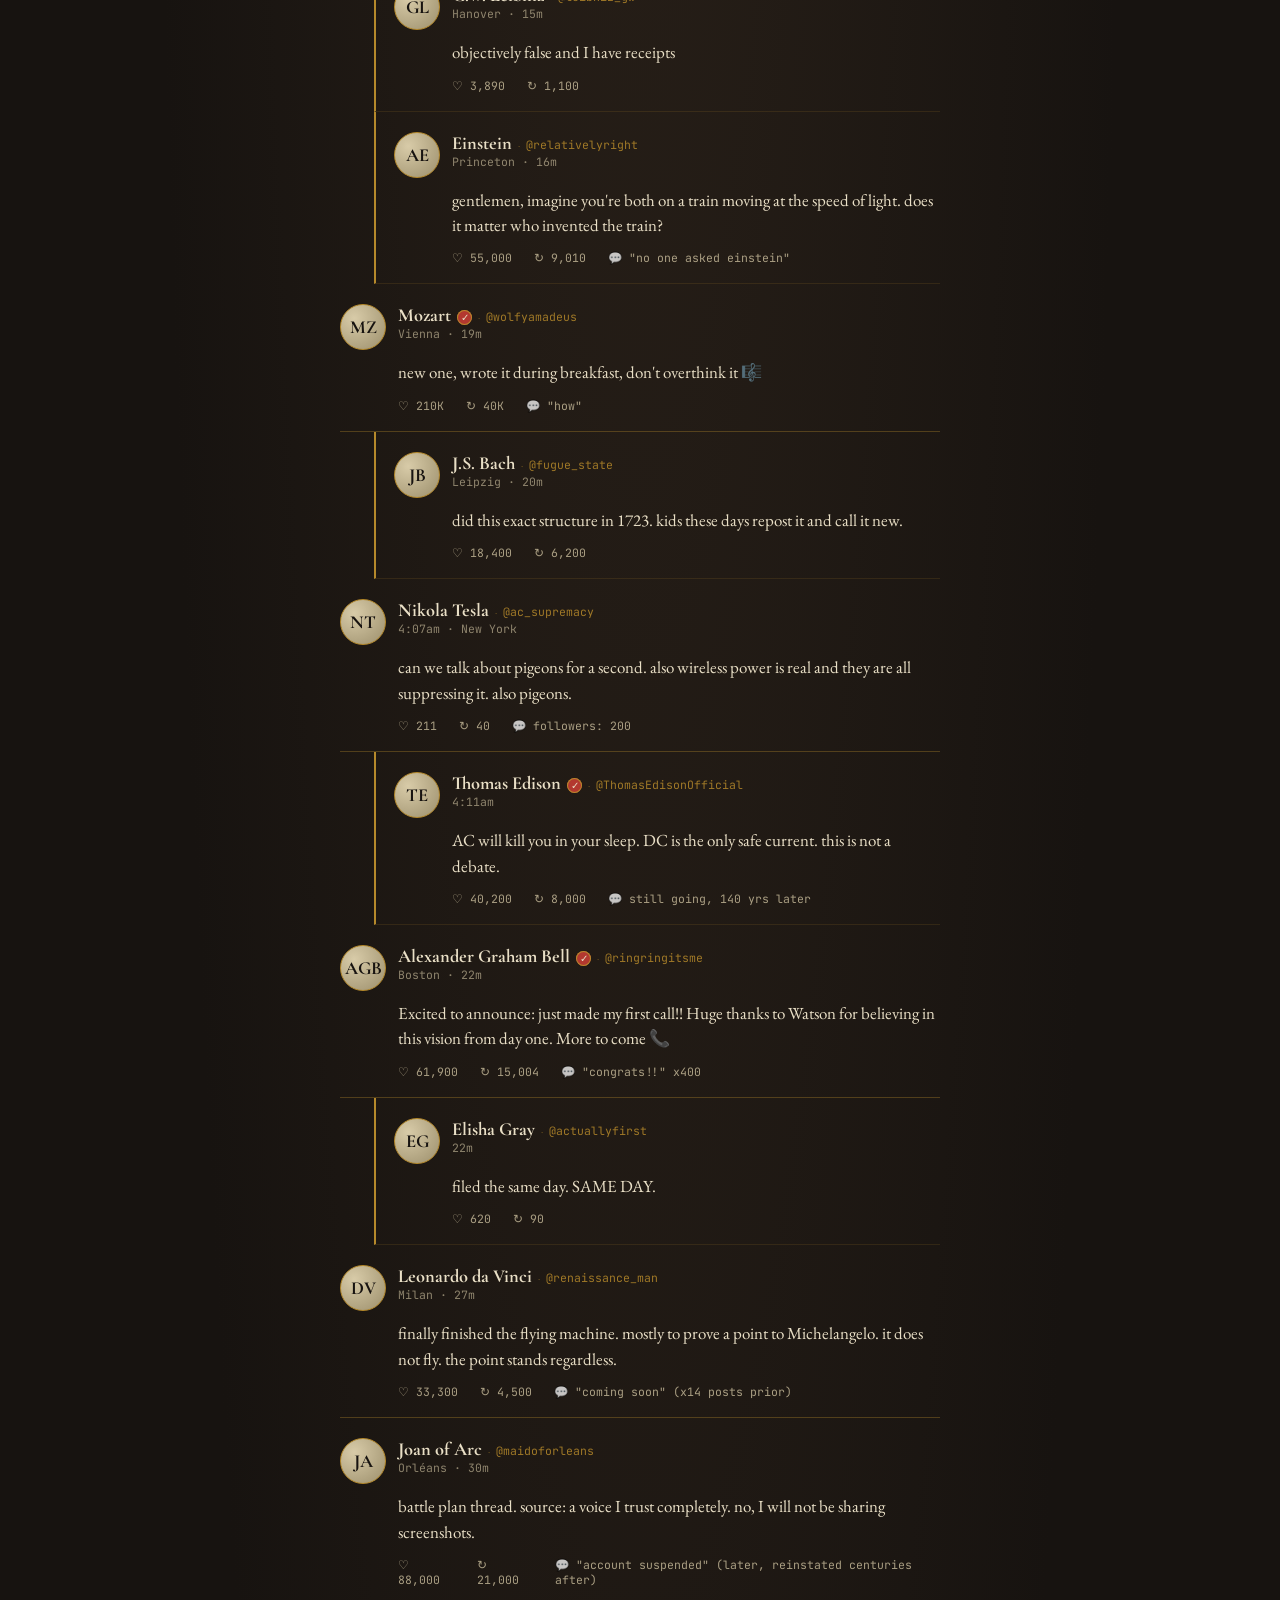
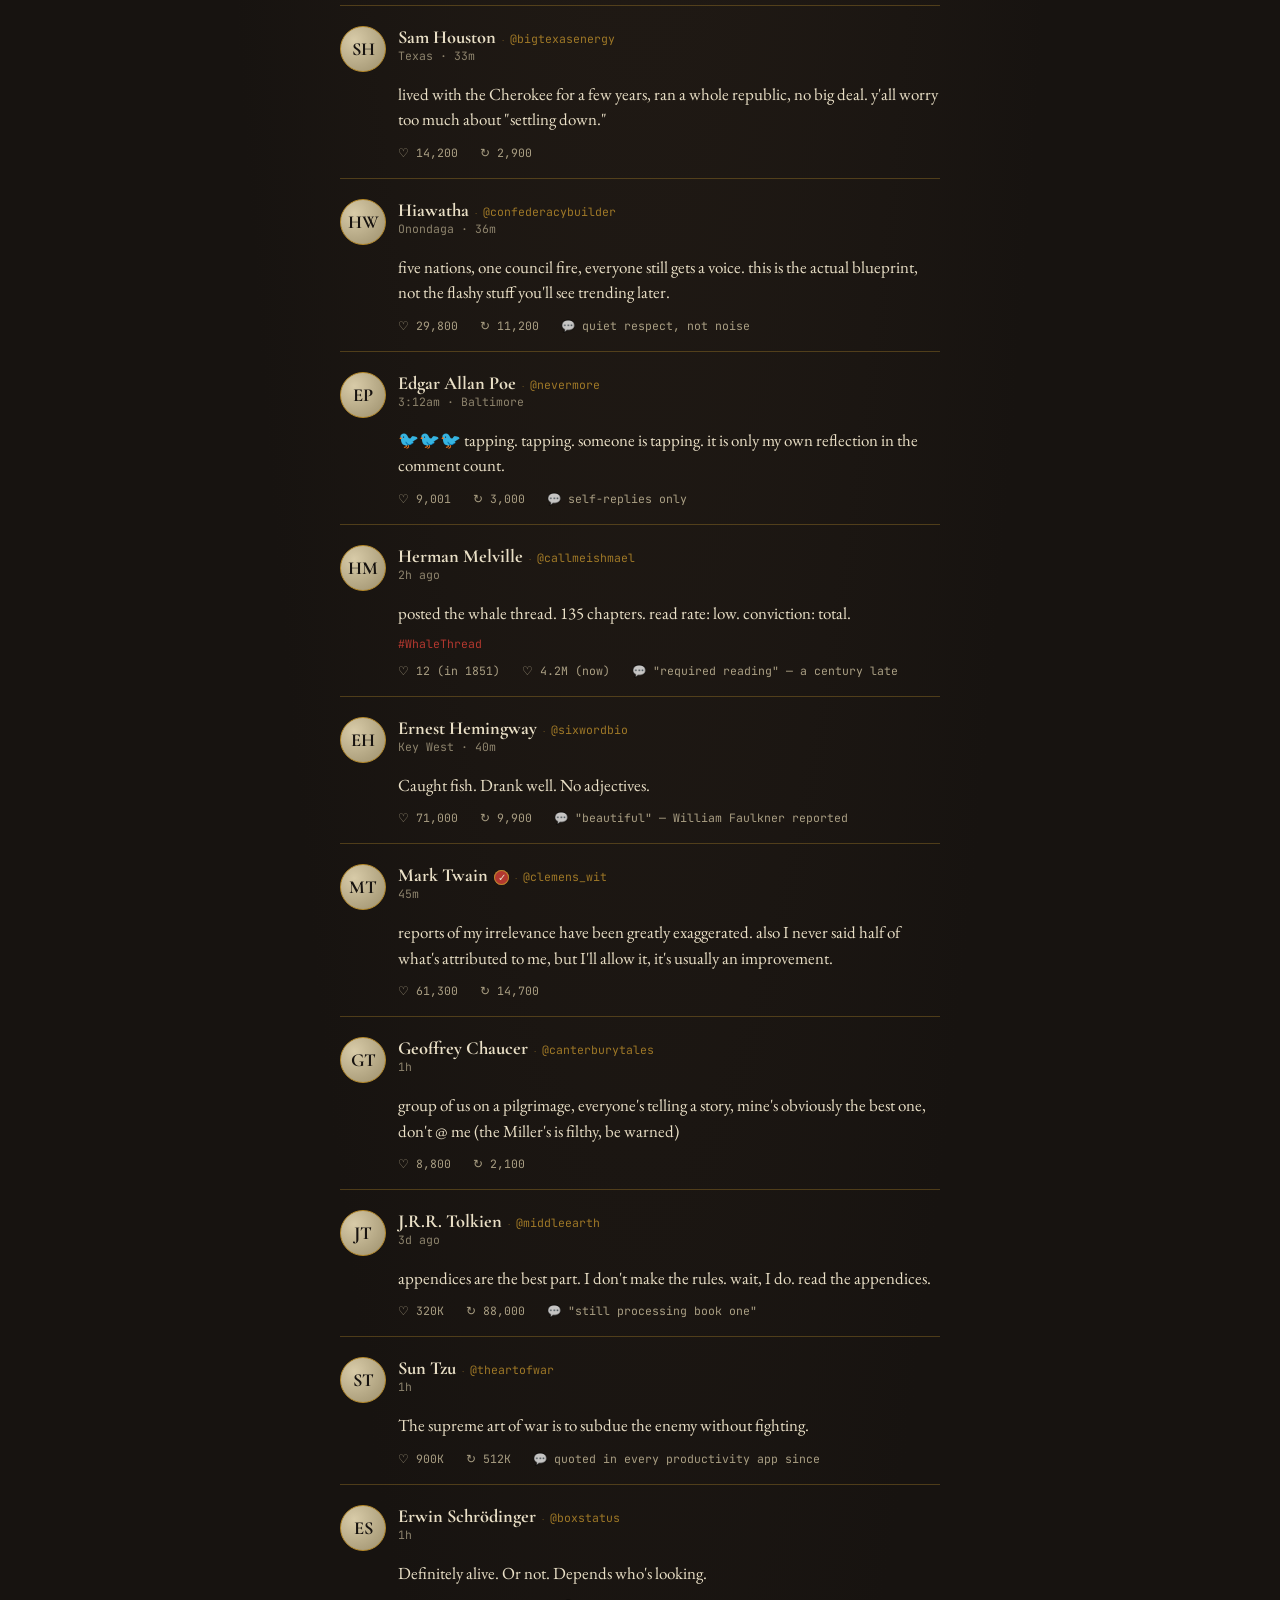
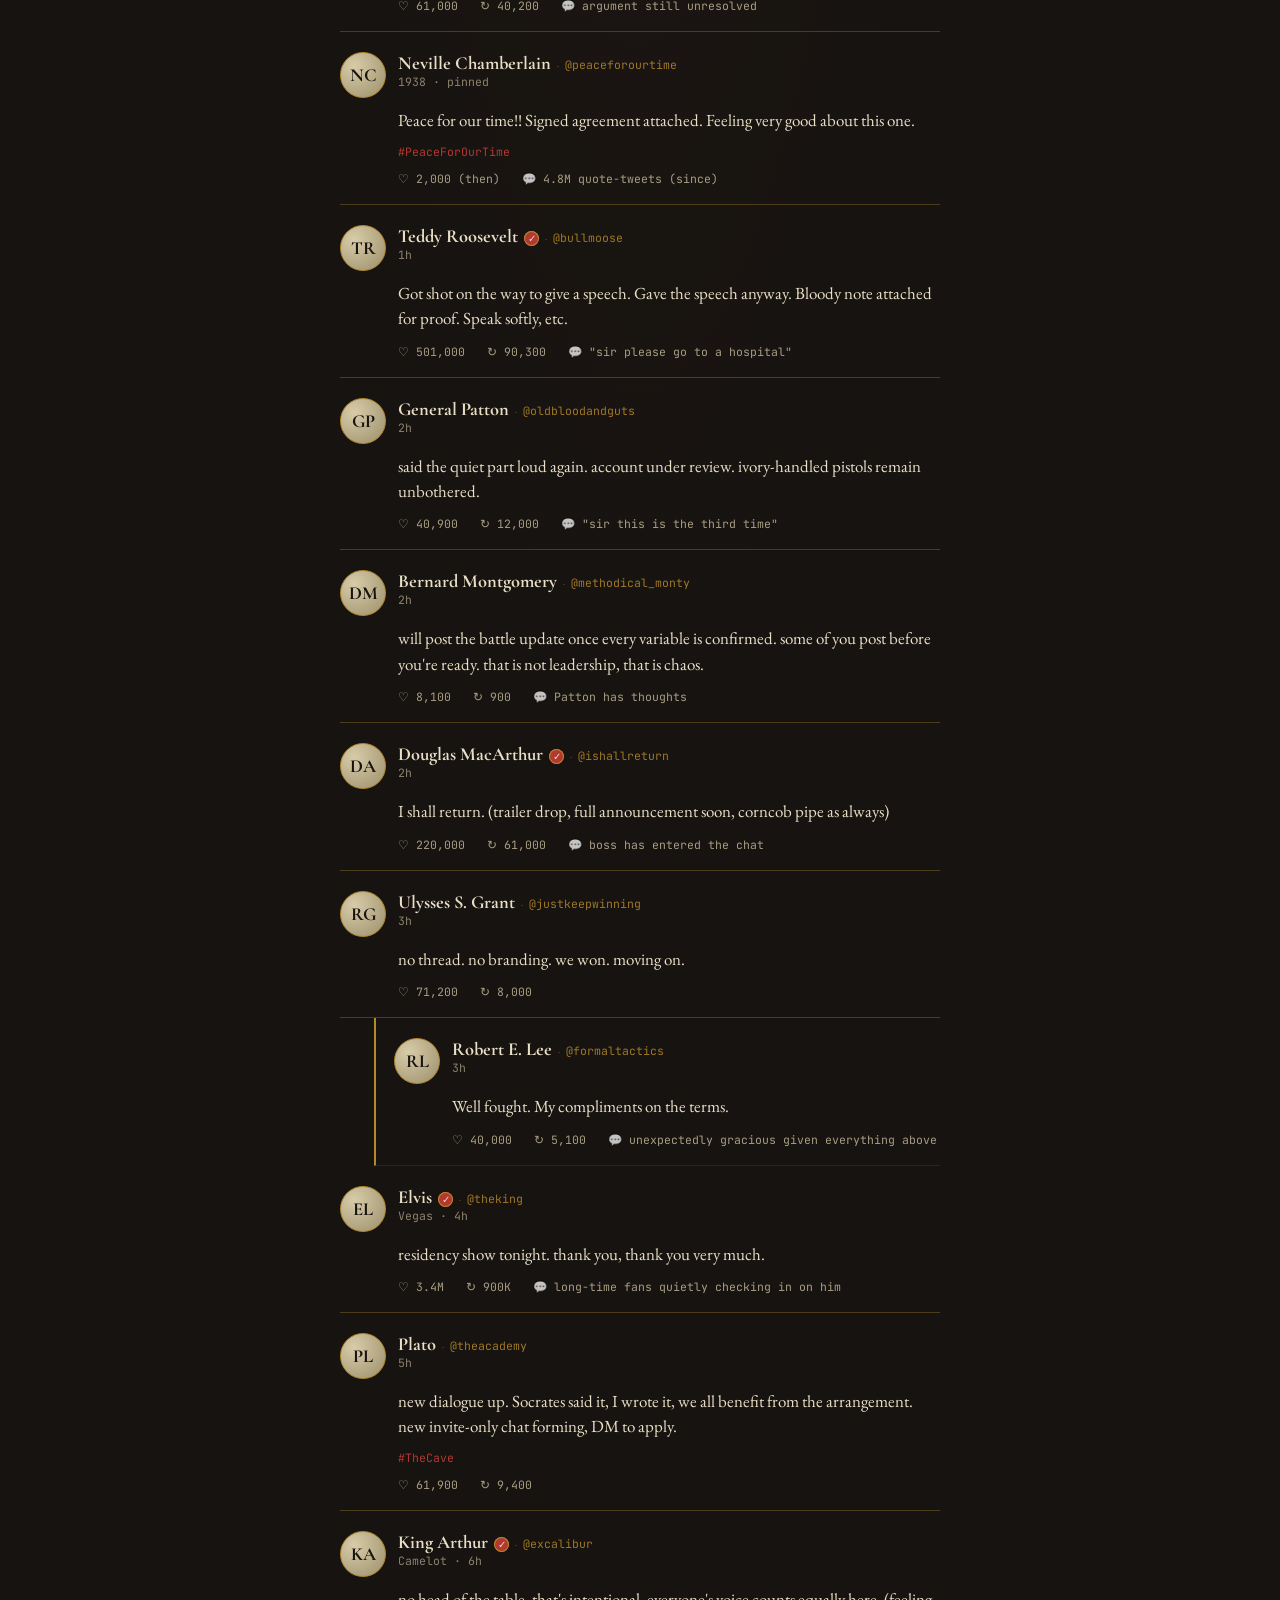
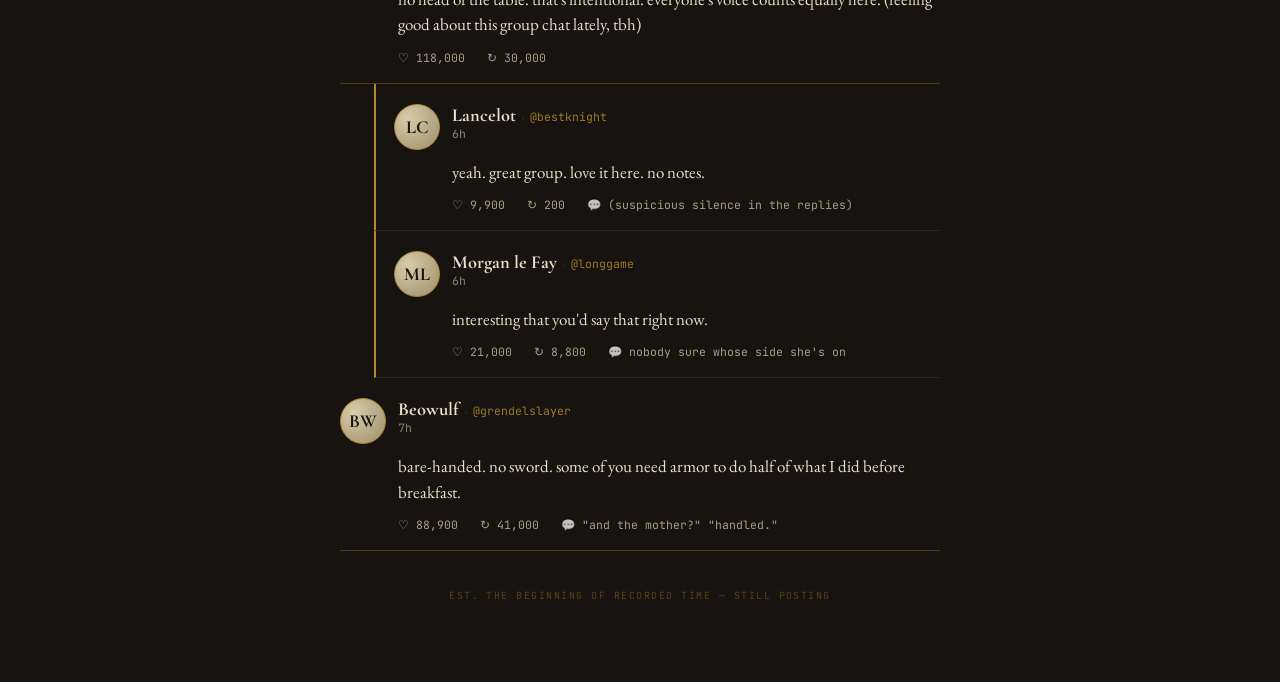
<file: artifacts/eternal-feed.html>
<!DOCTYPE html>
<html lang="en">
<head>
<meta charset="UTF-8">
<meta name="viewport" content="width=device-width, initial-scale=1.0">
<title>THE ETERNAL FEED</title>
<link rel="preconnect" href="https://fonts.googleapis.com">
<link href="https://fonts.googleapis.com/css2?family=Cormorant+Garamond:ital,wght@0,500;0,600;0,700;1,500&family=EB+Garamond:ital,wght@0,400;0,500;1,400&family=JetBrains+Mono:wght@400;500&display=swap" rel="stylesheet">
<style>
  :root{
    --ink:#171310;
    --ink2:#221c17;
    --parch:#e9dfc6;
    --parch-dim:#d8cba8;
    --wax:#8a2a2a;
    --wax-bright:#b3382f;
    --gold:#b5892b;
    --gold-bright:#d4af37;
    --line: rgba(181,137,43,0.35);
  }
  *{box-sizing:border-box;}
  body{
    margin:0;
    background:
      radial-gradient(ellipse at top, #2a2119 0%, var(--ink) 55%);
    color:var(--parch);
    font-family:'EB Garamond', serif;
    min-height:100vh;
  }
  .wrap{max-width:640px; margin:0 auto; padding:0 0 80px;}

  header.top{
    position:sticky; top:0; z-index:10;
    background:linear-gradient(180deg, var(--ink) 70%, transparent);
    padding:22px 20px 14px;
    border-bottom:1px solid var(--line);
  }
  .brand{
    font-family:'Cormorant Garamond', serif;
    font-weight:700;
    font-style:italic;
    font-size:2.1rem;
    letter-spacing:0.03em;
    color:var(--gold-bright);
    text-align:center;
    margin:0;
    text-shadow:0 0 18px rgba(212,175,55,0.25);
  }
  .brand-sub{
    text-align:center;
    font-family:'JetBrains Mono', monospace;
    font-size:0.62rem;
    letter-spacing:0.28em;
    color:var(--gold);
    text-transform:uppercase;
    margin-top:4px;
    opacity:0.75;
  }
  .rule{
    width:64px; height:1px;
    background:var(--gold);
    margin:12px auto 0;
    opacity:0.5;
  }

  .composer{
    margin:18px 20px 6px;
    padding:14px 16px;
    background:rgba(233,223,198,0.04);
    border:1px solid var(--line);
    border-radius:2px;
    font-family:'JetBrains Mono', monospace;
    font-size:0.7rem;
    color:var(--parch-dim);
    letter-spacing:0.02em;
  }

  .feed{padding:8px 20px;}

  .post{
    position:relative;
    padding:20px 0 18px;
    border-bottom:1px solid var(--line);
  }
  .post.reply{
    margin-left:34px;
    padding-left:18px;
    border-left:2px solid var(--gold);
    border-bottom:1px solid rgba(181,137,43,0.15);
  }
  .post-head{
    display:flex;
    align-items:flex-start;
    gap:12px;
  }
  .avatar{
    flex:0 0 auto;
    width:46px; height:46px;
    border-radius:50%;
    background: radial-gradient(circle at 30% 30%, var(--parch-dim), #9c8f6c);
    color:var(--ink);
    display:flex; align-items:center; justify-content:center;
    font-family:'Cormorant Garamond', serif;
    font-weight:700;
    font-size:1.15rem;
    border:1px solid var(--gold);
  }
  .who{flex:1; min-width:0;}
  .namerow{display:flex; align-items:baseline; gap:6px; flex-wrap:wrap;}
  .name{
    font-family:'Cormorant Garamond', serif;
    font-weight:700;
    font-size:1.15rem;
    color:var(--parch);
  }
  .seal{
    display:inline-flex; align-items:center; justify-content:center;
    width:15px; height:15px;
    border-radius:50%;
    background:var(--wax-bright);
    color:var(--parch);
    font-size:0.6rem;
    font-family:'JetBrains Mono',monospace;
    box-shadow:0 0 0 1px var(--gold) inset;
  }
  .handle{
    font-family:'JetBrains Mono', monospace;
    font-size:0.72rem;
    color:var(--gold);
    opacity:0.85;
  }
  .dot{color:var(--gold); opacity:0.5; font-size:0.7rem;}
  .time{
    font-family:'JetBrains Mono', monospace;
    font-size:0.72rem;
    color:var(--parch-dim);
    opacity:0.6;
  }
  .body{
    margin:10px 0 0 58px;
    font-size:1.06rem;
    line-height:1.5;
    color:var(--parch);
  }
  .body .drop{
    float:left;
    font-family:'Cormorant Garamond', serif;
    font-size:2.7rem;
    line-height:0.8;
    font-weight:700;
    color:var(--gold-bright);
    padding-right:8px;
    padding-top:4px;
  }
  .tags{
    margin:10px 0 0 58px;
    font-family:'JetBrains Mono', monospace;
    font-size:0.72rem;
    color:var(--wax-bright);
  }
  .stats{
    margin:12px 0 0 58px;
    display:flex; gap:22px;
    font-family:'JetBrains Mono', monospace;
    font-size:0.72rem;
    color:var(--parch-dim);
    opacity:0.75;
  }
  .stats span{display:flex; align-items:center; gap:5px;}

  .section-label{
    font-family:'JetBrains Mono', monospace;
    font-size:0.65rem;
    letter-spacing:0.22em;
    text-transform:uppercase;
    color:var(--gold);
    opacity:0.7;
    padding:26px 0 4px;
  }

  .trend{
    margin:16px 20px 0;
    padding:14px 16px;
    border:1px solid var(--line);
    background:rgba(139,42,42,0.08);
  }
  .trend h3{
    margin:0 0 8px;
    font-family:'JetBrains Mono', monospace;
    font-size:0.65rem;
    letter-spacing:0.18em;
    text-transform:uppercase;
    color:var(--gold-bright);
  }
  .trend-item{
    display:flex; justify-content:space-between;
    font-family:'JetBrains Mono', monospace;
    font-size:0.78rem;
    padding:5px 0;
    color:var(--parch-dim);
  }
  .trend-item b{color:var(--wax-bright); font-weight:500;}

  footer{
    text-align:center;
    font-family:'JetBrains Mono', monospace;
    font-size:0.62rem;
    letter-spacing:0.15em;
    color:var(--gold);
    opacity:0.4;
    padding:30px 20px 0;
    text-transform:uppercase;
  }

  @media (max-width:480px){
    .body,.tags,.stats{margin-left:0; margin-top:12px;}
    .post-head{flex-wrap:wrap;}
    .post.reply{margin-left:12px; padding-left:12px;}
  }
</style>
</head>
<body>
<div class="wrap">

  <header class="top">
    <p class="brand">The Eternal Feed</p>
    <p class="brand-sub">Every age, one timeline</p>
    <div class="rule"></div>
  </header>

  <div class="composer">&gt; what's on your mind, across all of history? _</div>

  <div class="trend">
    <h3>Trending across the ages</h3>
    <div class="trend-item"><span>#IdesOfMarch</span><b>rising fast</b></div>
    <div class="trend-item"><span>#PeaceForOurTime</span><b>aged badly</b></div>
    <div class="trend-item"><span>#WhaleThread</span><b>ratio'd, then canonized</b></div>
    <div class="trend-item"><span>#RoundTableDrama</span><b>trending</b></div>
    <div class="trend-item"><span>#CalculusFirst</span><b>ongoing feud</b></div>
  </div>

  <div class="feed">

    <div class="post">
      <div class="post-head">
        <div class="avatar">JC</div>
        <div class="who">
          <div class="namerow">
            <span class="name">Julius Caesar</span>
            <span class="seal">✓</span>
            <span class="dot">·</span>
            <span class="handle">@dictator_perpetuo</span>
          </div>
          <div class="time">Rome · just now</div>
        </div>
      </div>
      <div class="body">Veni. Vidi. Vici. Thread below on how you can apply this framework to YOUR conquests. 🧵</div>
      <div class="tags">#Gaul #PersonalBrand #Leadership</div>
      <div class="stats"><span>♡ 44,000</span><span>↻ 3,900</span><span>💬 812</span></div>
    </div>

    <div class="post reply">
      <div class="post-head">
        <div class="avatar">S</div>
        <div class="who">
          <div class="namerow">
            <span class="name">Socrates</span>
            <span class="dot">·</span>
            <span class="handle">@justasking</span>
          </div>
          <div class="time">Athens · 2m</div>
        </div>
      </div>
      <div class="body">but what IS glory, really?</div>
      <div class="stats"><span>♡ 61</span><span>↻ 2</span><span>💬 3,014 (mostly angry)</span></div>
    </div>

    <div class="post">
      <div class="post-head">
        <div class="avatar">🕸️</div>
        <div class="who">
          <div class="namerow">
            <span class="name">Merlin</span>
            <span class="dot">·</span>
            <span class="handle">@livesbackwards</span>
          </div>
          <div class="time">???</div>
        </div>
      </div>
      <div class="body">strange feeling today. can't explain why. will make sense to you eventually.</div>
      <div class="stats"><span>♡ 2,201</span><span>↻ 890</span><span>💬 "wait what does this mean"</span></div>
    </div>

    <div class="post">
      <div class="post-head">
        <div class="avatar">CL</div>
        <div class="who">
          <div class="namerow">
            <span class="name">Cleopatra</span>
            <span class="seal">✓</span>
            <span class="dot">·</span>
            <span class="handle">@queenofthenile</span>
          </div>
          <div class="time">Alexandria · 5m</div>
        </div>
      </div>
      <div class="body"><span class="drop">n</span>ot even going to caption this one.</div>
      <div class="tags">📍 The Barge</div>
      <div class="stats"><span>♡ 1.2M</span><span>↻ 340K</span><span>💬 "marry me" x9000</span></div>
    </div>

    <div class="post reply">
      <div class="post-head">
        <div class="avatar">BF</div>
        <div class="who">
          <div class="namerow">
            <span class="name">Ben Franklin</span>
            <span class="dot">·</span>
            <span class="handle">@poorrichard</span>
          </div>
          <div class="time">Paris · 6m</div>
        </div>
      </div>
      <div class="body">now THIS is diplomacy</div>
      <div class="stats"><span>♡ 8,801</span><span>↻ 1,204</span></div>
    </div>

    <div class="post">
      <div class="post-head">
        <div class="avatar">EA</div>
        <div class="who">
          <div class="namerow">
            <span class="name">Elizabeth I</span>
            <span class="seal">✓</span>
            <span class="dot">·</span>
            <span class="handle">@gloriana</span>
          </div>
          <div class="time">London · 11m</div>
        </div>
      </div>
      <div class="body">To the gentleman in my DMs this morning: I am already married. To England. Please redirect your energy toward the Armada situation.</div>
      <div class="stats"><span>♡ 90,400</span><span>↻ 12,000</span><span>💬 stunned silence</span></div>
    </div>

    <div class="post">
      <div class="post-head">
        <div class="avatar">N</div>
        <div class="who">
          <div class="namerow">
            <span class="name">Isaac Newton</span>
            <span class="dot">·</span>
            <span class="handle">@principia_guy</span>
          </div>
          <div class="time">Cambridge · 14m</div>
        </div>
      </div>
      <div class="body">Not to start anything but I invented calculus. Some people in this very thread will disagree. Those people are wrong.</div>
      <div class="tags">#CalculusFirst</div>
      <div class="stats"><span>♡ 4,102</span><span>↻ 900</span><span>💬 endless</span></div>
    </div>

    <div class="post reply">
      <div class="post-head">
        <div class="avatar">GL</div>
        <div class="who">
          <div class="namerow">
            <span class="name">G.W. Leibniz</span>
            <span class="dot">·</span>
            <span class="handle">@leibniz_gw</span>
          </div>
          <div class="time">Hanover · 15m</div>
        </div>
      </div>
      <div class="body">objectively false and I have receipts</div>
      <div class="stats"><span>♡ 3,890</span><span>↻ 1,100</span></div>
    </div>

    <div class="post reply">
      <div class="post-head">
        <div class="avatar">AE</div>
        <div class="who">
          <div class="namerow">
            <span class="name">Einstein</span>
            <span class="dot">·</span>
            <span class="handle">@relativelyright</span>
          </div>
          <div class="time">Princeton · 16m</div>
        </div>
      </div>
      <div class="body">gentlemen, imagine you're both on a train moving at the speed of light. does it matter who invented the train?</div>
      <div class="stats"><span>♡ 55,000</span><span>↻ 9,010</span><span>💬 "no one asked einstein"</span></div>
    </div>

    <div class="post">
      <div class="post-head">
        <div class="avatar">MZ</div>
        <div class="who">
          <div class="namerow">
            <span class="name">Mozart</span>
            <span class="seal">✓</span>
            <span class="dot">·</span>
            <span class="handle">@wolfyamadeus</span>
          </div>
          <div class="time">Vienna · 19m</div>
        </div>
      </div>
      <div class="body">new one, wrote it during breakfast, don't overthink it 🎼</div>
      <div class="stats"><span>♡ 210K</span><span>↻ 40K</span><span>💬 "how"</span></div>
    </div>

    <div class="post reply">
      <div class="post-head">
        <div class="avatar">JB</div>
        <div class="who">
          <div class="namerow">
            <span class="name">J.S. Bach</span>
            <span class="dot">·</span>
            <span class="handle">@fugue_state</span>
          </div>
          <div class="time">Leipzig · 20m</div>
        </div>
      </div>
      <div class="body">did this exact structure in 1723. kids these days repost it and call it new.</div>
      <div class="stats"><span>♡ 18,400</span><span>↻ 6,200</span></div>
    </div>

    <div class="post">
      <div class="post-head">
        <div class="avatar">NT</div>
        <div class="who">
          <div class="namerow">
            <span class="name">Nikola Tesla</span>
            <span class="dot">·</span>
            <span class="handle">@ac_supremacy</span>
          </div>
          <div class="time">4:07am · New York</div>
        </div>
      </div>
      <div class="body">can we talk about pigeons for a second. also wireless power is real and they are all suppressing it. also pigeons.</div>
      <div class="stats"><span>♡ 211</span><span>↻ 40</span><span>💬 followers: 200</span></div>
    </div>

    <div class="post reply">
      <div class="post-head">
        <div class="avatar">TE</div>
        <div class="who">
          <div class="namerow">
            <span class="name">Thomas Edison</span>
            <span class="seal">✓</span>
            <span class="dot">·</span>
            <span class="handle">@ThomasEdisonOfficial</span>
          </div>
          <div class="time">4:11am</div>
        </div>
      </div>
      <div class="body">AC will kill you in your sleep. DC is the only safe current. this is not a debate.</div>
      <div class="stats"><span>♡ 40,200</span><span>↻ 8,000</span><span>💬 still going, 140 yrs later</span></div>
    </div>

    <div class="post">
      <div class="post-head">
        <div class="avatar">AGB</div>
        <div class="who">
          <div class="namerow">
            <span class="name">Alexander Graham Bell</span>
            <span class="seal">✓</span>
            <span class="dot">·</span>
            <span class="handle">@ringringitsme</span>
          </div>
          <div class="time">Boston · 22m</div>
        </div>
      </div>
      <div class="body">Excited to announce: just made my first call!! Huge thanks to Watson for believing in this vision from day one. More to come 📞</div>
      <div class="stats"><span>♡ 61,900</span><span>↻ 15,004</span><span>💬 "congrats!!" x400</span></div>
    </div>

    <div class="post reply">
      <div class="post-head">
        <div class="avatar">EG</div>
        <div class="who">
          <div class="namerow">
            <span class="name">Elisha Gray</span>
            <span class="dot">·</span>
            <span class="handle">@actuallyfirst</span>
          </div>
          <div class="time">22m</div>
        </div>
      </div>
      <div class="body">filed the same day. SAME DAY.</div>
      <div class="stats"><span>♡ 620</span><span>↻ 90</span></div>
    </div>

    <div class="post">
      <div class="post-head">
        <div class="avatar">DV</div>
        <div class="who">
          <div class="namerow">
            <span class="name">Leonardo da Vinci</span>
            <span class="dot">·</span>
            <span class="handle">@renaissance_man</span>
          </div>
          <div class="time">Milan · 27m</div>
        </div>
      </div>
      <div class="body">finally finished the flying machine. mostly to prove a point to Michelangelo. it does not fly. the point stands regardless.</div>
      <div class="stats"><span>♡ 33,300</span><span>↻ 4,500</span><span>💬 "coming soon" (x14 posts prior)</span></div>
    </div>

    <div class="post">
      <div class="post-head">
        <div class="avatar">JA</div>
        <div class="who">
          <div class="namerow">
            <span class="name">Joan of Arc</span>
            <span class="dot">·</span>
            <span class="handle">@maidoforleans</span>
          </div>
          <div class="time">Orléans · 30m</div>
        </div>
      </div>
      <div class="body">battle plan thread. source: a voice I trust completely. no, I will not be sharing screenshots.</div>
      <div class="stats"><span>♡ 88,000</span><span>↻ 21,000</span><span>💬 "account suspended" (later, reinstated centuries after)</span></div>
    </div>

    <div class="post">
      <div class="post-head">
        <div class="avatar">SH</div>
        <div class="who">
          <div class="namerow">
            <span class="name">Sam Houston</span>
            <span class="dot">·</span>
            <span class="handle">@bigtexasenergy</span>
          </div>
          <div class="time">Texas · 33m</div>
        </div>
      </div>
      <div class="body">lived with the Cherokee for a few years, ran a whole republic, no big deal. y'all worry too much about "settling down."</div>
      <div class="stats"><span>♡ 14,200</span><span>↻ 2,900</span></div>
    </div>

    <div class="post">
      <div class="post-head">
        <div class="avatar">HW</div>
        <div class="who">
          <div class="namerow">
            <span class="name">Hiawatha</span>
            <span class="dot">·</span>
            <span class="handle">@confederacybuilder</span>
          </div>
          <div class="time">Onondaga · 36m</div>
        </div>
      </div>
      <div class="body">five nations, one council fire, everyone still gets a voice. this is the actual blueprint, not the flashy stuff you'll see trending later.</div>
      <div class="stats"><span>♡ 29,800</span><span>↻ 11,200</span><span>💬 quiet respect, not noise</span></div>
    </div>

    <div class="post">
      <div class="post-head">
        <div class="avatar">EP</div>
        <div class="who">
          <div class="namerow">
            <span class="name">Edgar Allan Poe</span>
            <span class="dot">·</span>
            <span class="handle">@nevermore</span>
          </div>
          <div class="time">3:12am · Baltimore</div>
        </div>
      </div>
      <div class="body">🐦🐦🐦 tapping. tapping. someone is tapping. it is only my own reflection in the comment count.</div>
      <div class="stats"><span>♡ 9,001</span><span>↻ 3,000</span><span>💬 self-replies only</span></div>
    </div>

    <div class="post">
      <div class="post-head">
        <div class="avatar">HM</div>
        <div class="who">
          <div class="namerow">
            <span class="name">Herman Melville</span>
            <span class="dot">·</span>
            <span class="handle">@callmeishmael</span>
          </div>
          <div class="time">2h ago</div>
        </div>
      </div>
      <div class="body">posted the whale thread. 135 chapters. read rate: low. conviction: total.</div>
      <div class="tags">#WhaleThread</div>
      <div class="stats"><span>♡ 12 (in 1851)</span><span>♡ 4.2M (now)</span><span>💬 "required reading" — a century late</span></div>
    </div>

    <div class="post">
      <div class="post-head">
        <div class="avatar">EH</div>
        <div class="who">
          <div class="namerow">
            <span class="name">Ernest Hemingway</span>
            <span class="dot">·</span>
            <span class="handle">@sixwordbio</span>
          </div>
          <div class="time">Key West · 40m</div>
        </div>
      </div>
      <div class="body">Caught fish. Drank well. No adjectives.</div>
      <div class="stats"><span>♡ 71,000</span><span>↻ 9,900</span><span>💬 "beautiful" — William Faulkner reported</span></div>
    </div>

    <div class="post">
      <div class="post-head">
        <div class="avatar">MT</div>
        <div class="who">
          <div class="namerow">
            <span class="name">Mark Twain</span>
            <span class="seal">✓</span>
            <span class="dot">·</span>
            <span class="handle">@clemens_wit</span>
          </div>
          <div class="time">45m</div>
        </div>
      </div>
      <div class="body">reports of my irrelevance have been greatly exaggerated. also I never said half of what's attributed to me, but I'll allow it, it's usually an improvement.</div>
      <div class="stats"><span>♡ 61,300</span><span>↻ 14,700</span></div>
    </div>

    <div class="post">
      <div class="post-head">
        <div class="avatar">GT</div>
        <div class="who">
          <div class="namerow">
            <span class="name">Geoffrey Chaucer</span>
            <span class="dot">·</span>
            <span class="handle">@canterburytales</span>
          </div>
          <div class="time">1h</div>
        </div>
      </div>
      <div class="body">group of us on a pilgrimage, everyone's telling a story, mine's obviously the best one, don't @ me (the Miller's is filthy, be warned)</div>
      <div class="stats"><span>♡ 8,800</span><span>↻ 2,100</span></div>
    </div>

    <div class="post">
      <div class="post-head">
        <div class="avatar">JT</div>
        <div class="who">
          <div class="namerow">
            <span class="name">J.R.R. Tolkien</span>
            <span class="dot">·</span>
            <span class="handle">@middleearth</span>
          </div>
          <div class="time">3d ago</div>
        </div>
      </div>
      <div class="body">appendices are the best part. I don't make the rules. wait, I do. read the appendices.</div>
      <div class="stats"><span>♡ 320K</span><span>↻ 88,000</span><span>💬 "still processing book one"</span></div>
    </div>

    <div class="post">
      <div class="post-head">
        <div class="avatar">ST</div>
        <div class="who">
          <div class="namerow">
            <span class="name">Sun Tzu</span>
            <span class="dot">·</span>
            <span class="handle">@theartofwar</span>
          </div>
          <div class="time">1h</div>
        </div>
      </div>
      <div class="body">The supreme art of war is to subdue the enemy without fighting.</div>
      <div class="stats"><span>♡ 900K</span><span>↻ 512K</span><span>💬 quoted in every productivity app since</span></div>
    </div>

    <div class="post">
      <div class="post-head">
        <div class="avatar">ES</div>
        <div class="who">
          <div class="namerow">
            <span class="name">Erwin Schrödinger</span>
            <span class="dot">·</span>
            <span class="handle">@boxstatus</span>
          </div>
          <div class="time">1h</div>
        </div>
      </div>
      <div class="body">Definitely alive. Or not. Depends who's looking.</div>
      <div class="stats"><span>♡ 61,000</span><span>↻ 40,200</span><span>💬 argument still unresolved</span></div>
    </div>

    <div class="post">
      <div class="post-head">
        <div class="avatar">NC</div>
        <div class="who">
          <div class="namerow">
            <span class="name">Neville Chamberlain</span>
            <span class="dot">·</span>
            <span class="handle">@peaceforourtime</span>
          </div>
          <div class="time">1938 · pinned</div>
        </div>
      </div>
      <div class="body">Peace for our time!! Signed agreement attached. Feeling very good about this one.</div>
      <div class="tags">#PeaceForOurTime</div>
      <div class="stats"><span>♡ 2,000 (then)</span><span>💬 4.8M quote-tweets (since)</span></div>
    </div>

    <div class="post">
      <div class="post-head">
        <div class="avatar">TR</div>
        <div class="who">
          <div class="namerow">
            <span class="name">Teddy Roosevelt</span>
            <span class="seal">✓</span>
            <span class="dot">·</span>
            <span class="handle">@bullmoose</span>
          </div>
          <div class="time">1h</div>
        </div>
      </div>
      <div class="body">Got shot on the way to give a speech. Gave the speech anyway. Bloody note attached for proof. Speak softly, etc.</div>
      <div class="stats"><span>♡ 501,000</span><span>↻ 90,300</span><span>💬 "sir please go to a hospital"</span></div>
    </div>

    <div class="post">
      <div class="post-head">
        <div class="avatar">GP</div>
        <div class="who">
          <div class="namerow">
            <span class="name">General Patton</span>
            <span class="dot">·</span>
            <span class="handle">@oldbloodandguts</span>
          </div>
          <div class="time">2h</div>
        </div>
      </div>
      <div class="body">said the quiet part loud again. account under review. ivory-handled pistols remain unbothered.</div>
      <div class="stats"><span>♡ 40,900</span><span>↻ 12,000</span><span>💬 "sir this is the third time"</span></div>
    </div>

    <div class="post">
      <div class="post-head">
        <div class="avatar">DM</div>
        <div class="who">
          <div class="namerow">
            <span class="name">Bernard Montgomery</span>
            <span class="dot">·</span>
            <span class="handle">@methodical_monty</span>
          </div>
          <div class="time">2h</div>
        </div>
      </div>
      <div class="body">will post the battle update once every variable is confirmed. some of you post before you're ready. that is not leadership, that is chaos.</div>
      <div class="stats"><span>♡ 8,100</span><span>↻ 900</span><span>💬 Patton has thoughts</span></div>
    </div>

    <div class="post">
      <div class="post-head">
        <div class="avatar">DA</div>
        <div class="who">
          <div class="namerow">
            <span class="name">Douglas MacArthur</span>
            <span class="seal">✓</span>
            <span class="dot">·</span>
            <span class="handle">@ishallreturn</span>
          </div>
          <div class="time">2h</div>
        </div>
      </div>
      <div class="body">I shall return. (trailer drop, full announcement soon, corncob pipe as always)</div>
      <div class="stats"><span>♡ 220,000</span><span>↻ 61,000</span><span>💬 boss has entered the chat</span></div>
    </div>

    <div class="post">
      <div class="post-head">
        <div class="avatar">RG</div>
        <div class="who">
          <div class="namerow">
            <span class="name">Ulysses S. Grant</span>
            <span class="dot">·</span>
            <span class="handle">@justkeepwinning</span>
          </div>
          <div class="time">3h</div>
        </div>
      </div>
      <div class="body">no thread. no branding. we won. moving on.</div>
      <div class="stats"><span>♡ 71,200</span><span>↻ 8,000</span></div>
    </div>

    <div class="post reply">
      <div class="post-head">
        <div class="avatar">RL</div>
        <div class="who">
          <div class="namerow">
            <span class="name">Robert E. Lee</span>
            <span class="dot">·</span>
            <span class="handle">@formaltactics</span>
          </div>
          <div class="time">3h</div>
        </div>
      </div>
      <div class="body">Well fought. My compliments on the terms.</div>
      <div class="stats"><span>♡ 40,000</span><span>↻ 5,100</span><span>💬 unexpectedly gracious given everything above</span></div>
    </div>

    <div class="post">
      <div class="post-head">
        <div class="avatar">EL</div>
        <div class="who">
          <div class="namerow">
            <span class="name">Elvis</span>
            <span class="seal">✓</span>
            <span class="dot">·</span>
            <span class="handle">@theking</span>
          </div>
          <div class="time">Vegas · 4h</div>
        </div>
      </div>
      <div class="body">residency show tonight. thank you, thank you very much.</div>
      <div class="stats"><span>♡ 3.4M</span><span>↻ 900K</span><span>💬 long-time fans quietly checking in on him</span></div>
    </div>

    <div class="post">
      <div class="post-head">
        <div class="avatar">PL</div>
        <div class="who">
          <div class="namerow">
            <span class="name">Plato</span>
            <span class="dot">·</span>
            <span class="handle">@theacademy</span>
          </div>
          <div class="time">5h</div>
        </div>
      </div>
      <div class="body">new dialogue up. Socrates said it, I wrote it, we all benefit from the arrangement. new invite-only chat forming, DM to apply.</div>
      <div class="tags">#TheCave</div>
      <div class="stats"><span>♡ 61,900</span><span>↻ 9,400</span></div>
    </div>

    <div class="post">
      <div class="post-head">
        <div class="avatar">KA</div>
        <div class="who">
          <div class="namerow">
            <span class="name">King Arthur</span>
            <span class="seal">✓</span>
            <span class="dot">·</span>
            <span class="handle">@excalibur</span>
          </div>
          <div class="time">Camelot · 6h</div>
        </div>
      </div>
      <div class="body">no head of the table. that's intentional. everyone's voice counts equally here. (feeling good about this group chat lately, tbh)</div>
      <div class="stats"><span>♡ 118,000</span><span>↻ 30,000</span></div>
    </div>

    <div class="post reply">
      <div class="post-head">
        <div class="avatar">LC</div>
        <div class="who">
          <div class="namerow">
            <span class="name">Lancelot</span>
            <span class="dot">·</span>
            <span class="handle">@bestknight</span>
          </div>
          <div class="time">6h</div>
        </div>
      </div>
      <div class="body">yeah. great group. love it here. no notes.</div>
      <div class="stats"><span>♡ 9,900</span><span>↻ 200</span><span>💬 (suspicious silence in the replies)</span></div>
    </div>

    <div class="post reply">
      <div class="post-head">
        <div class="avatar">ML</div>
        <div class="who">
          <div class="namerow">
            <span class="name">Morgan le Fay</span>
            <span class="dot">·</span>
            <span class="handle">@longgame</span>
          </div>
          <div class="time">6h</div>
        </div>
      </div>
      <div class="body">interesting that you'd say that right now.</div>
      <div class="stats"><span>♡ 21,000</span><span>↻ 8,800</span><span>💬 nobody sure whose side she's on</span></div>
    </div>

    <div class="post">
      <div class="post-head">
        <div class="avatar">BW</div>
        <div class="who">
          <div class="namerow">
            <span class="name">Beowulf</span>
            <span class="dot">·</span>
            <span class="handle">@grendelslayer</span>
          </div>
          <div class="time">7h</div>
        </div>
      </div>
      <div class="body">bare-handed. no sword. some of you need armor to do half of what I did before breakfast.</div>
      <div class="stats"><span>♡ 88,900</span><span>↻ 41,000</span><span>💬 "and the mother?" "handled."</span></div>
    </div>

  </div>

  <footer>est. the beginning of recorded time — still posting</footer>
</div>
</body>
</html>
</file>
